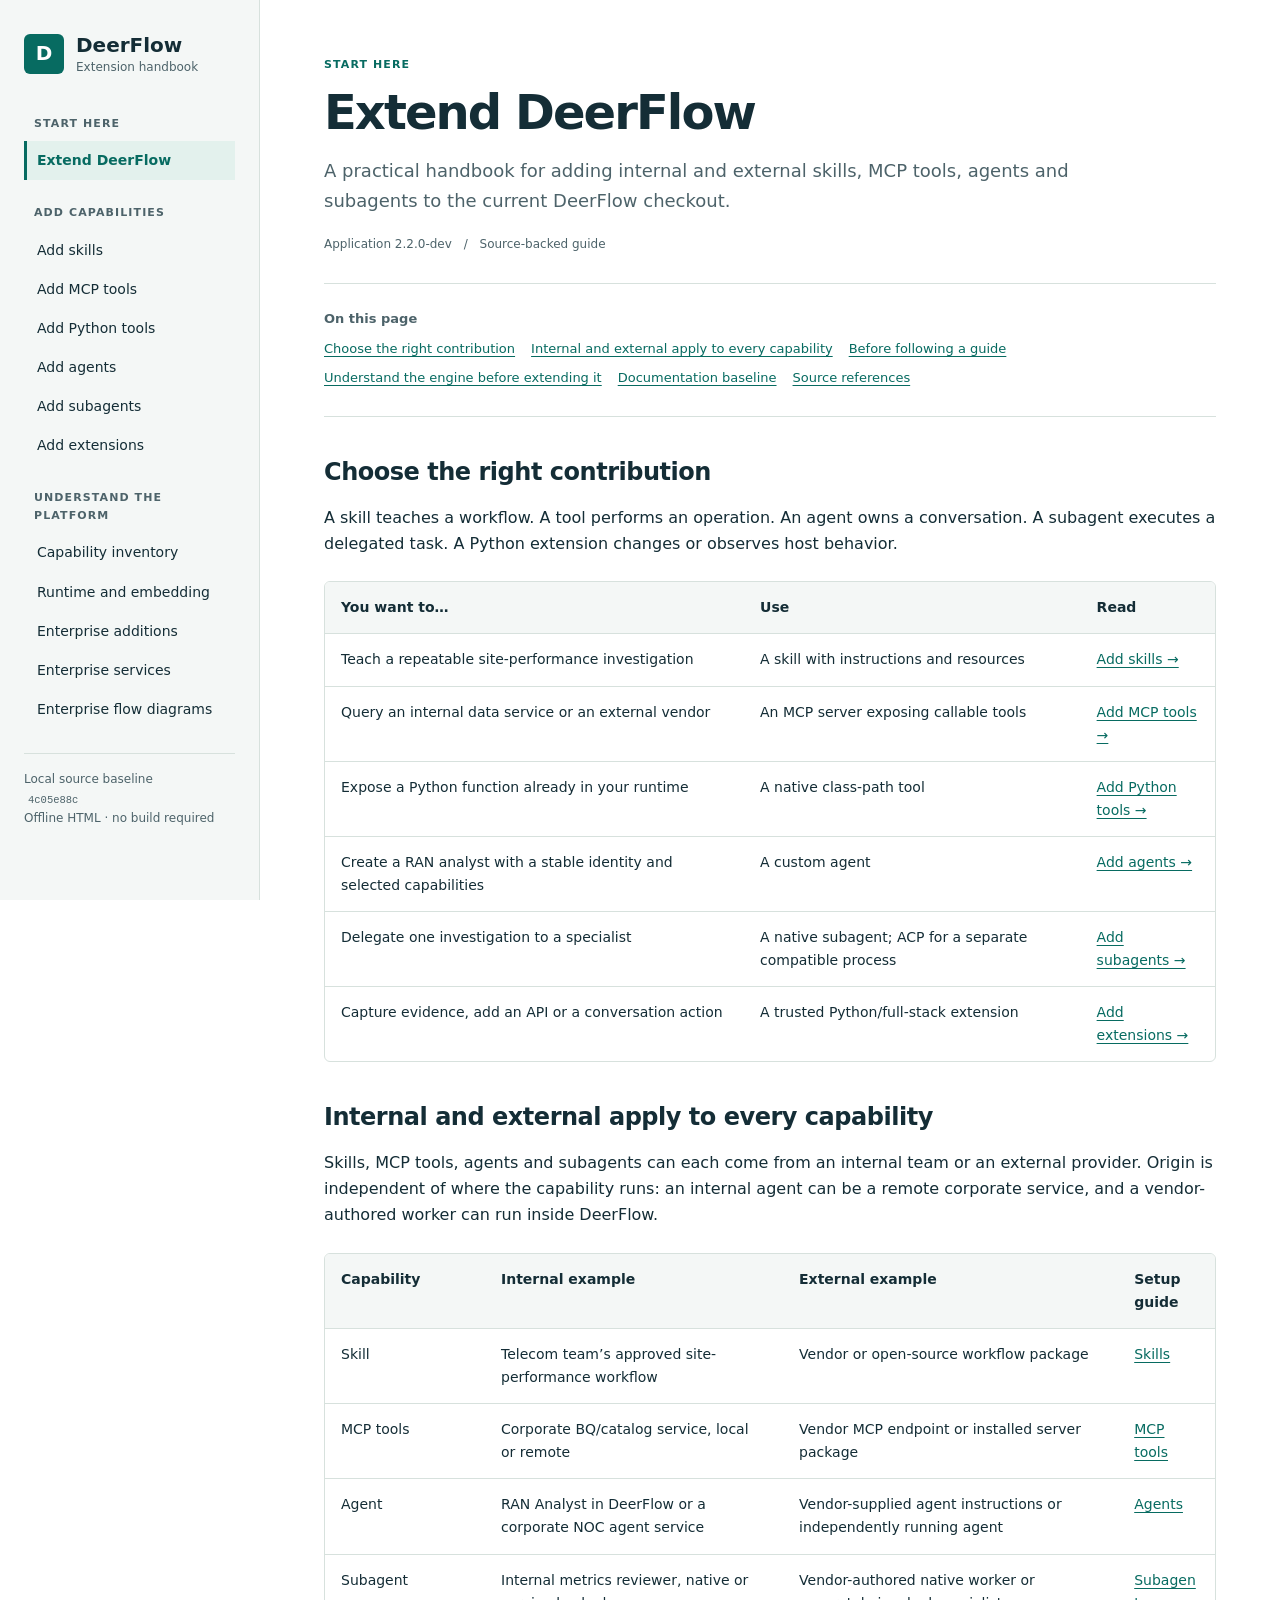
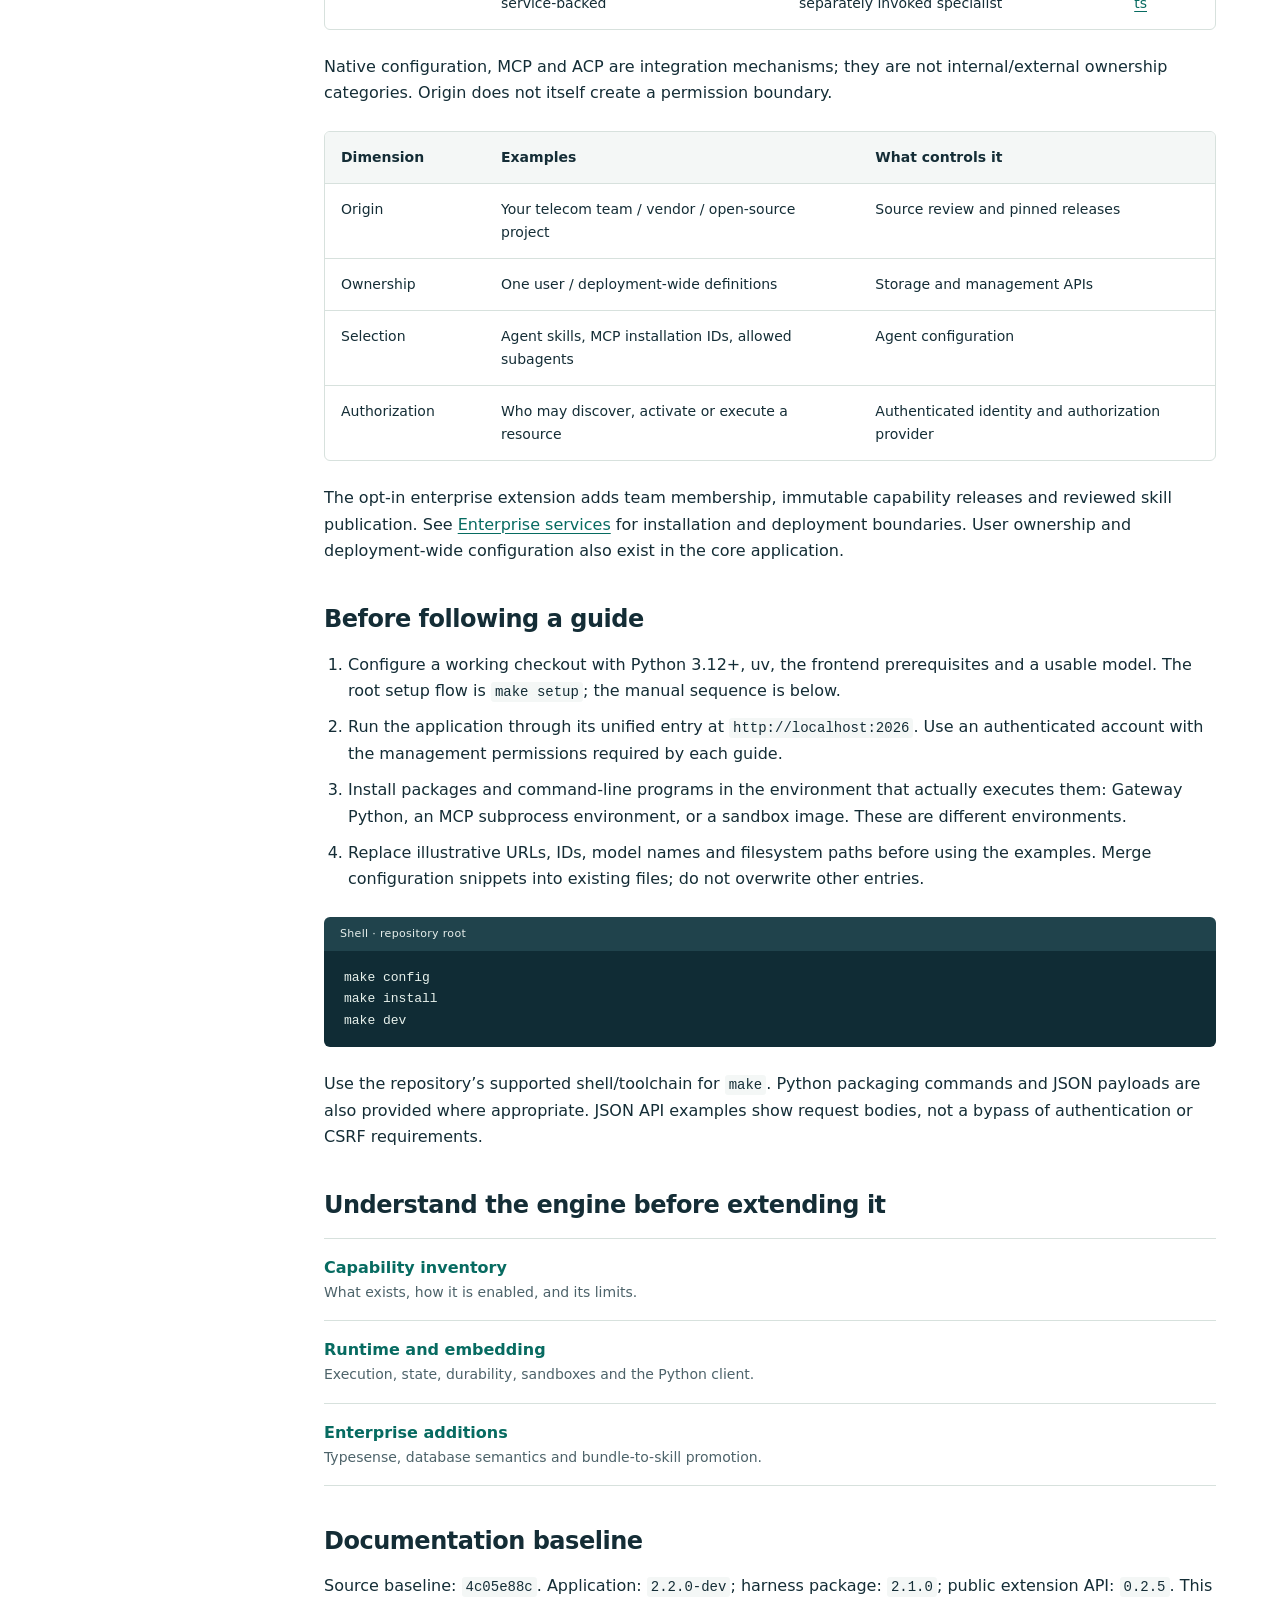
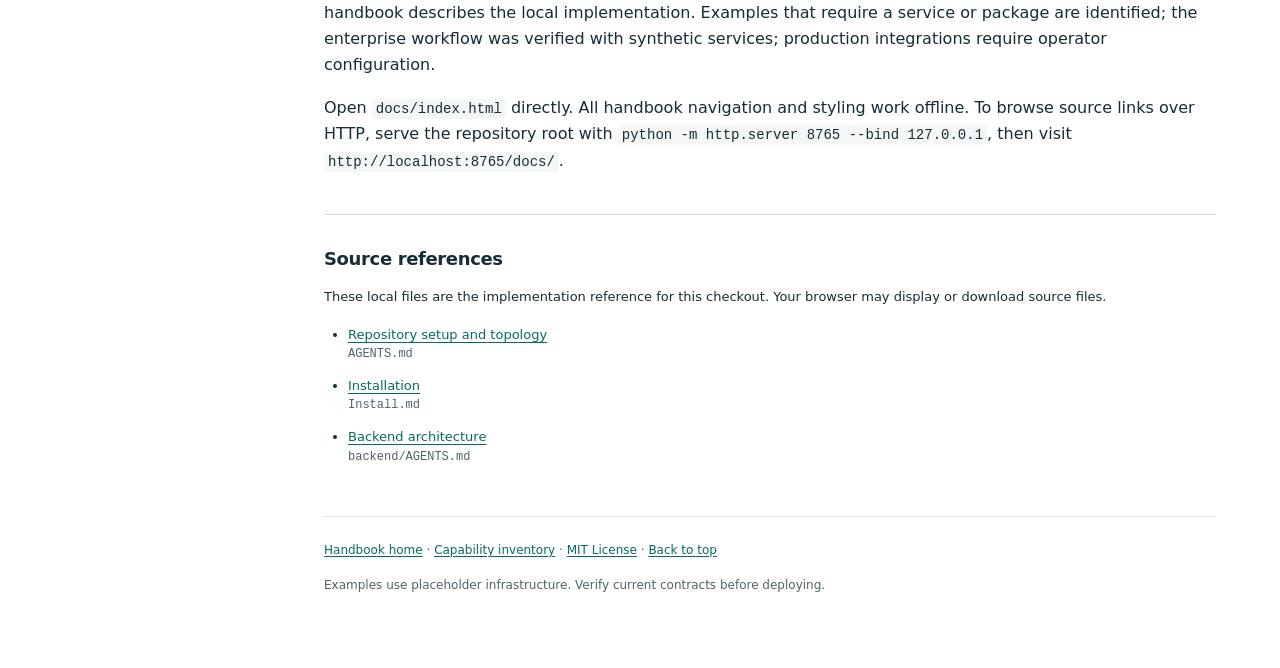
<file: docs/index.html>
<!doctype html>
<html lang="en">
<head>
  <meta charset="utf-8">
  <meta name="viewport" content="width=device-width, initial-scale=1">
  <meta name="description" content="A practical handbook for adding internal and external skills, MCP tools, agents and subagents to the current DeerFlow checkout.">
  <title>Extend DeerFlow · DeerFlow handbook</title>
  <link rel="icon" href="assets/guide-icon.svg" type="image/svg+xml">
  <link rel="stylesheet" href="assets/guide.css">
</head>
<body>
  <a class="skip-link" href="#main">Skip to content</a>
  <aside class="sidebar">
    <a class="brand" href="index.html"><span class="brand-mark" aria-hidden="true">D</span><span>DeerFlow<span class="brand-sub">Extension handbook</span></span></a>
    <nav aria-label="Handbook navigation"><div class="nav-group"><p>Start here</p><a href="index.html" aria-current="page">Extend DeerFlow</a></div><div class="nav-group"><p>Add capabilities</p><a href="adding-skills.html">Add skills</a><a href="adding-mcp-tools.html">Add MCP tools</a><a href="adding-tools.html">Add Python tools</a><a href="adding-agents.html">Add agents</a><a href="adding-subagents.html">Add subagents</a><a href="adding-extensions.html">Add extensions</a></div><div class="nav-group"><p>Understand the platform</p><a href="capabilities.html">Capability inventory</a><a href="capabilities-runtime.html">Runtime and embedding</a><a href="enterprise-fit.html">Enterprise additions</a><a href="enterprise-services.html">Enterprise services</a><a href="enterprise-flow.html">Enterprise flow diagrams</a></div></nav>
    <div class="sidebar-meta">Local source baseline<br><code>4c05e88c</code><br>Offline HTML · no build required</div>
  </aside>
  <main id="main" tabindex="-1">
    <header class="page-header"><p class="eyebrow">Start here</p><h1>Extend DeerFlow</h1><p class="lede">A practical handbook for adding internal and external skills, MCP tools, agents and subagents to the current DeerFlow checkout.</p><div class="baseline">Application 2.2.0-dev <span aria-hidden="true">/</span> Source-backed guide</div></header>
    <nav class="toc" aria-label="On this page"><span>On this page</span><a href="#choose">Choose the right contribution</a><a href="#origins">Internal and external apply to every capability</a><a href="#setup">Before following a guide</a><a href="#capabilities">Understand the engine before extending it</a><a href="#baseline">Documentation baseline</a><a href="#sources">Source references</a></nav>
    <article><section id="choose"><h2>Choose the right contribution</h2><p>A skill teaches a workflow. A tool performs an operation. An agent owns a conversation. A subagent executes a delegated task. A Python extension changes or observes host behavior.</p><div class="table-wrap" tabindex="0" role="region" aria-label="Reference table"><table><thead><tr><th scope="col">You want to…</th><th scope="col">Use</th><th scope="col">Read</th></tr></thead><tbody><tr><td>Teach a repeatable site-performance investigation</td><td>A skill with instructions and resources</td><td><a href="adding-skills.html">Add skills →</a></td></tr><tr><td>Query an internal data service or an external vendor</td><td>An MCP server exposing callable tools</td><td><a href="adding-mcp-tools.html">Add MCP tools →</a></td></tr><tr><td>Expose a Python function already in your runtime</td><td>A native class-path tool</td><td><a href="adding-tools.html">Add Python tools →</a></td></tr><tr><td>Create a RAN analyst with a stable identity and selected capabilities</td><td>A custom agent</td><td><a href="adding-agents.html">Add agents →</a></td></tr><tr><td>Delegate one investigation to a specialist</td><td>A native subagent; ACP for a separate compatible process</td><td><a href="adding-subagents.html">Add subagents →</a></td></tr><tr><td>Capture evidence, add an API or a conversation action</td><td>A trusted Python/full-stack extension</td><td><a href="adding-extensions.html">Add extensions →</a></td></tr></tbody></table></div></section><section id="origins"><h2>Internal and external apply to every capability</h2><p>Skills, MCP tools, agents and subagents can each come from an internal team or an external provider. Origin is independent of where the capability runs: an internal agent can be a remote corporate service, and a vendor-authored worker can run inside DeerFlow.</p><div class="table-wrap" tabindex="0" role="region" aria-label="Reference table"><table><thead><tr><th scope="col">Capability</th><th scope="col">Internal example</th><th scope="col">External example</th><th scope="col">Setup guide</th></tr></thead><tbody><tr><td>Skill</td><td>Telecom team’s approved site-performance workflow</td><td>Vendor or open-source workflow package</td><td><a href="adding-skills.html">Skills</a></td></tr><tr><td>MCP tools</td><td>Corporate BQ/catalog service, local or remote</td><td>Vendor MCP endpoint or installed server package</td><td><a href="adding-mcp-tools.html#origins">MCP tools</a></td></tr><tr><td>Agent</td><td>RAN Analyst in DeerFlow or a corporate NOC agent service</td><td>Vendor-supplied agent instructions or independently running agent</td><td><a href="adding-agents.html#origins">Agents</a></td></tr><tr><td>Subagent</td><td>Internal metrics reviewer, native or service-backed</td><td>Vendor-authored native worker or separately invoked specialist</td><td><a href="adding-subagents.html#origins">Subagents</a></td></tr></tbody></table></div><p>Native configuration, MCP and ACP are integration mechanisms; they are not internal/external ownership categories. Origin does not itself create a permission boundary.</p><div class="table-wrap" tabindex="0" role="region" aria-label="Reference table"><table><thead><tr><th scope="col">Dimension</th><th scope="col">Examples</th><th scope="col">What controls it</th></tr></thead><tbody><tr><td>Origin</td><td>Your telecom team / vendor / open-source project</td><td>Source review and pinned releases</td></tr><tr><td>Ownership</td><td>One user / deployment-wide definitions</td><td>Storage and management APIs</td></tr><tr><td>Selection</td><td>Agent skills, MCP installation IDs, allowed subagents</td><td>Agent configuration</td></tr><tr><td>Authorization</td><td>Who may discover, activate or execute a resource</td><td>Authenticated identity and authorization provider</td></tr></tbody></table></div><p>The opt-in enterprise extension adds team membership, immutable capability releases and reviewed skill publication. See <a href="enterprise-services.html">Enterprise services</a> for installation and deployment boundaries. User ownership and deployment-wide configuration also exist in the core application.</p></section>
     <section id="setup"><h2>Before following a guide</h2><ol><li>Configure a working checkout with Python 3.12+, uv, the frontend prerequisites and a usable model. The root setup flow is <code>make setup</code>; the manual sequence is below.</li><li>Run the application through its unified entry at <code>http://localhost:2026</code>. Use an authenticated account with the management permissions required by each guide.</li><li>Install packages and command-line programs in the environment that actually executes them: Gateway Python, an MCP subprocess environment, or a sandbox image. These are different environments.</li><li>Replace illustrative URLs, IDs, model names and filesystem paths before using the examples. Merge configuration snippets into existing files; do not overwrite other entries.</li></ol><div class="code-label">Shell · repository root</div><pre tabindex="0" role="region" aria-label="Code example"><code data-language="Shell · repository root">make config
make install
make dev</code></pre><p>Use the repository’s supported shell/toolchain for <code>make</code>. Python packaging commands and JSON payloads are also provided where appropriate. JSON API examples show request bodies, not a bypass of authentication or CSRF requirements.</p></section>
     <section id="capabilities"><h2>Understand the engine before extending it</h2><div class="reading-list"><a href="capabilities.html"><strong>Capability inventory</strong><span>What exists, how it is enabled, and its limits.</span></a><a href="capabilities-runtime.html"><strong>Runtime and embedding</strong><span>Execution, state, durability, sandboxes and the Python client.</span></a><a href="enterprise-fit.html"><strong>Enterprise additions</strong><span>Typesense, database semantics and bundle-to-skill promotion.</span></a></div></section>
     <section id="baseline"><h2>Documentation baseline</h2><p>Source baseline: <code>4c05e88c</code>. Application: <code>2.2.0-dev</code>; harness package: <code>2.1.0</code>; public extension API: <code>0.2.5</code>. This handbook describes the local implementation. Examples that require a service or package are identified; the enterprise workflow was verified with synthetic services; production integrations require operator configuration.</p><p>Open <code>docs/index.html</code> directly. All handbook navigation and styling work offline. To browse source links over HTTP, serve the repository root with <code>python -m http.server 8765 --bind 127.0.0.1</code>, then visit <code>http://localhost:8765/docs/</code>.</p></section><section id="sources" class="sources"><h2>Source references</h2><p>These local files are the implementation reference for this checkout. Your browser may display or download source files.</p><ul><li><a href="../AGENTS.md">Repository setup and topology</a> <span class="source-path">AGENTS.md</span></li><li><a href="../Install.md">Installation</a> <span class="source-path">Install.md</span></li><li><a href="../backend/AGENTS.md">Backend architecture</a> <span class="source-path">backend/AGENTS.md</span></li></ul></section></article>
    <footer><p><a href="index.html">Handbook home</a> · <a href="capabilities.html">Capability inventory</a> · <a href="LICENSE">MIT License</a> · <a href="#main">Back to top</a></p><p>Examples use placeholder infrastructure. Verify current contracts before deploying.</p></footer>
  </main>
</body>
</html>
</file>
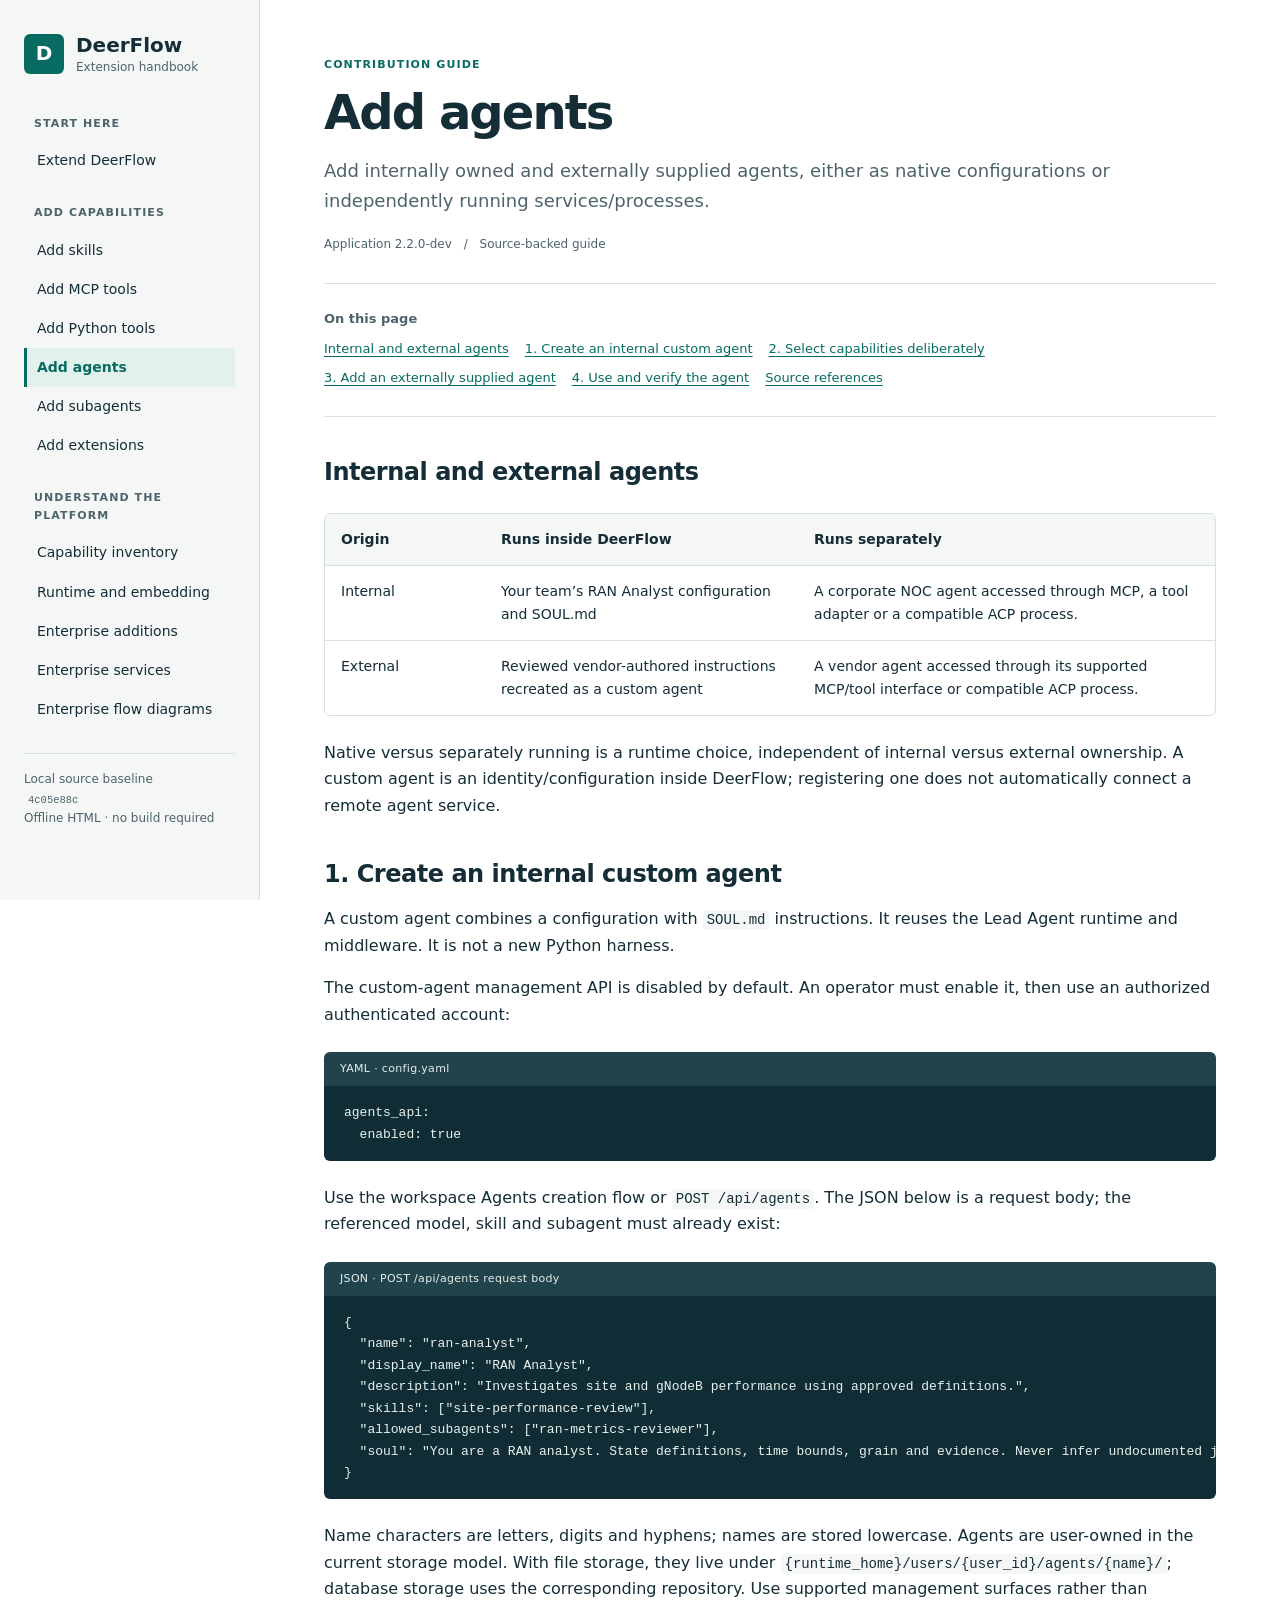
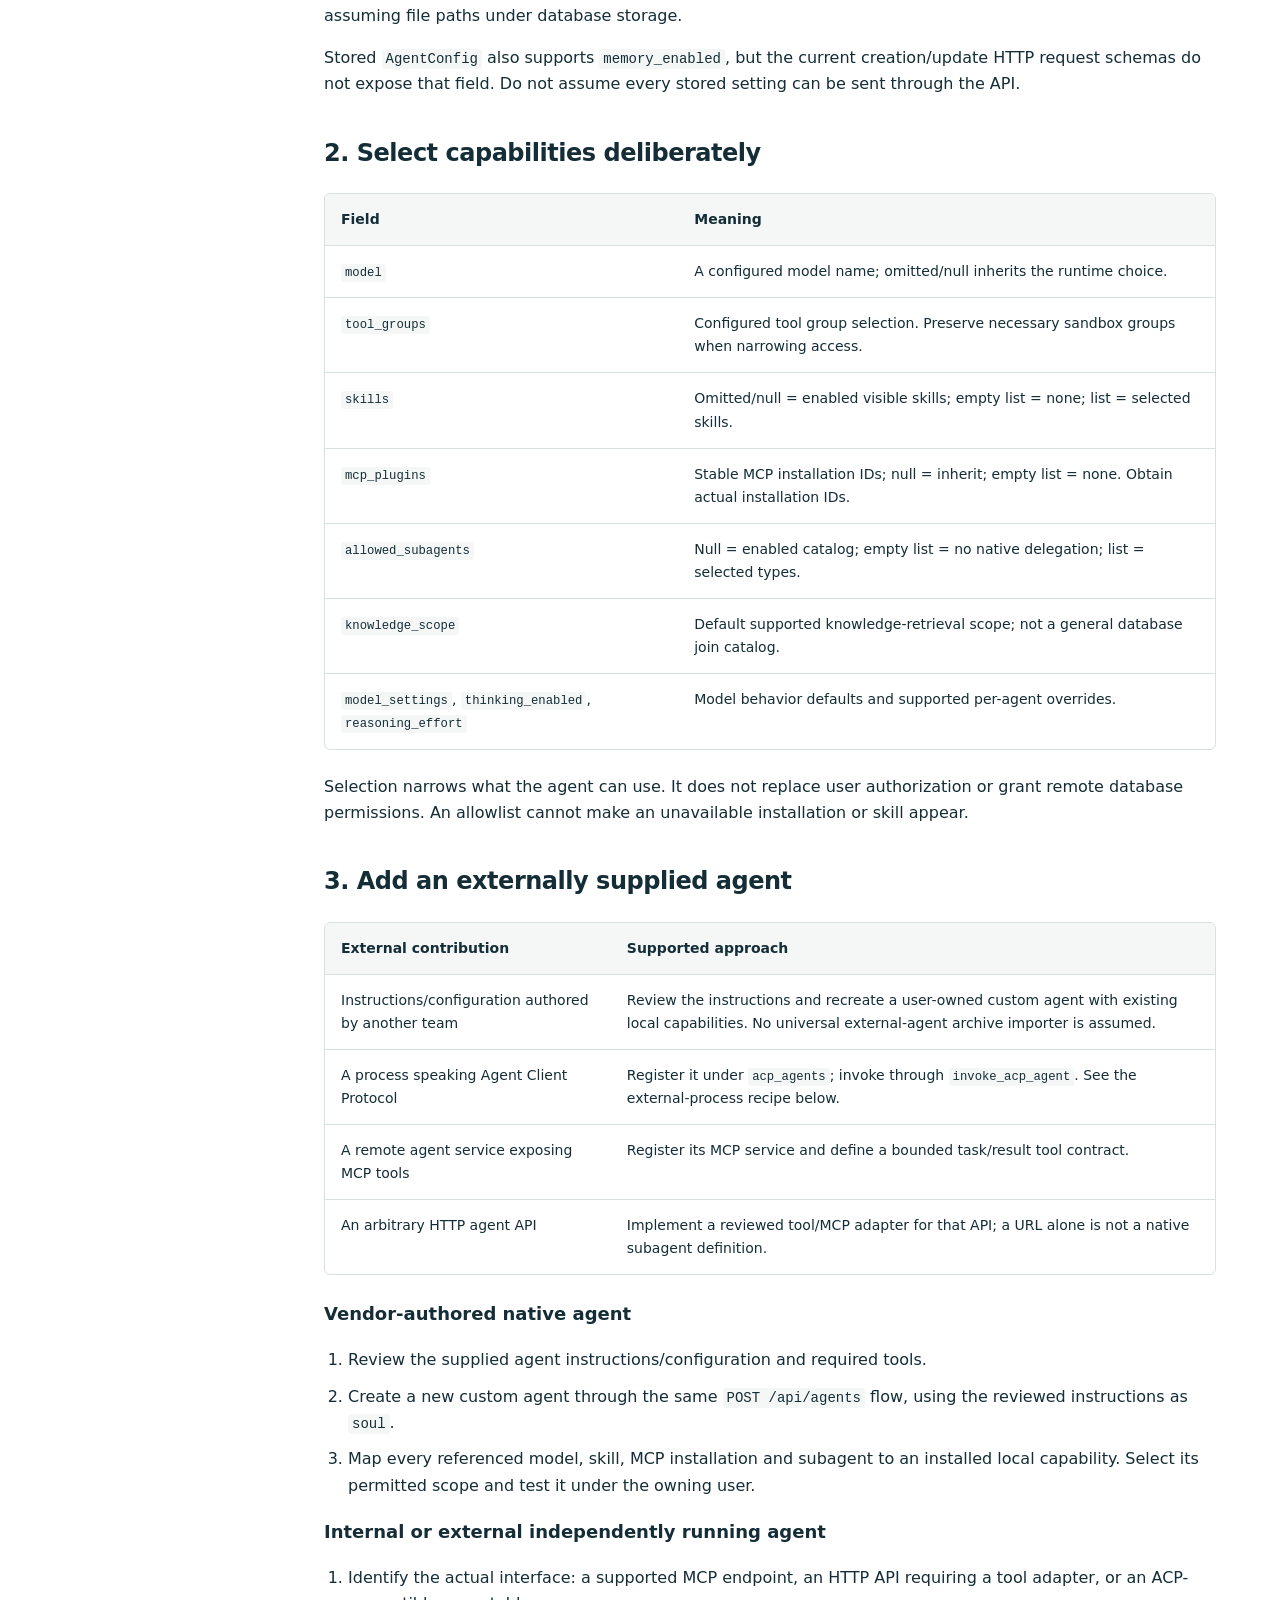
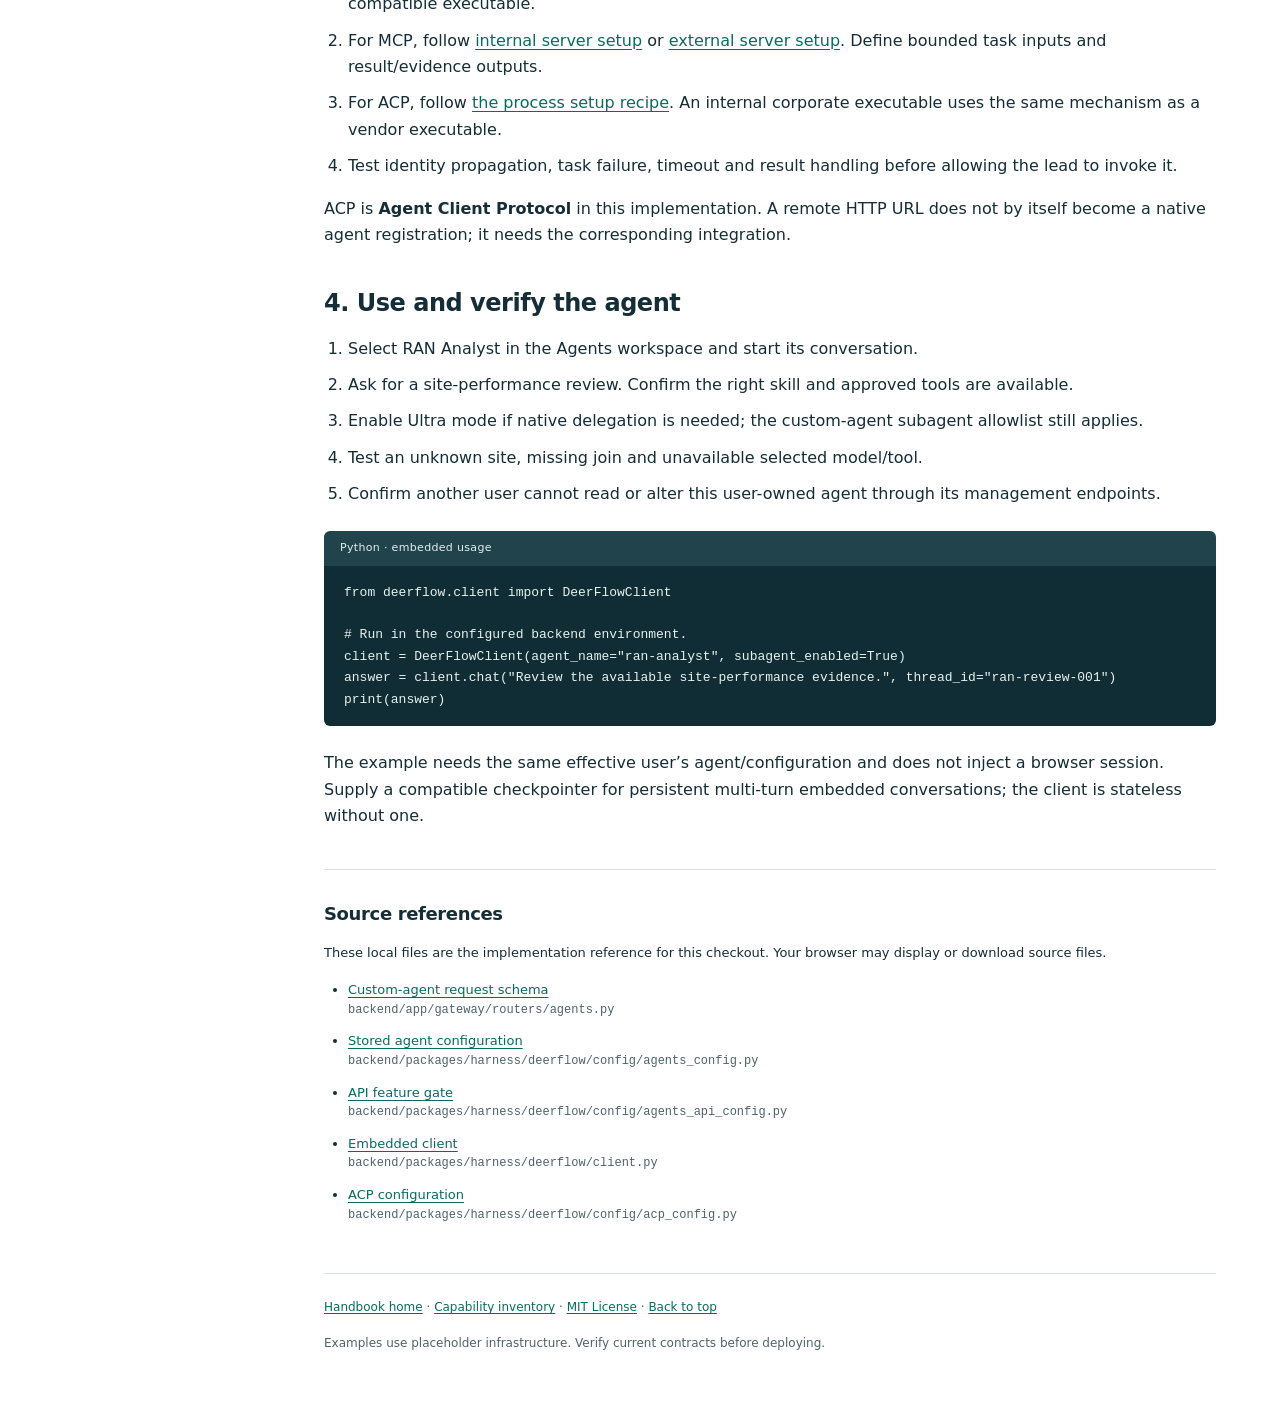
<file: docs/adding-agents.html>
<!doctype html>
<html lang="en">
<head>
  <meta charset="utf-8">
  <meta name="viewport" content="width=device-width, initial-scale=1">
  <meta name="description" content="Add internally owned and externally supplied agents, either as native configurations or independently running services/processes.">
  <title>Add agents · DeerFlow handbook</title>
  <link rel="icon" href="assets/guide-icon.svg" type="image/svg+xml">
  <link rel="stylesheet" href="assets/guide.css">
</head>
<body>
  <a class="skip-link" href="#main">Skip to content</a>
  <aside class="sidebar">
    <a class="brand" href="index.html"><span class="brand-mark" aria-hidden="true">D</span><span>DeerFlow<span class="brand-sub">Extension handbook</span></span></a>
    <nav aria-label="Handbook navigation"><div class="nav-group"><p>Start here</p><a href="index.html">Extend DeerFlow</a></div><div class="nav-group"><p>Add capabilities</p><a href="adding-skills.html">Add skills</a><a href="adding-mcp-tools.html">Add MCP tools</a><a href="adding-tools.html">Add Python tools</a><a href="adding-agents.html" aria-current="page">Add agents</a><a href="adding-subagents.html">Add subagents</a><a href="adding-extensions.html">Add extensions</a></div><div class="nav-group"><p>Understand the platform</p><a href="capabilities.html">Capability inventory</a><a href="capabilities-runtime.html">Runtime and embedding</a><a href="enterprise-fit.html">Enterprise additions</a><a href="enterprise-services.html">Enterprise services</a><a href="enterprise-flow.html">Enterprise flow diagrams</a></div></nav>
    <div class="sidebar-meta">Local source baseline<br><code>4c05e88c</code><br>Offline HTML · no build required</div>
  </aside>
  <main id="main" tabindex="-1">
    <header class="page-header"><p class="eyebrow">Contribution guide</p><h1>Add agents</h1><p class="lede">Add internally owned and externally supplied agents, either as native configurations or independently running services/processes.</p><div class="baseline">Application 2.2.0-dev <span aria-hidden="true">/</span> Source-backed guide</div></header>
    <nav class="toc" aria-label="On this page"><span>On this page</span><a href="#origins">Internal and external agents</a><a href="#internal">1. Create an internal custom agent</a><a href="#selection">2. Select capabilities deliberately</a><a href="#external">3. Add an externally supplied agent</a><a href="#use">4. Use and verify the agent</a><a href="#sources">Source references</a></nav>
    <article><section id="origins"><h2>Internal and external agents</h2><div class="table-wrap" tabindex="0" role="region" aria-label="Reference table"><table><thead><tr><th scope="col">Origin</th><th scope="col">Runs inside DeerFlow</th><th scope="col">Runs separately</th></tr></thead><tbody><tr><td>Internal</td><td>Your team’s RAN Analyst configuration and SOUL.md</td><td>A corporate NOC agent accessed through MCP, a tool adapter or a compatible ACP process.</td></tr><tr><td>External</td><td>Reviewed vendor-authored instructions recreated as a custom agent</td><td>A vendor agent accessed through its supported MCP/tool interface or compatible ACP process.</td></tr></tbody></table></div><p>Native versus separately running is a runtime choice, independent of internal versus external ownership. A custom agent is an identity/configuration inside DeerFlow; registering one does not automatically connect a remote agent service.</p></section>
     <section id="internal"><h2>1. Create an internal custom agent</h2><p>A custom agent combines a configuration with <code>SOUL.md</code> instructions. It reuses the Lead Agent runtime and middleware. It is not a new Python harness.</p><p>The custom-agent management API is disabled by default. An operator must enable it, then use an authorized authenticated account:</p><div class="code-label">YAML · config.yaml</div><pre tabindex="0" role="region" aria-label="Code example"><code data-language="YAML · config.yaml">agents_api:
  enabled: true</code></pre><p>Use the workspace Agents creation flow or <code>POST /api/agents</code>. The JSON below is a request body; the referenced model, skill and subagent must already exist:</p><div class="code-label">JSON · POST /api/agents request body</div><pre tabindex="0" role="region" aria-label="Code example"><code data-language="JSON · POST /api/agents request body">{
  &quot;name&quot;: &quot;ran-analyst&quot;,
  &quot;display_name&quot;: &quot;RAN Analyst&quot;,
  &quot;description&quot;: &quot;Investigates site and gNodeB performance using approved definitions.&quot;,
  &quot;skills&quot;: [&quot;site-performance-review&quot;],
  &quot;allowed_subagents&quot;: [&quot;ran-metrics-reviewer&quot;],
  &quot;soul&quot;: &quot;You are a RAN analyst. State definitions, time bounds, grain and evidence. Never infer undocumented joins.&quot;
}</code></pre><p>Name characters are letters, digits and hyphens; names are stored lowercase. Agents are user-owned in the current storage model. With file storage, they live under <code>{runtime_home}/users/{user_id}/agents/{name}/</code>; database storage uses the corresponding repository. Use supported management surfaces rather than assuming file paths under database storage.</p><p>Stored <code>AgentConfig</code> also supports <code>memory_enabled</code>, but the current creation/update HTTP request schemas do not expose that field. Do not assume every stored setting can be sent through the API.</p></section>
     <section id="selection"><h2>2. Select capabilities deliberately</h2><div class="table-wrap" tabindex="0" role="region" aria-label="Reference table"><table><thead><tr><th scope="col">Field</th><th scope="col">Meaning</th></tr></thead><tbody><tr><td><code>model</code></td><td>A configured model name; omitted/null inherits the runtime choice.</td></tr><tr><td><code>tool_groups</code></td><td>Configured tool group selection. Preserve necessary sandbox groups when narrowing access.</td></tr><tr><td><code>skills</code></td><td>Omitted/null = enabled visible skills; empty list = none; list = selected skills.</td></tr><tr><td><code>mcp_plugins</code></td><td>Stable MCP installation IDs; null = inherit; empty list = none. Obtain actual installation IDs.</td></tr><tr><td><code>allowed_subagents</code></td><td>Null = enabled catalog; empty list = no native delegation; list = selected types.</td></tr><tr><td><code>knowledge_scope</code></td><td>Default supported knowledge-retrieval scope; not a general database join catalog.</td></tr><tr><td><code>model_settings</code>, <code>thinking_enabled</code>, <code>reasoning_effort</code></td><td>Model behavior defaults and supported per-agent overrides.</td></tr></tbody></table></div><p>Selection narrows what the agent can use. It does not replace user authorization or grant remote database permissions. An allowlist cannot make an unavailable installation or skill appear.</p></section>
     <section id="external"><h2>3. Add an externally supplied agent</h2><div class="table-wrap" tabindex="0" role="region" aria-label="Reference table"><table><thead><tr><th scope="col">External contribution</th><th scope="col">Supported approach</th></tr></thead><tbody><tr><td>Instructions/configuration authored by another team</td><td>Review the instructions and recreate a user-owned custom agent with existing local capabilities. No universal external-agent archive importer is assumed.</td></tr><tr><td>A process speaking Agent Client Protocol</td><td>Register it under <code>acp_agents</code>; invoke through <code>invoke_acp_agent</code>. See the external-process recipe below.</td></tr><tr><td>A remote agent service exposing MCP tools</td><td>Register its MCP service and define a bounded task/result tool contract.</td></tr><tr><td>An arbitrary HTTP agent API</td><td>Implement a reviewed tool/MCP adapter for that API; a URL alone is not a native subagent definition.</td></tr></tbody></table></div><h3>Vendor-authored native agent</h3><ol><li>Review the supplied agent instructions/configuration and required tools.</li><li>Create a new custom agent through the same <code>POST /api/agents</code> flow, using the reviewed instructions as <code>soul</code>.</li><li>Map every referenced model, skill, MCP installation and subagent to an installed local capability. Select its permitted scope and test it under the owning user.</li></ol><h3>Internal or external independently running agent</h3><ol><li>Identify the actual interface: a supported MCP endpoint, an HTTP API requiring a tool adapter, or an ACP-compatible executable.</li><li>For MCP, follow <a href="adding-mcp-tools.html#connect">internal server setup</a> or <a href="adding-mcp-tools.html#external">external server setup</a>. Define bounded task inputs and result/evidence outputs.</li><li>For ACP, follow <a href="adding-subagents.html#external">the process setup recipe</a>. An internal corporate executable uses the same mechanism as a vendor executable.</li><li>Test identity propagation, task failure, timeout and result handling before allowing the lead to invoke it.</li></ol><p>ACP is <strong>Agent Client Protocol</strong> in this implementation. A remote HTTP URL does not by itself become a native agent registration; it needs the corresponding integration.</p></section>
     <section id="use"><h2>4. Use and verify the agent</h2><ol><li>Select RAN Analyst in the Agents workspace and start its conversation.</li><li>Ask for a site-performance review. Confirm the right skill and approved tools are available.</li><li>Enable Ultra mode if native delegation is needed; the custom-agent subagent allowlist still applies.</li><li>Test an unknown site, missing join and unavailable selected model/tool.</li><li>Confirm another user cannot read or alter this user-owned agent through its management endpoints.</li></ol><div class="code-label">Python · embedded usage</div><pre tabindex="0" role="region" aria-label="Code example"><code data-language="Python · embedded usage">from deerflow.client import DeerFlowClient

# Run in the configured backend environment.
client = DeerFlowClient(agent_name=&quot;ran-analyst&quot;, subagent_enabled=True)
answer = client.chat(&quot;Review the available site-performance evidence.&quot;, thread_id=&quot;ran-review-001&quot;)
print(answer)</code></pre><p>The example needs the same effective user’s agent/configuration and does not inject a browser session. Supply a compatible checkpointer for persistent multi-turn embedded conversations; the client is stateless without one.</p></section><section id="sources" class="sources"><h2>Source references</h2><p>These local files are the implementation reference for this checkout. Your browser may display or download source files.</p><ul><li><a href="../backend/app/gateway/routers/agents.py">Custom-agent request schema</a> <span class="source-path">backend/app/gateway/routers/agents.py</span></li><li><a href="../backend/packages/harness/deerflow/config/agents_config.py">Stored agent configuration</a> <span class="source-path">backend/packages/harness/deerflow/config/agents_config.py</span></li><li><a href="../backend/packages/harness/deerflow/config/agents_api_config.py">API feature gate</a> <span class="source-path">backend/packages/harness/deerflow/config/agents_api_config.py</span></li><li><a href="../backend/packages/harness/deerflow/client.py">Embedded client</a> <span class="source-path">backend/packages/harness/deerflow/client.py</span></li><li><a href="../backend/packages/harness/deerflow/config/acp_config.py">ACP configuration</a> <span class="source-path">backend/packages/harness/deerflow/config/acp_config.py</span></li></ul></section></article>
    <footer><p><a href="index.html">Handbook home</a> · <a href="capabilities.html">Capability inventory</a> · <a href="LICENSE">MIT License</a> · <a href="#main">Back to top</a></p><p>Examples use placeholder infrastructure. Verify current contracts before deploying.</p></footer>
  </main>
</body>
</html>
</file>
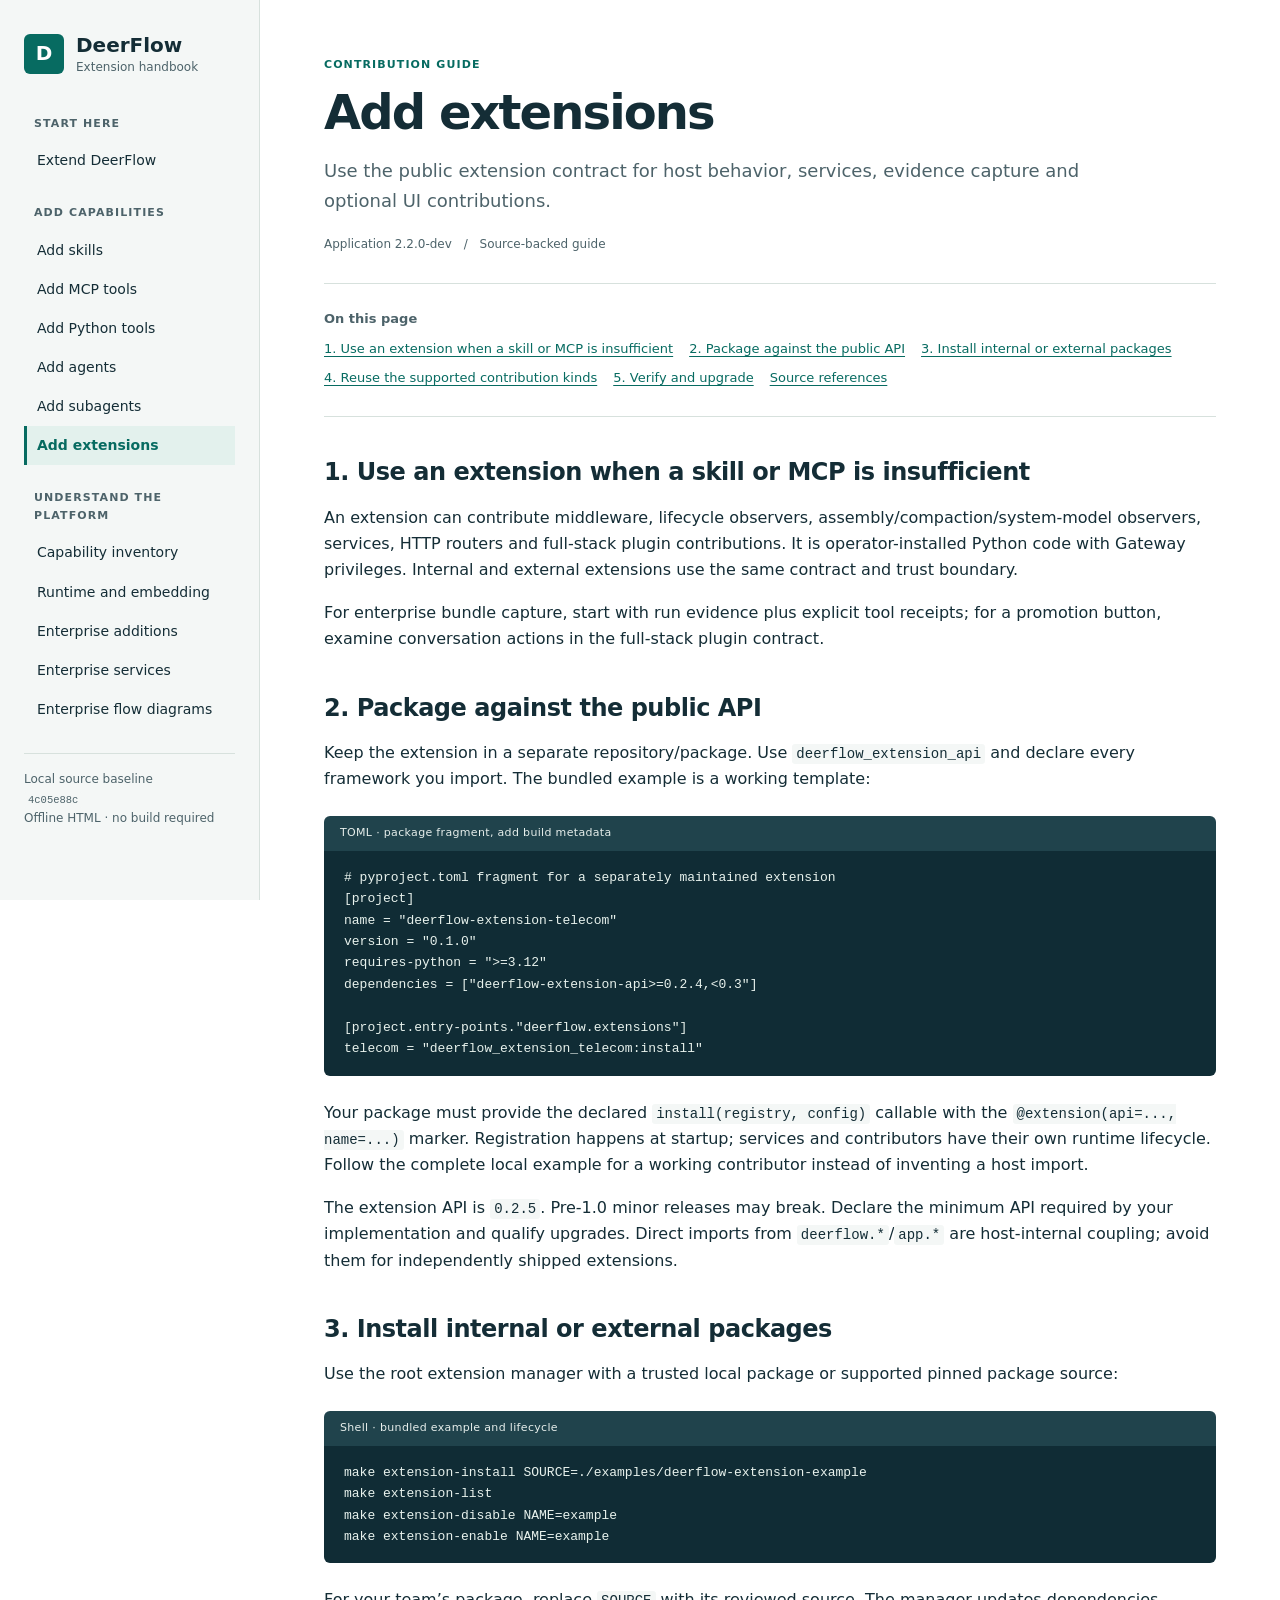
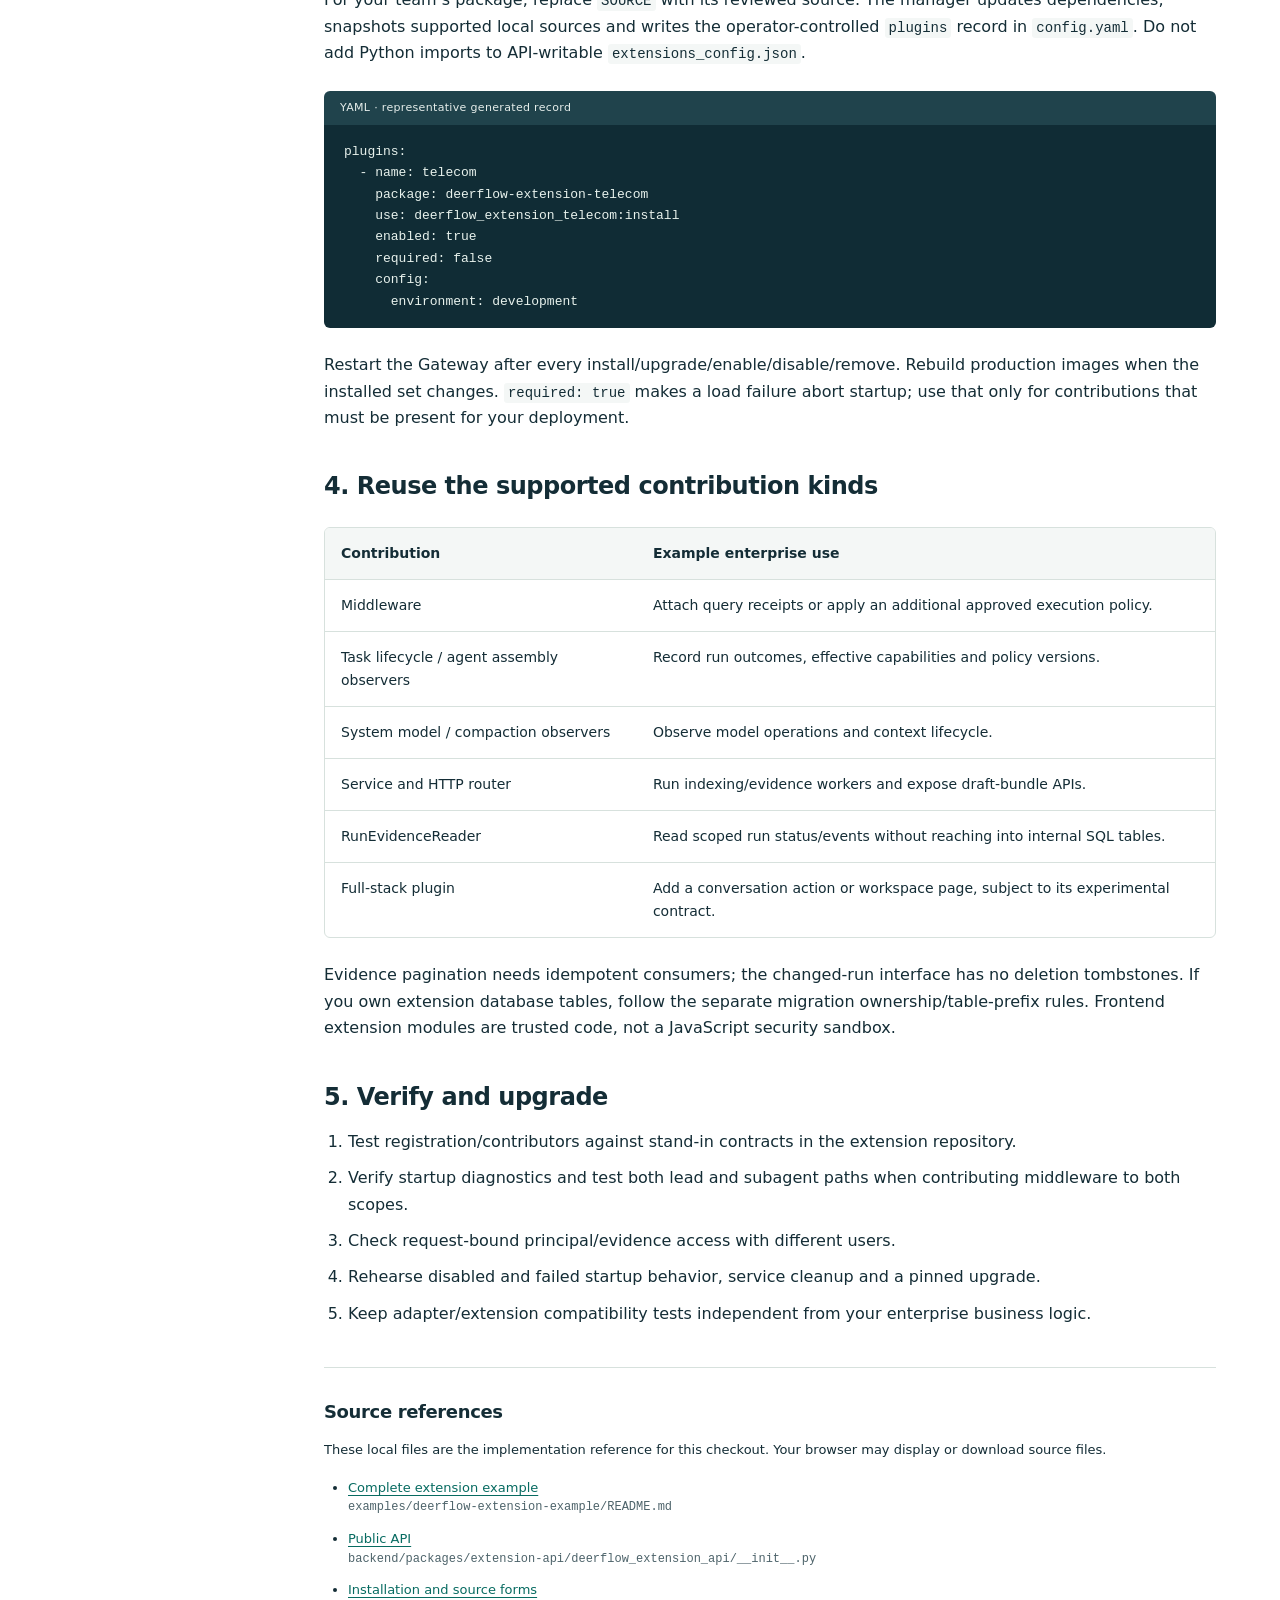
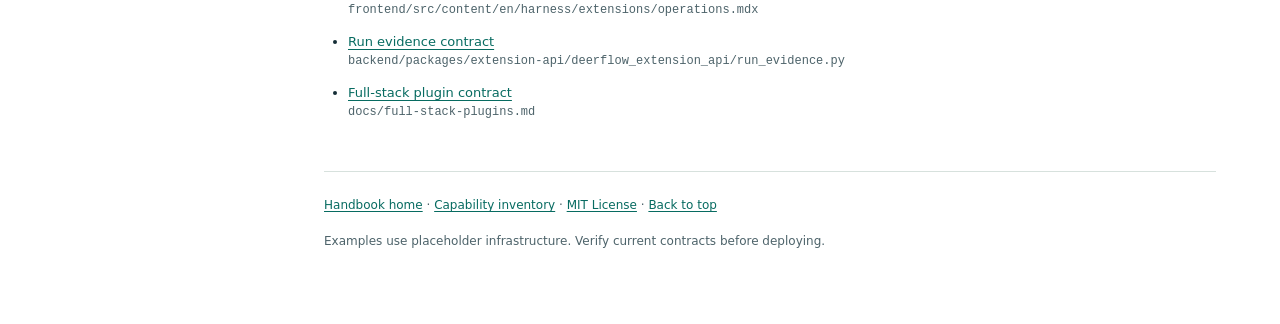
<file: docs/adding-extensions.html>
<!doctype html>
<html lang="en">
<head>
  <meta charset="utf-8">
  <meta name="viewport" content="width=device-width, initial-scale=1">
  <meta name="description" content="Use the public extension contract for host behavior, services, evidence capture and optional UI contributions.">
  <title>Add extensions · DeerFlow handbook</title>
  <link rel="icon" href="assets/guide-icon.svg" type="image/svg+xml">
  <link rel="stylesheet" href="assets/guide.css">
</head>
<body>
  <a class="skip-link" href="#main">Skip to content</a>
  <aside class="sidebar">
    <a class="brand" href="index.html"><span class="brand-mark" aria-hidden="true">D</span><span>DeerFlow<span class="brand-sub">Extension handbook</span></span></a>
    <nav aria-label="Handbook navigation"><div class="nav-group"><p>Start here</p><a href="index.html">Extend DeerFlow</a></div><div class="nav-group"><p>Add capabilities</p><a href="adding-skills.html">Add skills</a><a href="adding-mcp-tools.html">Add MCP tools</a><a href="adding-tools.html">Add Python tools</a><a href="adding-agents.html">Add agents</a><a href="adding-subagents.html">Add subagents</a><a href="adding-extensions.html" aria-current="page">Add extensions</a></div><div class="nav-group"><p>Understand the platform</p><a href="capabilities.html">Capability inventory</a><a href="capabilities-runtime.html">Runtime and embedding</a><a href="enterprise-fit.html">Enterprise additions</a><a href="enterprise-services.html">Enterprise services</a><a href="enterprise-flow.html">Enterprise flow diagrams</a></div></nav>
    <div class="sidebar-meta">Local source baseline<br><code>4c05e88c</code><br>Offline HTML · no build required</div>
  </aside>
  <main id="main" tabindex="-1">
    <header class="page-header"><p class="eyebrow">Contribution guide</p><h1>Add extensions</h1><p class="lede">Use the public extension contract for host behavior, services, evidence capture and optional UI contributions.</p><div class="baseline">Application 2.2.0-dev <span aria-hidden="true">/</span> Source-backed guide</div></header>
    <nav class="toc" aria-label="On this page"><span>On this page</span><a href="#choose">1. Use an extension when a skill or MCP is insufficient</a><a href="#package">2. Package against the public API</a><a href="#install">3. Install internal or external packages</a><a href="#contracts">4. Reuse the supported contribution kinds</a><a href="#verify">5. Verify and upgrade</a><a href="#sources">Source references</a></nav>
    <article><section id="choose"><h2>1. Use an extension when a skill or MCP is insufficient</h2><p>An extension can contribute middleware, lifecycle observers, assembly/compaction/system-model observers, services, HTTP routers and full-stack plugin contributions. It is operator-installed Python code with Gateway privileges. Internal and external extensions use the same contract and trust boundary.</p><p>For enterprise bundle capture, start with run evidence plus explicit tool receipts; for a promotion button, examine conversation actions in the full-stack plugin contract.</p></section>
     <section id="package"><h2>2. Package against the public API</h2><p>Keep the extension in a separate repository/package. Use <code>deerflow_extension_api</code> and declare every framework you import. The bundled example is a working template:</p><div class="code-label">TOML · package fragment, add build metadata</div><pre tabindex="0" role="region" aria-label="Code example"><code data-language="TOML · package fragment, add build metadata"># pyproject.toml fragment for a separately maintained extension
[project]
name = &quot;deerflow-extension-telecom&quot;
version = &quot;0.1.0&quot;
requires-python = &quot;&gt;=3.12&quot;
dependencies = [&quot;deerflow-extension-api&gt;=0.2.4,&lt;0.3&quot;]

[project.entry-points.&quot;deerflow.extensions&quot;]
telecom = &quot;deerflow_extension_telecom:install&quot;</code></pre><p>Your package must provide the declared <code>install(registry, config)</code> callable with the <code>@extension(api=..., name=...)</code> marker. Registration happens at startup; services and contributors have their own runtime lifecycle. Follow the complete local example for a working contributor instead of inventing a host import.</p><p>The extension API is <code>0.2.5</code>. Pre-1.0 minor releases may break. Declare the minimum API required by your implementation and qualify upgrades. Direct imports from <code>deerflow.*</code>/<code>app.*</code> are host-internal coupling; avoid them for independently shipped extensions.</p></section>
     <section id="install"><h2>3. Install internal or external packages</h2><p>Use the root extension manager with a trusted local package or supported pinned package source:</p><div class="code-label">Shell · bundled example and lifecycle</div><pre tabindex="0" role="region" aria-label="Code example"><code data-language="Shell · bundled example and lifecycle">make extension-install SOURCE=./examples/deerflow-extension-example
make extension-list
make extension-disable NAME=example
make extension-enable NAME=example</code></pre><p>For your team’s package, replace <code>SOURCE</code> with its reviewed source. The manager updates dependencies, snapshots supported local sources and writes the operator-controlled <code>plugins</code> record in <code>config.yaml</code>. Do not add Python imports to API-writable <code>extensions_config.json</code>.</p><div class="code-label">YAML · representative generated record</div><pre tabindex="0" role="region" aria-label="Code example"><code data-language="YAML · representative generated record">plugins:
  - name: telecom
    package: deerflow-extension-telecom
    use: deerflow_extension_telecom:install
    enabled: true
    required: false
    config:
      environment: development</code></pre><p>Restart the Gateway after every install/upgrade/enable/disable/remove. Rebuild production images when the installed set changes. <code>required: true</code> makes a load failure abort startup; use that only for contributions that must be present for your deployment.</p></section>
     <section id="contracts"><h2>4. Reuse the supported contribution kinds</h2><div class="table-wrap" tabindex="0" role="region" aria-label="Reference table"><table><thead><tr><th scope="col">Contribution</th><th scope="col">Example enterprise use</th></tr></thead><tbody><tr><td>Middleware</td><td>Attach query receipts or apply an additional approved execution policy.</td></tr><tr><td>Task lifecycle / agent assembly observers</td><td>Record run outcomes, effective capabilities and policy versions.</td></tr><tr><td>System model / compaction observers</td><td>Observe model operations and context lifecycle.</td></tr><tr><td>Service and HTTP router</td><td>Run indexing/evidence workers and expose draft-bundle APIs.</td></tr><tr><td>RunEvidenceReader</td><td>Read scoped run status/events without reaching into internal SQL tables.</td></tr><tr><td>Full-stack plugin</td><td>Add a conversation action or workspace page, subject to its experimental contract.</td></tr></tbody></table></div><p>Evidence pagination needs idempotent consumers; the changed-run interface has no deletion tombstones. If you own extension database tables, follow the separate migration ownership/table-prefix rules. Frontend extension modules are trusted code, not a JavaScript security sandbox.</p></section>
     <section id="verify"><h2>5. Verify and upgrade</h2><ol><li>Test registration/contributors against stand-in contracts in the extension repository.</li><li>Verify startup diagnostics and test both lead and subagent paths when contributing middleware to both scopes.</li><li>Check request-bound principal/evidence access with different users.</li><li>Rehearse disabled and failed startup behavior, service cleanup and a pinned upgrade.</li><li>Keep adapter/extension compatibility tests independent from your enterprise business logic.</li></ol></section><section id="sources" class="sources"><h2>Source references</h2><p>These local files are the implementation reference for this checkout. Your browser may display or download source files.</p><ul><li><a href="../examples/deerflow-extension-example/README.md">Complete extension example</a> <span class="source-path">examples/deerflow-extension-example/README.md</span></li><li><a href="../backend/packages/extension-api/deerflow_extension_api/__init__.py">Public API</a> <span class="source-path">backend/packages/extension-api/deerflow_extension_api/__init__.py</span></li><li><a href="../frontend/src/content/en/harness/extensions/operations.mdx">Installation and source forms</a> <span class="source-path">frontend/src/content/en/harness/extensions/operations.mdx</span></li><li><a href="../backend/packages/extension-api/deerflow_extension_api/run_evidence.py">Run evidence contract</a> <span class="source-path">backend/packages/extension-api/deerflow_extension_api/run_evidence.py</span></li><li><a href="../docs/full-stack-plugins.md">Full-stack plugin contract</a> <span class="source-path">docs/full-stack-plugins.md</span></li></ul></section></article>
    <footer><p><a href="index.html">Handbook home</a> · <a href="capabilities.html">Capability inventory</a> · <a href="LICENSE">MIT License</a> · <a href="#main">Back to top</a></p><p>Examples use placeholder infrastructure. Verify current contracts before deploying.</p></footer>
  </main>
</body>
</html>
</file>
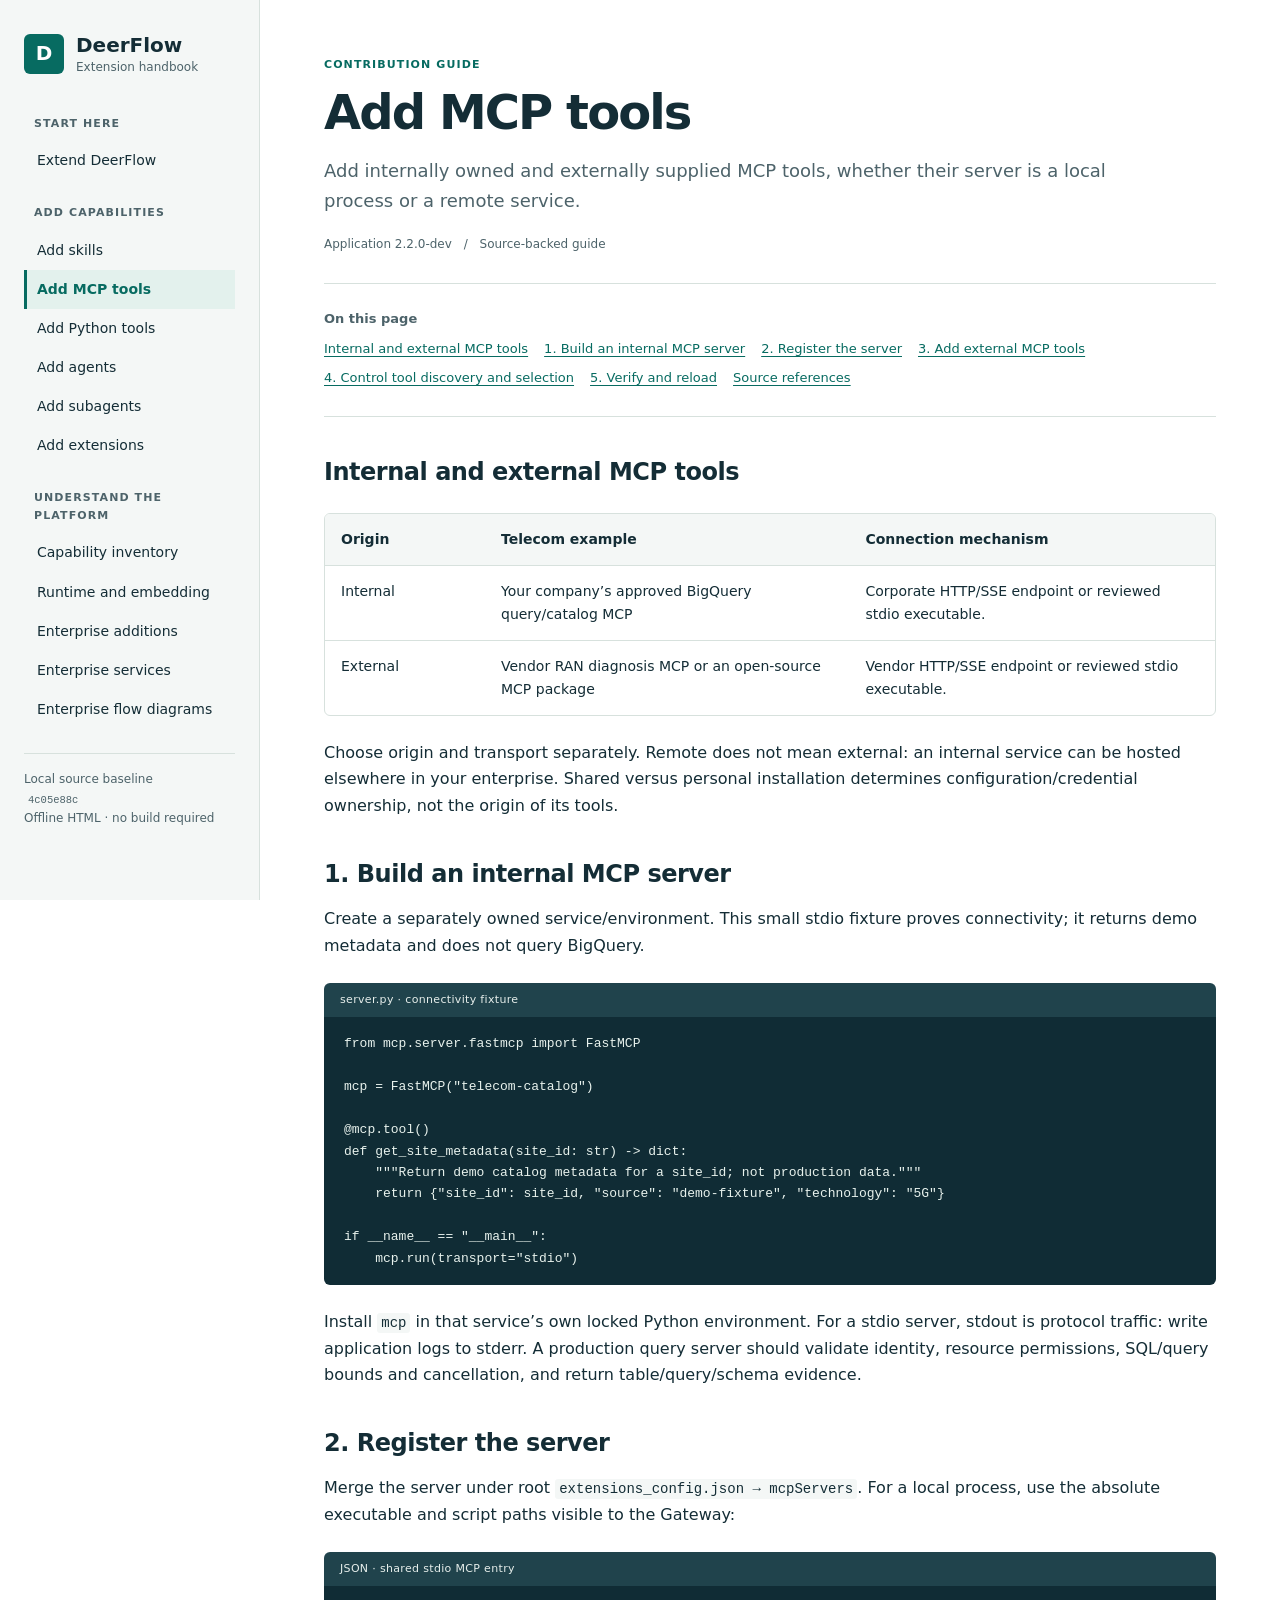
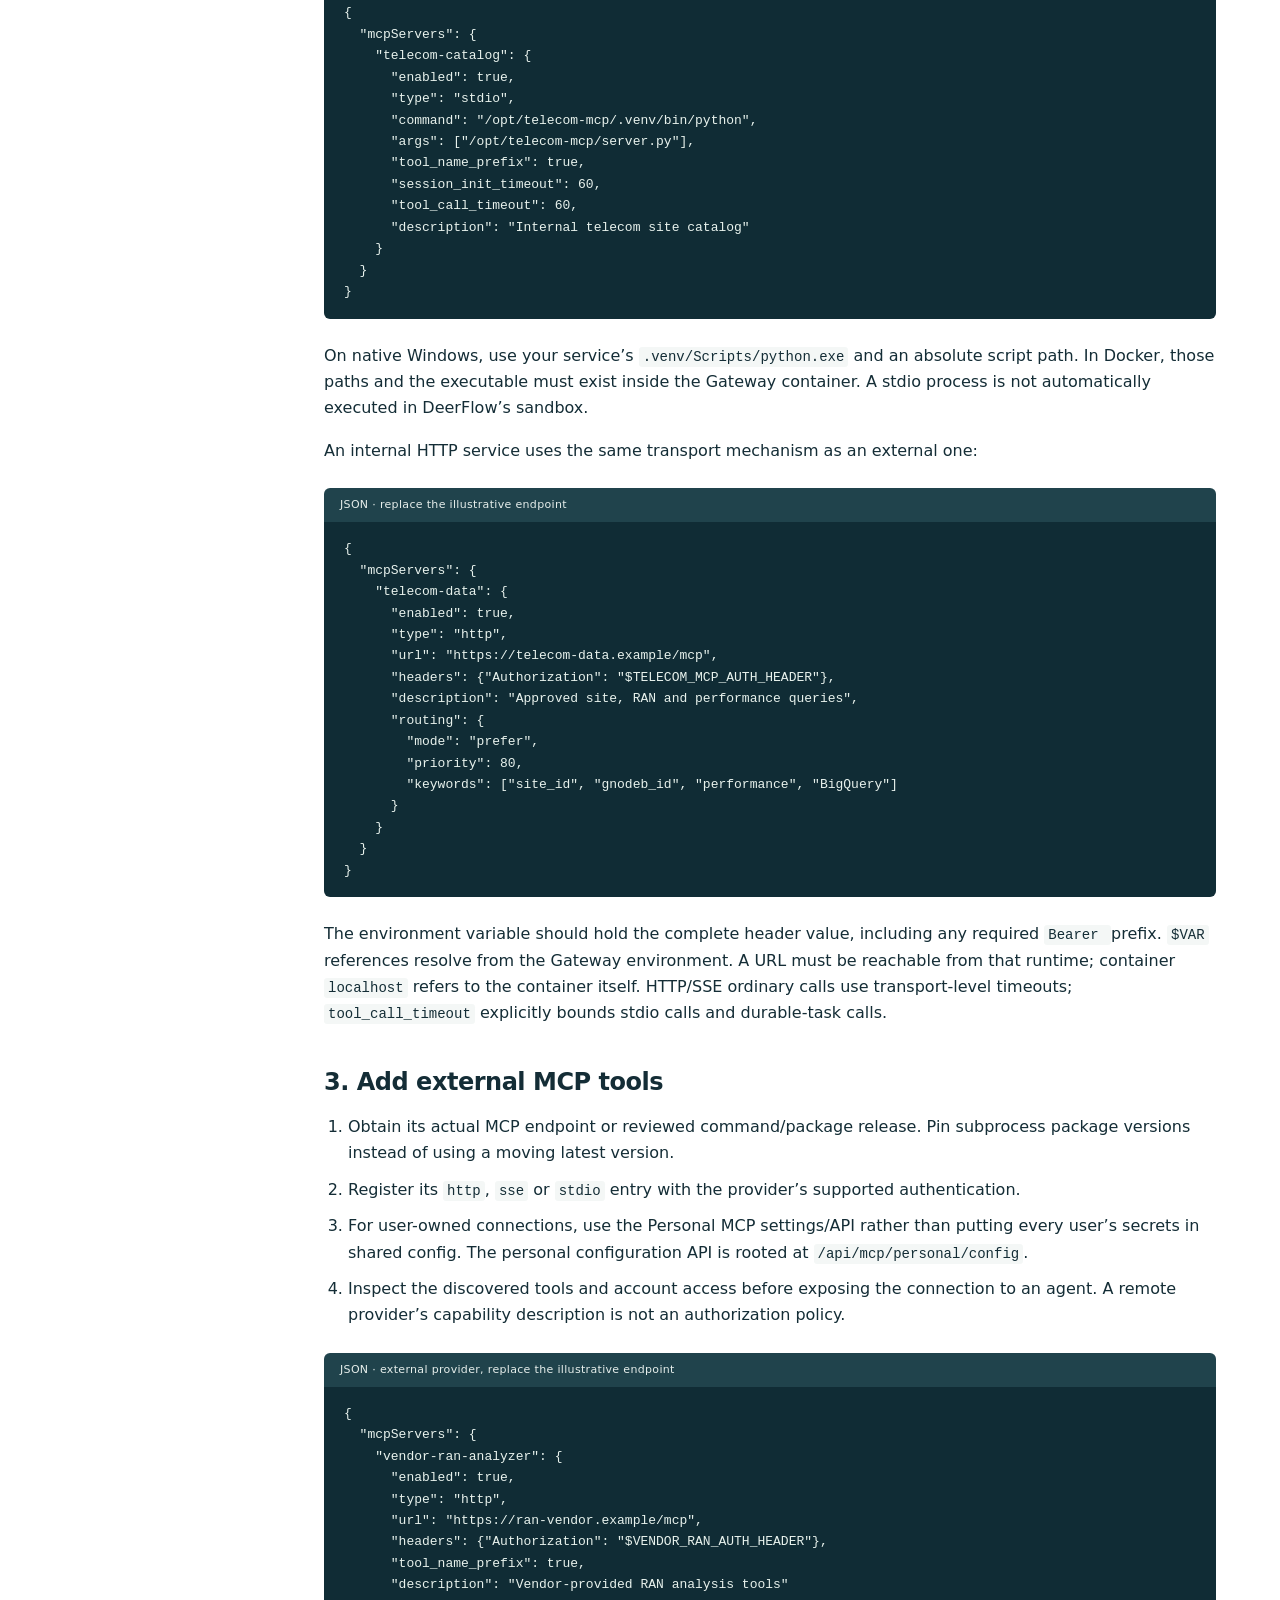
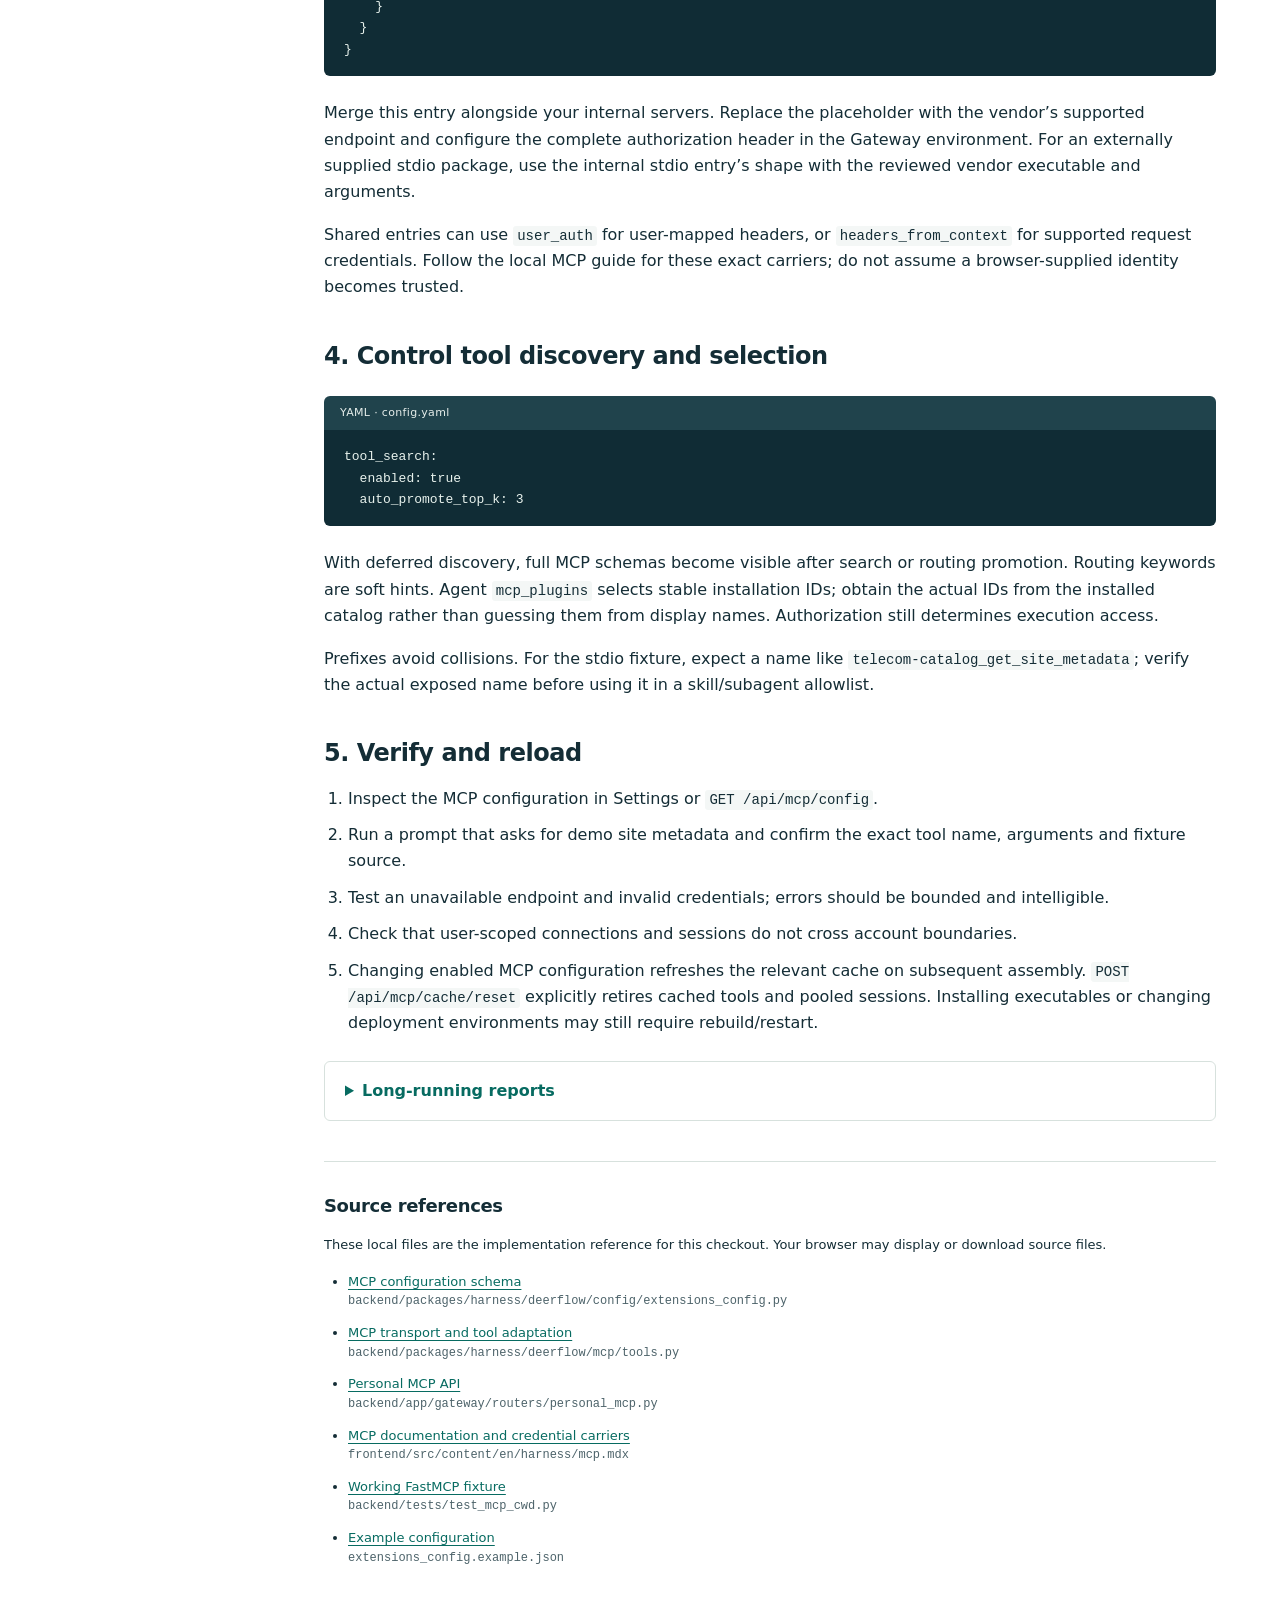
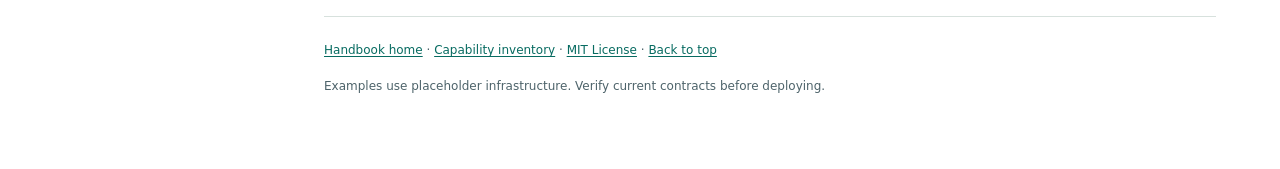
<file: docs/adding-mcp-tools.html>
<!doctype html>
<html lang="en">
<head>
  <meta charset="utf-8">
  <meta name="viewport" content="width=device-width, initial-scale=1">
  <meta name="description" content="Add internally owned and externally supplied MCP tools, whether their server is a local process or a remote service.">
  <title>Add MCP tools · DeerFlow handbook</title>
  <link rel="icon" href="assets/guide-icon.svg" type="image/svg+xml">
  <link rel="stylesheet" href="assets/guide.css">
</head>
<body>
  <a class="skip-link" href="#main">Skip to content</a>
  <aside class="sidebar">
    <a class="brand" href="index.html"><span class="brand-mark" aria-hidden="true">D</span><span>DeerFlow<span class="brand-sub">Extension handbook</span></span></a>
    <nav aria-label="Handbook navigation"><div class="nav-group"><p>Start here</p><a href="index.html">Extend DeerFlow</a></div><div class="nav-group"><p>Add capabilities</p><a href="adding-skills.html">Add skills</a><a href="adding-mcp-tools.html" aria-current="page">Add MCP tools</a><a href="adding-tools.html">Add Python tools</a><a href="adding-agents.html">Add agents</a><a href="adding-subagents.html">Add subagents</a><a href="adding-extensions.html">Add extensions</a></div><div class="nav-group"><p>Understand the platform</p><a href="capabilities.html">Capability inventory</a><a href="capabilities-runtime.html">Runtime and embedding</a><a href="enterprise-fit.html">Enterprise additions</a><a href="enterprise-services.html">Enterprise services</a><a href="enterprise-flow.html">Enterprise flow diagrams</a></div></nav>
    <div class="sidebar-meta">Local source baseline<br><code>4c05e88c</code><br>Offline HTML · no build required</div>
  </aside>
  <main id="main" tabindex="-1">
    <header class="page-header"><p class="eyebrow">Contribution guide</p><h1>Add MCP tools</h1><p class="lede">Add internally owned and externally supplied MCP tools, whether their server is a local process or a remote service.</p><div class="baseline">Application 2.2.0-dev <span aria-hidden="true">/</span> Source-backed guide</div></header>
    <nav class="toc" aria-label="On this page"><span>On this page</span><a href="#origins">Internal and external MCP tools</a><a href="#server">1. Build an internal MCP server</a><a href="#connect">2. Register the server</a><a href="#external">3. Add external MCP tools</a><a href="#discover">4. Control tool discovery and selection</a><a href="#verify">5. Verify and reload</a><a href="#sources">Source references</a></nav>
    <article><section id="origins"><h2>Internal and external MCP tools</h2><div class="table-wrap" tabindex="0" role="region" aria-label="Reference table"><table><thead><tr><th scope="col">Origin</th><th scope="col">Telecom example</th><th scope="col">Connection mechanism</th></tr></thead><tbody><tr><td>Internal</td><td>Your company’s approved BigQuery query/catalog MCP</td><td>Corporate HTTP/SSE endpoint or reviewed stdio executable.</td></tr><tr><td>External</td><td>Vendor RAN diagnosis MCP or an open-source MCP package</td><td>Vendor HTTP/SSE endpoint or reviewed stdio executable.</td></tr></tbody></table></div><p>Choose origin and transport separately. Remote does not mean external: an internal service can be hosted elsewhere in your enterprise. Shared versus personal installation determines configuration/credential ownership, not the origin of its tools.</p></section>
     <section id="server"><h2>1. Build an internal MCP server</h2><p>Create a separately owned service/environment. This small stdio fixture proves connectivity; it returns demo metadata and does not query BigQuery.</p><div class="code-label">server.py · connectivity fixture</div><pre tabindex="0" role="region" aria-label="Code example"><code data-language="server.py · connectivity fixture">from mcp.server.fastmcp import FastMCP

mcp = FastMCP(&quot;telecom-catalog&quot;)

@mcp.tool()
def get_site_metadata(site_id: str) -&gt; dict:
    &quot;&quot;&quot;Return demo catalog metadata for a site_id; not production data.&quot;&quot;&quot;
    return {&quot;site_id&quot;: site_id, &quot;source&quot;: &quot;demo-fixture&quot;, &quot;technology&quot;: &quot;5G&quot;}

if __name__ == &quot;__main__&quot;:
    mcp.run(transport=&quot;stdio&quot;)</code></pre><p>Install <code>mcp</code> in that service’s own locked Python environment. For a stdio server, stdout is protocol traffic: write application logs to stderr. A production query server should validate identity, resource permissions, SQL/query bounds and cancellation, and return table/query/schema evidence.</p></section>
     <section id="connect"><h2>2. Register the server</h2><p>Merge the server under root <code>extensions_config.json → mcpServers</code>. For a local process, use the absolute executable and script paths visible to the Gateway:</p><div class="code-label">JSON · shared stdio MCP entry</div><pre tabindex="0" role="region" aria-label="Code example"><code data-language="JSON · shared stdio MCP entry">{
  &quot;mcpServers&quot;: {
    &quot;telecom-catalog&quot;: {
      &quot;enabled&quot;: true,
      &quot;type&quot;: &quot;stdio&quot;,
      &quot;command&quot;: &quot;/opt/telecom-mcp/.venv/bin/python&quot;,
      &quot;args&quot;: [&quot;/opt/telecom-mcp/server.py&quot;],
      &quot;tool_name_prefix&quot;: true,
      &quot;session_init_timeout&quot;: 60,
      &quot;tool_call_timeout&quot;: 60,
      &quot;description&quot;: &quot;Internal telecom site catalog&quot;
    }
  }
}</code></pre><p>On native Windows, use your service’s <code>.venv/Scripts/python.exe</code> and an absolute script path. In Docker, those paths and the executable must exist inside the Gateway container. A stdio process is not automatically executed in DeerFlow’s sandbox.</p><p>An internal HTTP service uses the same transport mechanism as an external one:</p><div class="code-label">JSON · replace the illustrative endpoint</div><pre tabindex="0" role="region" aria-label="Code example"><code data-language="JSON · replace the illustrative endpoint">{
  &quot;mcpServers&quot;: {
    &quot;telecom-data&quot;: {
      &quot;enabled&quot;: true,
      &quot;type&quot;: &quot;http&quot;,
      &quot;url&quot;: &quot;https://telecom-data.example/mcp&quot;,
      &quot;headers&quot;: {&quot;Authorization&quot;: &quot;$TELECOM_MCP_AUTH_HEADER&quot;},
      &quot;description&quot;: &quot;Approved site, RAN and performance queries&quot;,
      &quot;routing&quot;: {
        &quot;mode&quot;: &quot;prefer&quot;,
        &quot;priority&quot;: 80,
        &quot;keywords&quot;: [&quot;site_id&quot;, &quot;gnodeb_id&quot;, &quot;performance&quot;, &quot;BigQuery&quot;]
      }
    }
  }
}</code></pre><p>The environment variable should hold the complete header value, including any required <code>Bearer </code> prefix. <code>$VAR</code> references resolve from the Gateway environment. A URL must be reachable from that runtime; container <code>localhost</code> refers to the container itself. HTTP/SSE ordinary calls use transport-level timeouts; <code>tool_call_timeout</code> explicitly bounds stdio calls and durable-task calls.</p></section>
     <section id="external"><h2>3. Add external MCP tools</h2><ol><li>Obtain its actual MCP endpoint or reviewed command/package release. Pin subprocess package versions instead of using a moving latest version.</li><li>Register its <code>http</code>, <code>sse</code> or <code>stdio</code> entry with the provider’s supported authentication.</li><li>For user-owned connections, use the Personal MCP settings/API rather than putting every user’s secrets in shared config. The personal configuration API is rooted at <code>/api/mcp/personal/config</code>.</li><li>Inspect the discovered tools and account access before exposing the connection to an agent. A remote provider’s capability description is not an authorization policy.</li></ol><div class="code-label">JSON · external provider, replace the illustrative endpoint</div><pre tabindex="0" role="region" aria-label="Code example"><code data-language="JSON · external provider, replace the illustrative endpoint">{
  &quot;mcpServers&quot;: {
    &quot;vendor-ran-analyzer&quot;: {
      &quot;enabled&quot;: true,
      &quot;type&quot;: &quot;http&quot;,
      &quot;url&quot;: &quot;https://ran-vendor.example/mcp&quot;,
      &quot;headers&quot;: {&quot;Authorization&quot;: &quot;$VENDOR_RAN_AUTH_HEADER&quot;},
      &quot;tool_name_prefix&quot;: true,
      &quot;description&quot;: &quot;Vendor-provided RAN analysis tools&quot;
    }
  }
}</code></pre><p>Merge this entry alongside your internal servers. Replace the placeholder with the vendor’s supported endpoint and configure the complete authorization header in the Gateway environment. For an externally supplied stdio package, use the internal stdio entry’s shape with the reviewed vendor executable and arguments.</p><p>Shared entries can use <code>user_auth</code> for user-mapped headers, or <code>headers_from_context</code> for supported request credentials. Follow the local MCP guide for these exact carriers; do not assume a browser-supplied identity becomes trusted.</p></section>
     <section id="discover"><h2>4. Control tool discovery and selection</h2><div class="code-label">YAML · config.yaml</div><pre tabindex="0" role="region" aria-label="Code example"><code data-language="YAML · config.yaml">tool_search:
  enabled: true
  auto_promote_top_k: 3</code></pre><p>With deferred discovery, full MCP schemas become visible after search or routing promotion. Routing keywords are soft hints. Agent <code>mcp_plugins</code> selects stable installation IDs; obtain the actual IDs from the installed catalog rather than guessing them from display names. Authorization still determines execution access.</p><p>Prefixes avoid collisions. For the stdio fixture, expect a name like <code>telecom-catalog_get_site_metadata</code>; verify the actual exposed name before using it in a skill/subagent allowlist.</p></section>
     <section id="verify"><h2>5. Verify and reload</h2><ol><li>Inspect the MCP configuration in Settings or <code>GET /api/mcp/config</code>.</li><li>Run a prompt that asks for demo site metadata and confirm the exact tool name, arguments and fixture source.</li><li>Test an unavailable endpoint and invalid credentials; errors should be bounded and intelligible.</li><li>Check that user-scoped connections and sessions do not cross account boundaries.</li><li>Changing enabled MCP configuration refreshes the relevant cache on subsequent assembly. <code>POST /api/mcp/cache/reset</code> explicitly retires cached tools and pooled sessions. Installing executables or changing deployment environments may still require rebuild/restart.</li></ol><details><summary>Long-running reports</summary><p>For services exposing submit/status/cancel tools, configure <code>task_toolsets</code> and enable the durable MCP task runtime with its repository. This is a separate workflow from an ordinary tool call; see the example configuration and <a href="capabilities-runtime.html#durability">durability guide</a>.</p></details></section><section id="sources" class="sources"><h2>Source references</h2><p>These local files are the implementation reference for this checkout. Your browser may display or download source files.</p><ul><li><a href="../backend/packages/harness/deerflow/config/extensions_config.py">MCP configuration schema</a> <span class="source-path">backend/packages/harness/deerflow/config/extensions_config.py</span></li><li><a href="../backend/packages/harness/deerflow/mcp/tools.py">MCP transport and tool adaptation</a> <span class="source-path">backend/packages/harness/deerflow/mcp/tools.py</span></li><li><a href="../backend/app/gateway/routers/personal_mcp.py">Personal MCP API</a> <span class="source-path">backend/app/gateway/routers/personal_mcp.py</span></li><li><a href="../frontend/src/content/en/harness/mcp.mdx">MCP documentation and credential carriers</a> <span class="source-path">frontend/src/content/en/harness/mcp.mdx</span></li><li><a href="../backend/tests/test_mcp_cwd.py">Working FastMCP fixture</a> <span class="source-path">backend/tests/test_mcp_cwd.py</span></li><li><a href="../extensions_config.example.json">Example configuration</a> <span class="source-path">extensions_config.example.json</span></li></ul></section></article>
    <footer><p><a href="index.html">Handbook home</a> · <a href="capabilities.html">Capability inventory</a> · <a href="LICENSE">MIT License</a> · <a href="#main">Back to top</a></p><p>Examples use placeholder infrastructure. Verify current contracts before deploying.</p></footer>
  </main>
</body>
</html>
</file>
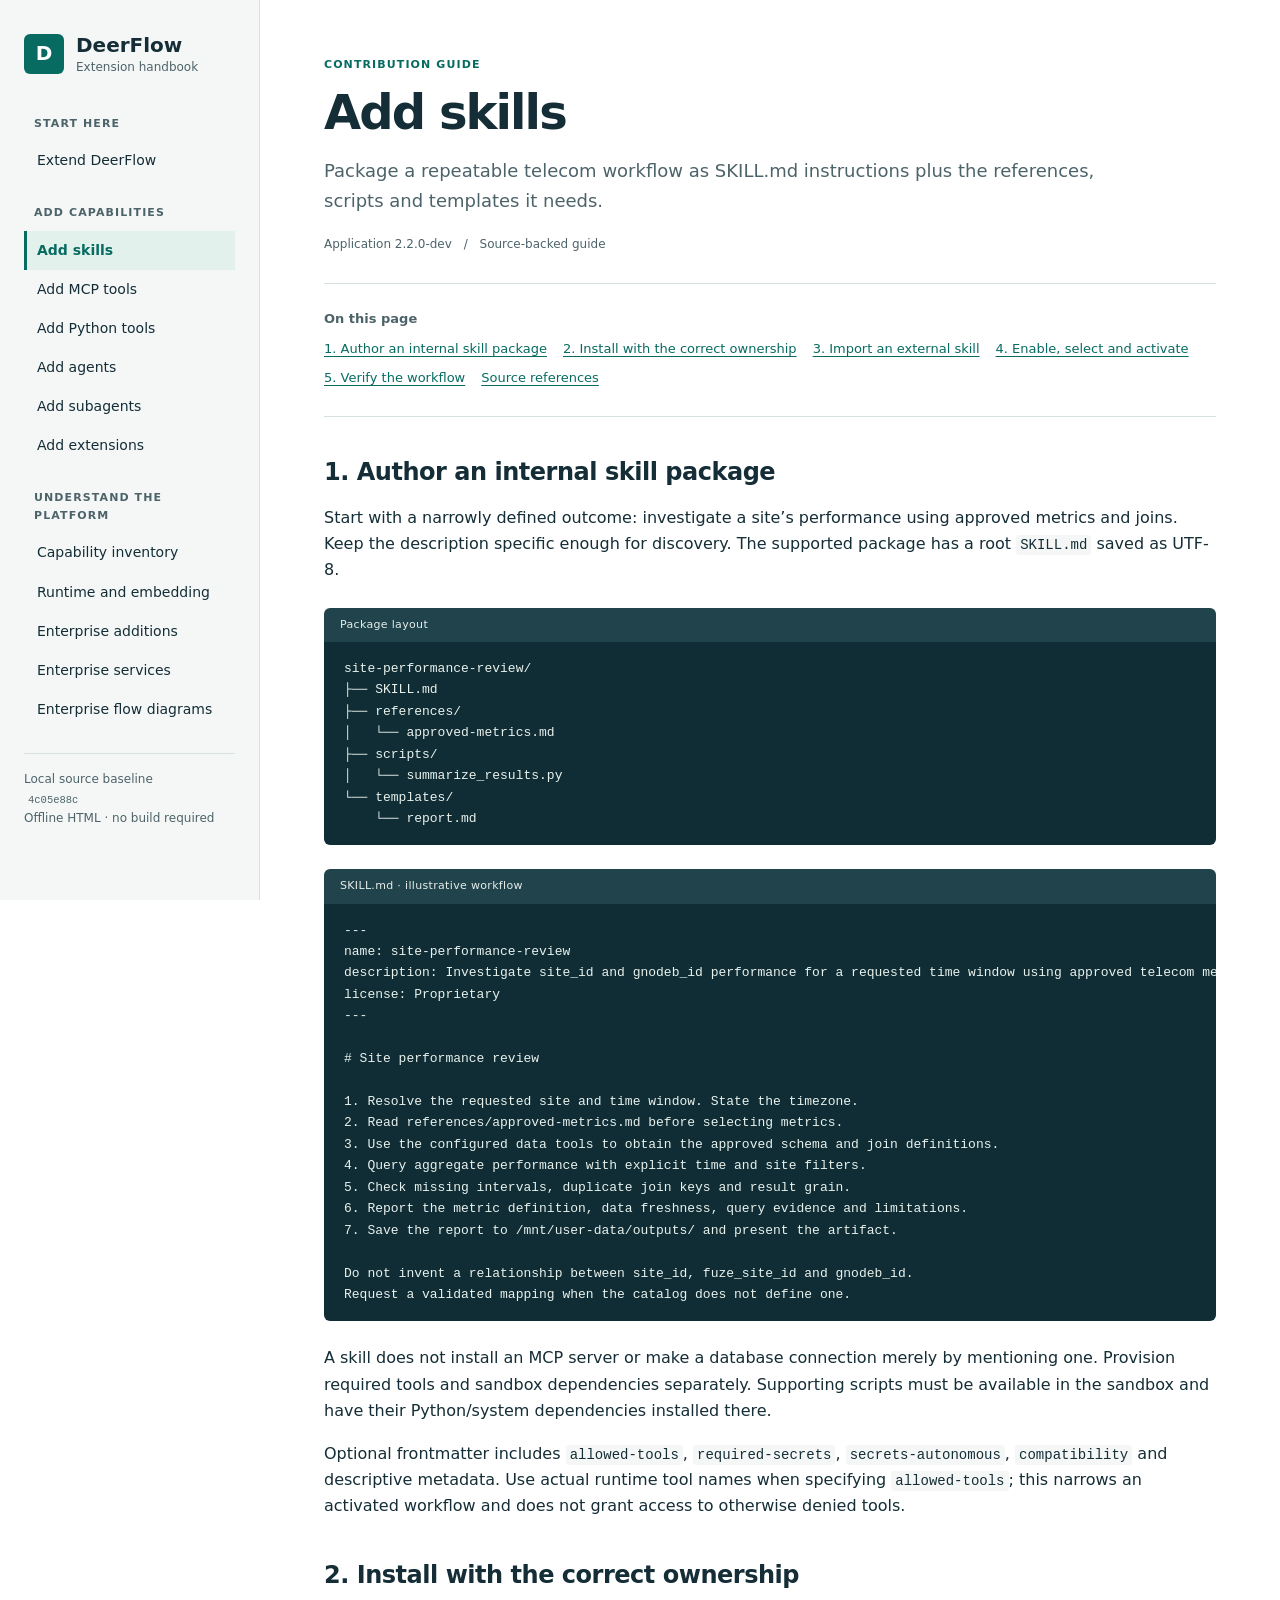
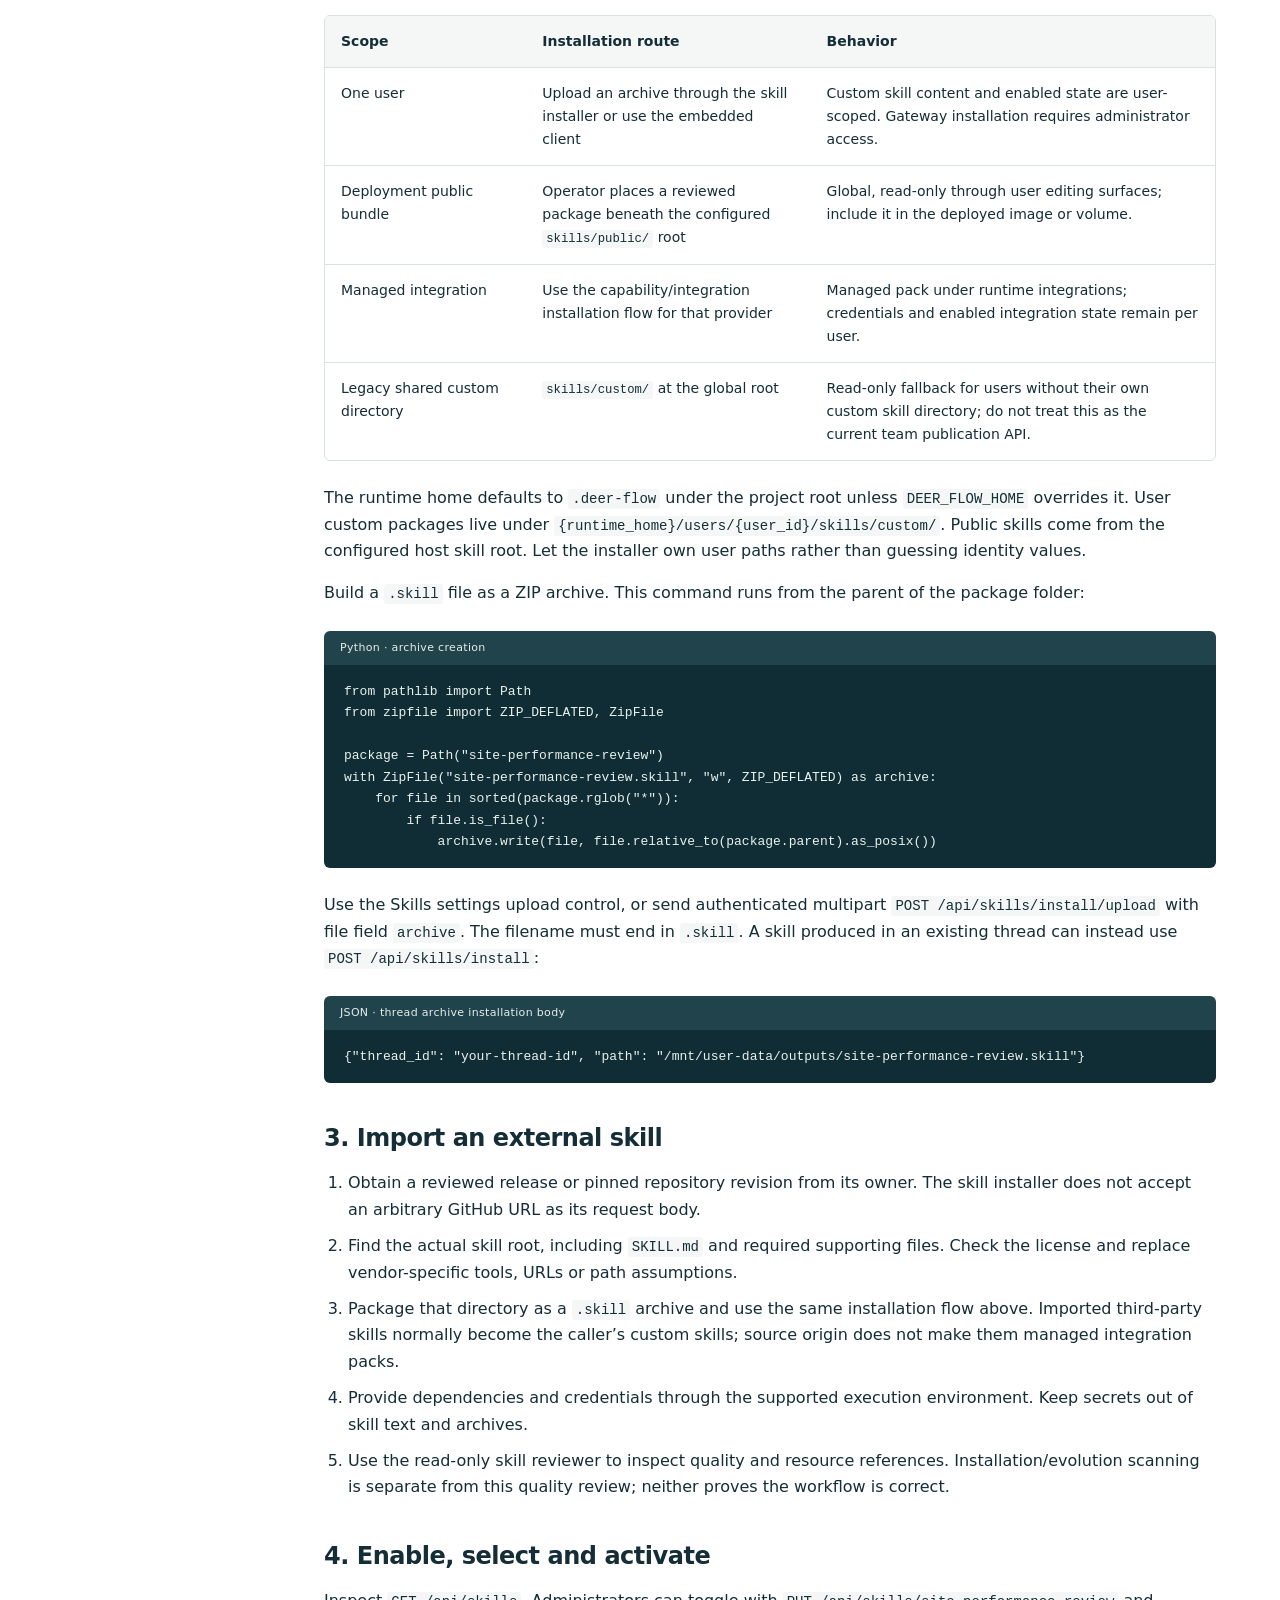
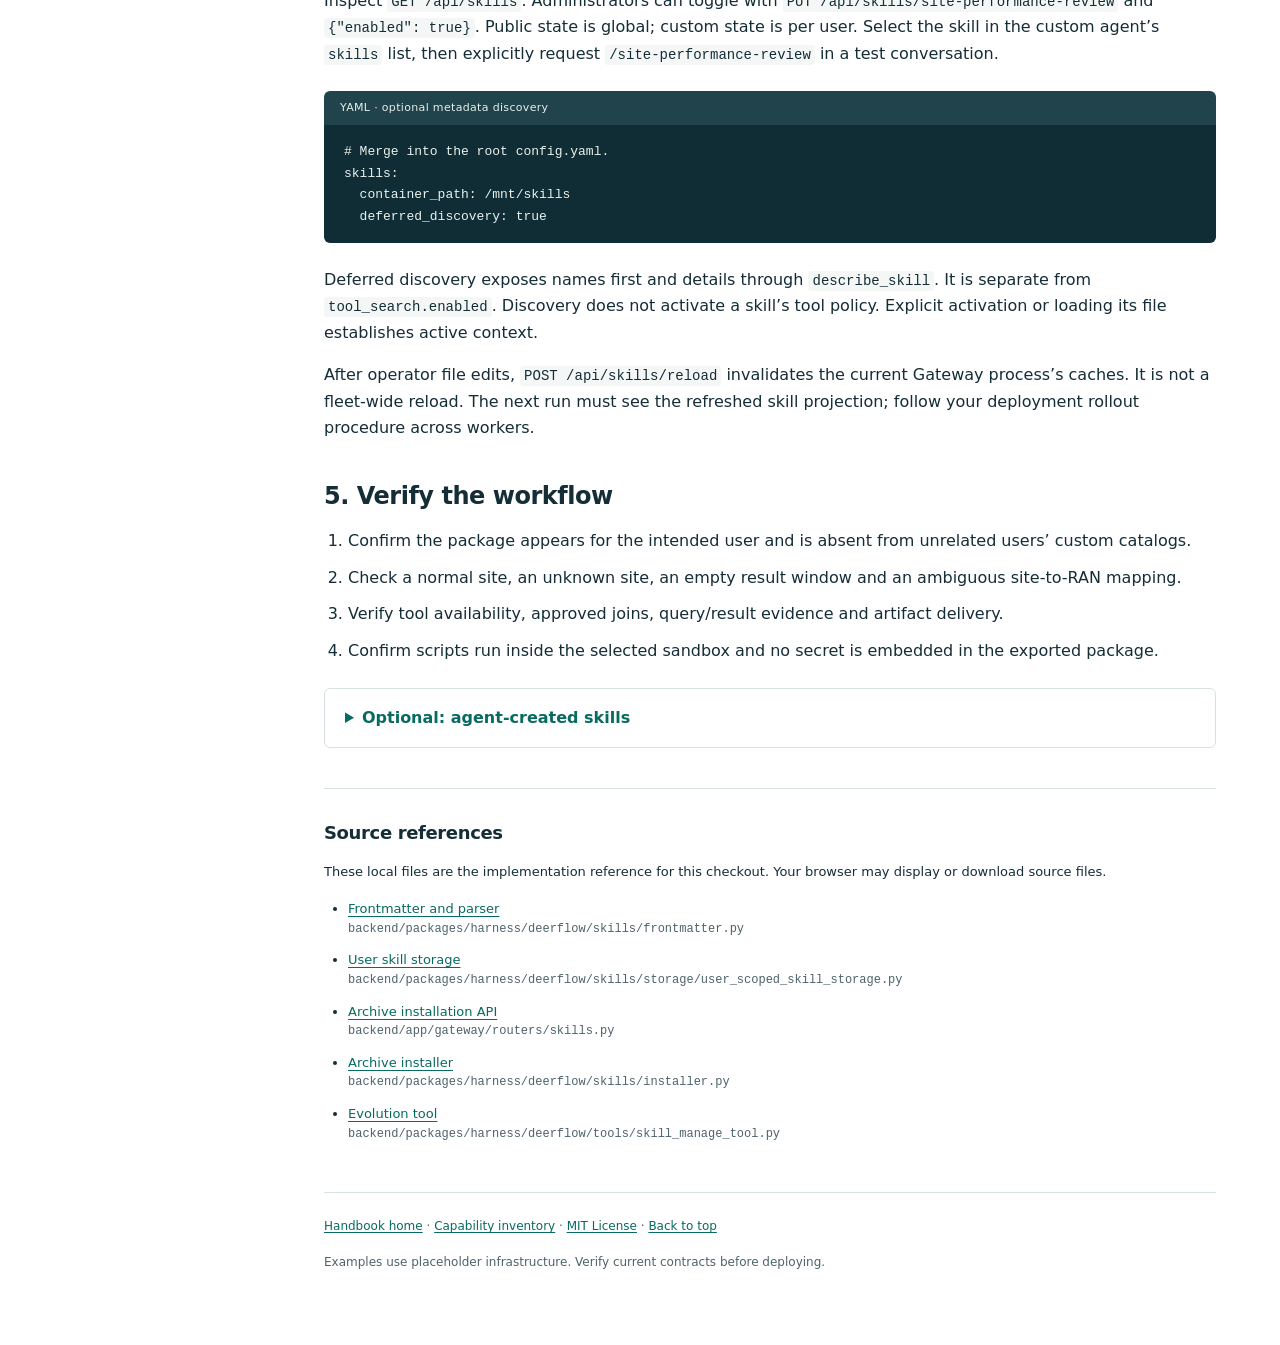
<file: docs/adding-skills.html>
<!doctype html>
<html lang="en">
<head>
  <meta charset="utf-8">
  <meta name="viewport" content="width=device-width, initial-scale=1">
  <meta name="description" content="Package a repeatable telecom workflow as SKILL.md instructions plus the references, scripts and templates it needs.">
  <title>Add skills · DeerFlow handbook</title>
  <link rel="icon" href="assets/guide-icon.svg" type="image/svg+xml">
  <link rel="stylesheet" href="assets/guide.css">
</head>
<body>
  <a class="skip-link" href="#main">Skip to content</a>
  <aside class="sidebar">
    <a class="brand" href="index.html"><span class="brand-mark" aria-hidden="true">D</span><span>DeerFlow<span class="brand-sub">Extension handbook</span></span></a>
    <nav aria-label="Handbook navigation"><div class="nav-group"><p>Start here</p><a href="index.html">Extend DeerFlow</a></div><div class="nav-group"><p>Add capabilities</p><a href="adding-skills.html" aria-current="page">Add skills</a><a href="adding-mcp-tools.html">Add MCP tools</a><a href="adding-tools.html">Add Python tools</a><a href="adding-agents.html">Add agents</a><a href="adding-subagents.html">Add subagents</a><a href="adding-extensions.html">Add extensions</a></div><div class="nav-group"><p>Understand the platform</p><a href="capabilities.html">Capability inventory</a><a href="capabilities-runtime.html">Runtime and embedding</a><a href="enterprise-fit.html">Enterprise additions</a><a href="enterprise-services.html">Enterprise services</a><a href="enterprise-flow.html">Enterprise flow diagrams</a></div></nav>
    <div class="sidebar-meta">Local source baseline<br><code>4c05e88c</code><br>Offline HTML · no build required</div>
  </aside>
  <main id="main" tabindex="-1">
    <header class="page-header"><p class="eyebrow">Contribution guide</p><h1>Add skills</h1><p class="lede">Package a repeatable telecom workflow as SKILL.md instructions plus the references, scripts and templates it needs.</p><div class="baseline">Application 2.2.0-dev <span aria-hidden="true">/</span> Source-backed guide</div></header>
    <nav class="toc" aria-label="On this page"><span>On this page</span><a href="#layout">1. Author an internal skill package</a><a href="#install">2. Install with the correct ownership</a><a href="#external">3. Import an external skill</a><a href="#activate">4. Enable, select and activate</a><a href="#verify">5. Verify the workflow</a><a href="#sources">Source references</a></nav>
    <article><section id="layout"><h2>1. Author an internal skill package</h2><p>Start with a narrowly defined outcome: investigate a site’s performance using approved metrics and joins. Keep the description specific enough for discovery. The supported package has a root <code>SKILL.md</code> saved as UTF-8.</p><div class="code-label">Package layout</div><pre tabindex="0" role="region" aria-label="Code example"><code data-language="Package layout">site-performance-review/
├── SKILL.md
├── references/
│   └── approved-metrics.md
├── scripts/
│   └── summarize_results.py
└── templates/
    └── report.md</code></pre><div class="code-label">SKILL.md · illustrative workflow</div><pre tabindex="0" role="region" aria-label="Code example"><code data-language="SKILL.md · illustrative workflow">---
name: site-performance-review
description: Investigate site_id and gnodeb_id performance for a requested time window using approved telecom metrics and joins.
license: Proprietary
---

# Site performance review

1. Resolve the requested site and time window. State the timezone.
2. Read references/approved-metrics.md before selecting metrics.
3. Use the configured data tools to obtain the approved schema and join definitions.
4. Query aggregate performance with explicit time and site filters.
5. Check missing intervals, duplicate join keys and result grain.
6. Report the metric definition, data freshness, query evidence and limitations.
7. Save the report to /mnt/user-data/outputs/ and present the artifact.

Do not invent a relationship between site_id, fuze_site_id and gnodeb_id.
Request a validated mapping when the catalog does not define one.</code></pre><p>A skill does not install an MCP server or make a database connection merely by mentioning one. Provision required tools and sandbox dependencies separately. Supporting scripts must be available in the sandbox and have their Python/system dependencies installed there.</p><p>Optional frontmatter includes <code>allowed-tools</code>, <code>required-secrets</code>, <code>secrets-autonomous</code>, <code>compatibility</code> and descriptive metadata. Use actual runtime tool names when specifying <code>allowed-tools</code>; this narrows an activated workflow and does not grant access to otherwise denied tools.</p></section>
     <section id="install"><h2>2. Install with the correct ownership</h2><div class="table-wrap" tabindex="0" role="region" aria-label="Reference table"><table><thead><tr><th scope="col">Scope</th><th scope="col">Installation route</th><th scope="col">Behavior</th></tr></thead><tbody><tr><td>One user</td><td>Upload an archive through the skill installer or use the embedded client</td><td>Custom skill content and enabled state are user-scoped. Gateway installation requires administrator access.</td></tr><tr><td>Deployment public bundle</td><td>Operator places a reviewed package beneath the configured <code>skills/public/</code> root</td><td>Global, read-only through user editing surfaces; include it in the deployed image or volume.</td></tr><tr><td>Managed integration</td><td>Use the capability/integration installation flow for that provider</td><td>Managed pack under runtime integrations; credentials and enabled integration state remain per user.</td></tr><tr><td>Legacy shared custom directory</td><td><code>skills/custom/</code> at the global root</td><td>Read-only fallback for users without their own custom skill directory; do not treat this as the current team publication API.</td></tr></tbody></table></div><p>The runtime home defaults to <code>.deer-flow</code> under the project root unless <code>DEER_FLOW_HOME</code> overrides it. User custom packages live under <code>{runtime_home}/users/{user_id}/skills/custom/</code>. Public skills come from the configured host skill root. Let the installer own user paths rather than guessing identity values.</p><p>Build a <code>.skill</code> file as a ZIP archive. This command runs from the parent of the package folder:</p><div class="code-label">Python · archive creation</div><pre tabindex="0" role="region" aria-label="Code example"><code data-language="Python · archive creation">from pathlib import Path
from zipfile import ZIP_DEFLATED, ZipFile

package = Path(&quot;site-performance-review&quot;)
with ZipFile(&quot;site-performance-review.skill&quot;, &quot;w&quot;, ZIP_DEFLATED) as archive:
    for file in sorted(package.rglob(&quot;*&quot;)):
        if file.is_file():
            archive.write(file, file.relative_to(package.parent).as_posix())</code></pre><p>Use the Skills settings upload control, or send authenticated multipart <code>POST /api/skills/install/upload</code> with file field <code>archive</code>. The filename must end in <code>.skill</code>. A skill produced in an existing thread can instead use <code>POST /api/skills/install</code>:</p><div class="code-label">JSON · thread archive installation body</div><pre tabindex="0" role="region" aria-label="Code example"><code data-language="JSON · thread archive installation body">{&quot;thread_id&quot;: &quot;your-thread-id&quot;, &quot;path&quot;: &quot;/mnt/user-data/outputs/site-performance-review.skill&quot;}</code></pre></section><section id="external"><h2>3. Import an external skill</h2><ol><li>Obtain a reviewed release or pinned repository revision from its owner. The skill installer does not accept an arbitrary GitHub URL as its request body.</li><li>Find the actual skill root, including <code>SKILL.md</code> and required supporting files. Check the license and replace vendor-specific tools, URLs or path assumptions.</li><li>Package that directory as a <code>.skill</code> archive and use the same installation flow above. Imported third-party skills normally become the caller’s custom skills; source origin does not make them managed integration packs.</li><li>Provide dependencies and credentials through the supported execution environment. Keep secrets out of skill text and archives.</li><li>Use the read-only skill reviewer to inspect quality and resource references. Installation/evolution scanning is separate from this quality review; neither proves the workflow is correct.</li></ol></section>
     <section id="activate"><h2>4. Enable, select and activate</h2><p>Inspect <code>GET /api/skills</code>. Administrators can toggle with <code>PUT /api/skills/site-performance-review</code> and <code>{"enabled": true}</code>. Public state is global; custom state is per user. Select the skill in the custom agent’s <code>skills</code> list, then explicitly request <code>/site-performance-review</code> in a test conversation.</p><div class="code-label">YAML · optional metadata discovery</div><pre tabindex="0" role="region" aria-label="Code example"><code data-language="YAML · optional metadata discovery"># Merge into the root config.yaml.
skills:
  container_path: /mnt/skills
  deferred_discovery: true</code></pre><p>Deferred discovery exposes names first and details through <code>describe_skill</code>. It is separate from <code>tool_search.enabled</code>. Discovery does not activate a skill’s tool policy. Explicit activation or loading its file establishes active context.</p><p>After operator file edits, <code>POST /api/skills/reload</code> invalidates the current Gateway process’s caches. It is not a fleet-wide reload. The next run must see the refreshed skill projection; follow your deployment rollout procedure across workers.</p></section>
     <section id="verify"><h2>5. Verify the workflow</h2><ol><li>Confirm the package appears for the intended user and is absent from unrelated users’ custom catalogs.</li><li>Check a normal site, an unknown site, an empty result window and an ambiguous site-to-RAN mapping.</li><li>Verify tool availability, approved joins, query/result evidence and artifact delivery.</li><li>Confirm scripts run inside the selected sandbox and no secret is embedded in the exported package.</li></ol><details><summary>Optional: agent-created skills</summary><div class="code-label">YAML · opt-in</div><pre tabindex="0" role="region" aria-label="Code example"><code data-language="YAML · opt-in">skill_evolution:
  enabled: true
  security_fail_closed: true</code></pre><p>This exposes <code>skill_manage</code> for user custom creation/editing with scanning and history. It does not provide enterprise-wide review or publication. See <a href="enterprise-fit.html#promotion">the bundle-promotion design</a>.</p></details></section><section id="sources" class="sources"><h2>Source references</h2><p>These local files are the implementation reference for this checkout. Your browser may display or download source files.</p><ul><li><a href="../backend/packages/harness/deerflow/skills/frontmatter.py">Frontmatter and parser</a> <span class="source-path">backend/packages/harness/deerflow/skills/frontmatter.py</span></li><li><a href="../backend/packages/harness/deerflow/skills/storage/user_scoped_skill_storage.py">User skill storage</a> <span class="source-path">backend/packages/harness/deerflow/skills/storage/user_scoped_skill_storage.py</span></li><li><a href="../backend/app/gateway/routers/skills.py">Archive installation API</a> <span class="source-path">backend/app/gateway/routers/skills.py</span></li><li><a href="../backend/packages/harness/deerflow/skills/installer.py">Archive installer</a> <span class="source-path">backend/packages/harness/deerflow/skills/installer.py</span></li><li><a href="../backend/packages/harness/deerflow/tools/skill_manage_tool.py">Evolution tool</a> <span class="source-path">backend/packages/harness/deerflow/tools/skill_manage_tool.py</span></li></ul></section></article>
    <footer><p><a href="index.html">Handbook home</a> · <a href="capabilities.html">Capability inventory</a> · <a href="LICENSE">MIT License</a> · <a href="#main">Back to top</a></p><p>Examples use placeholder infrastructure. Verify current contracts before deploying.</p></footer>
  </main>
</body>
</html>
</file>
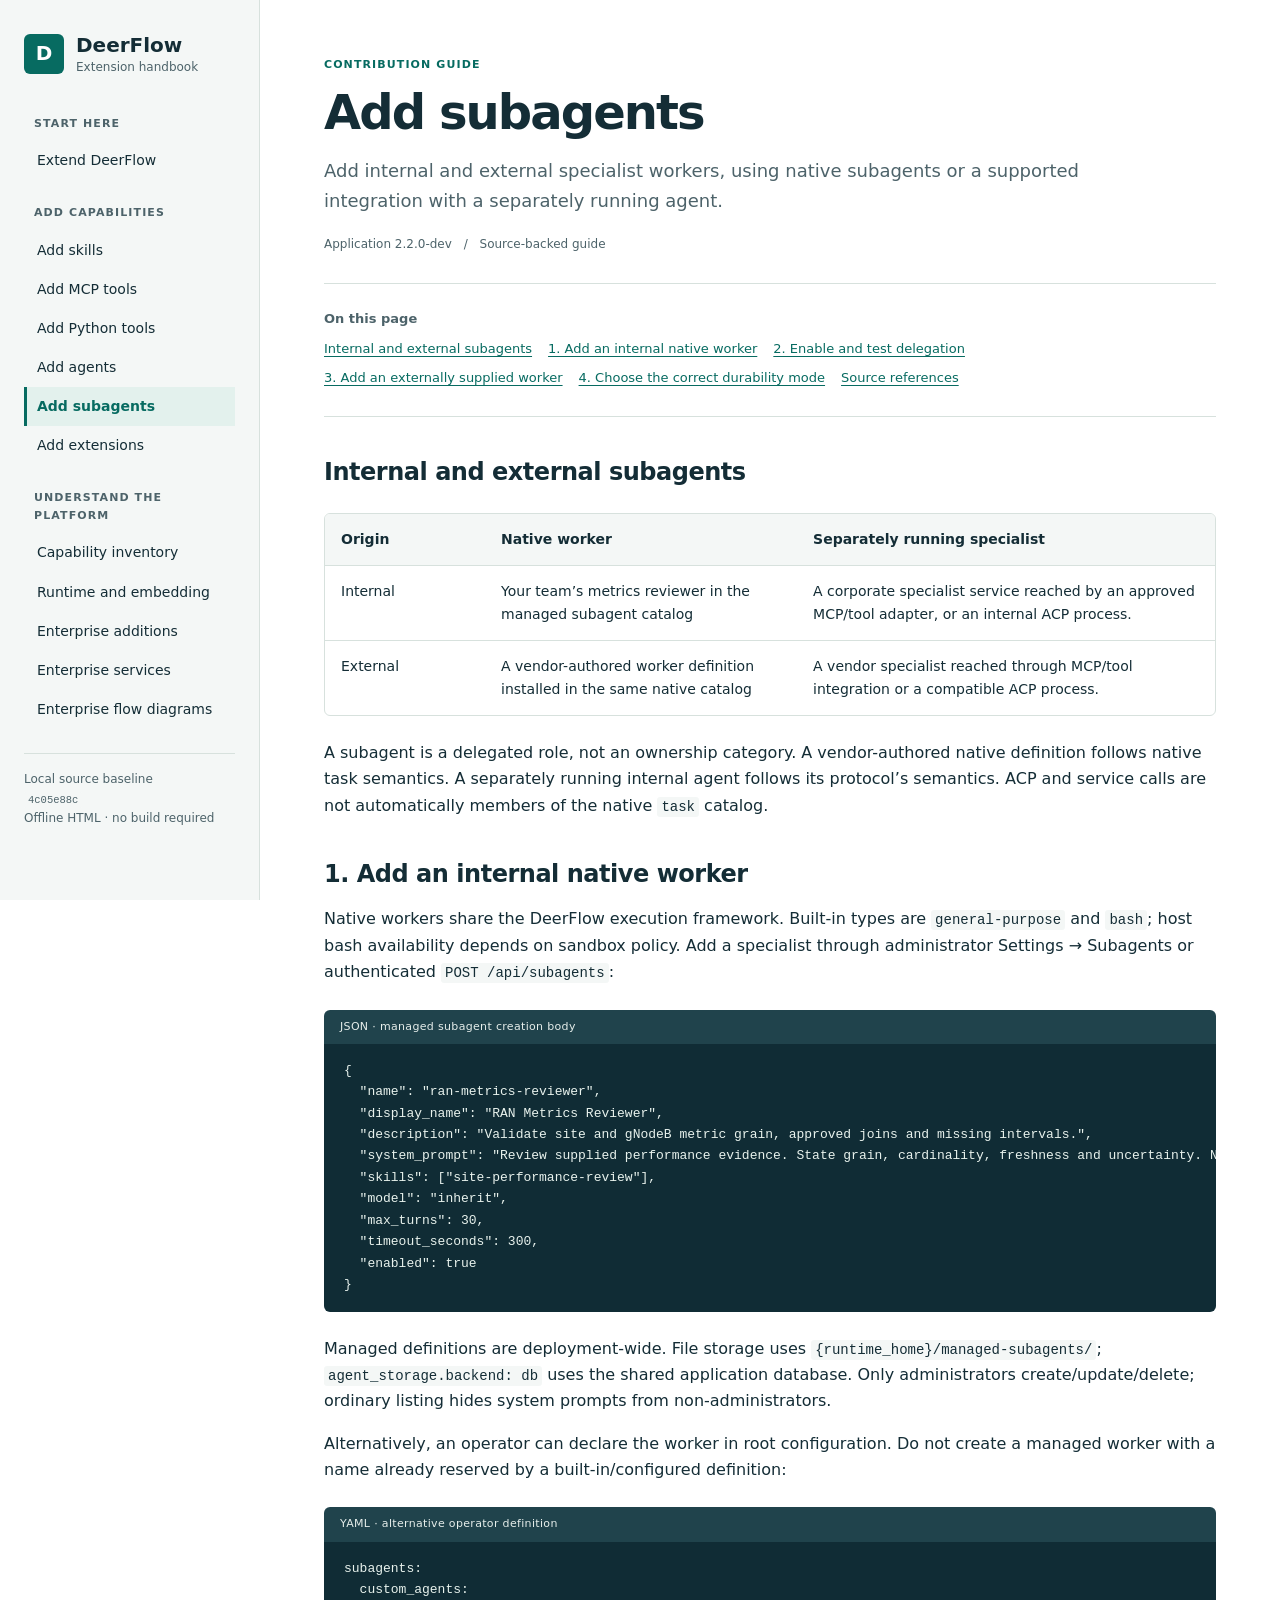
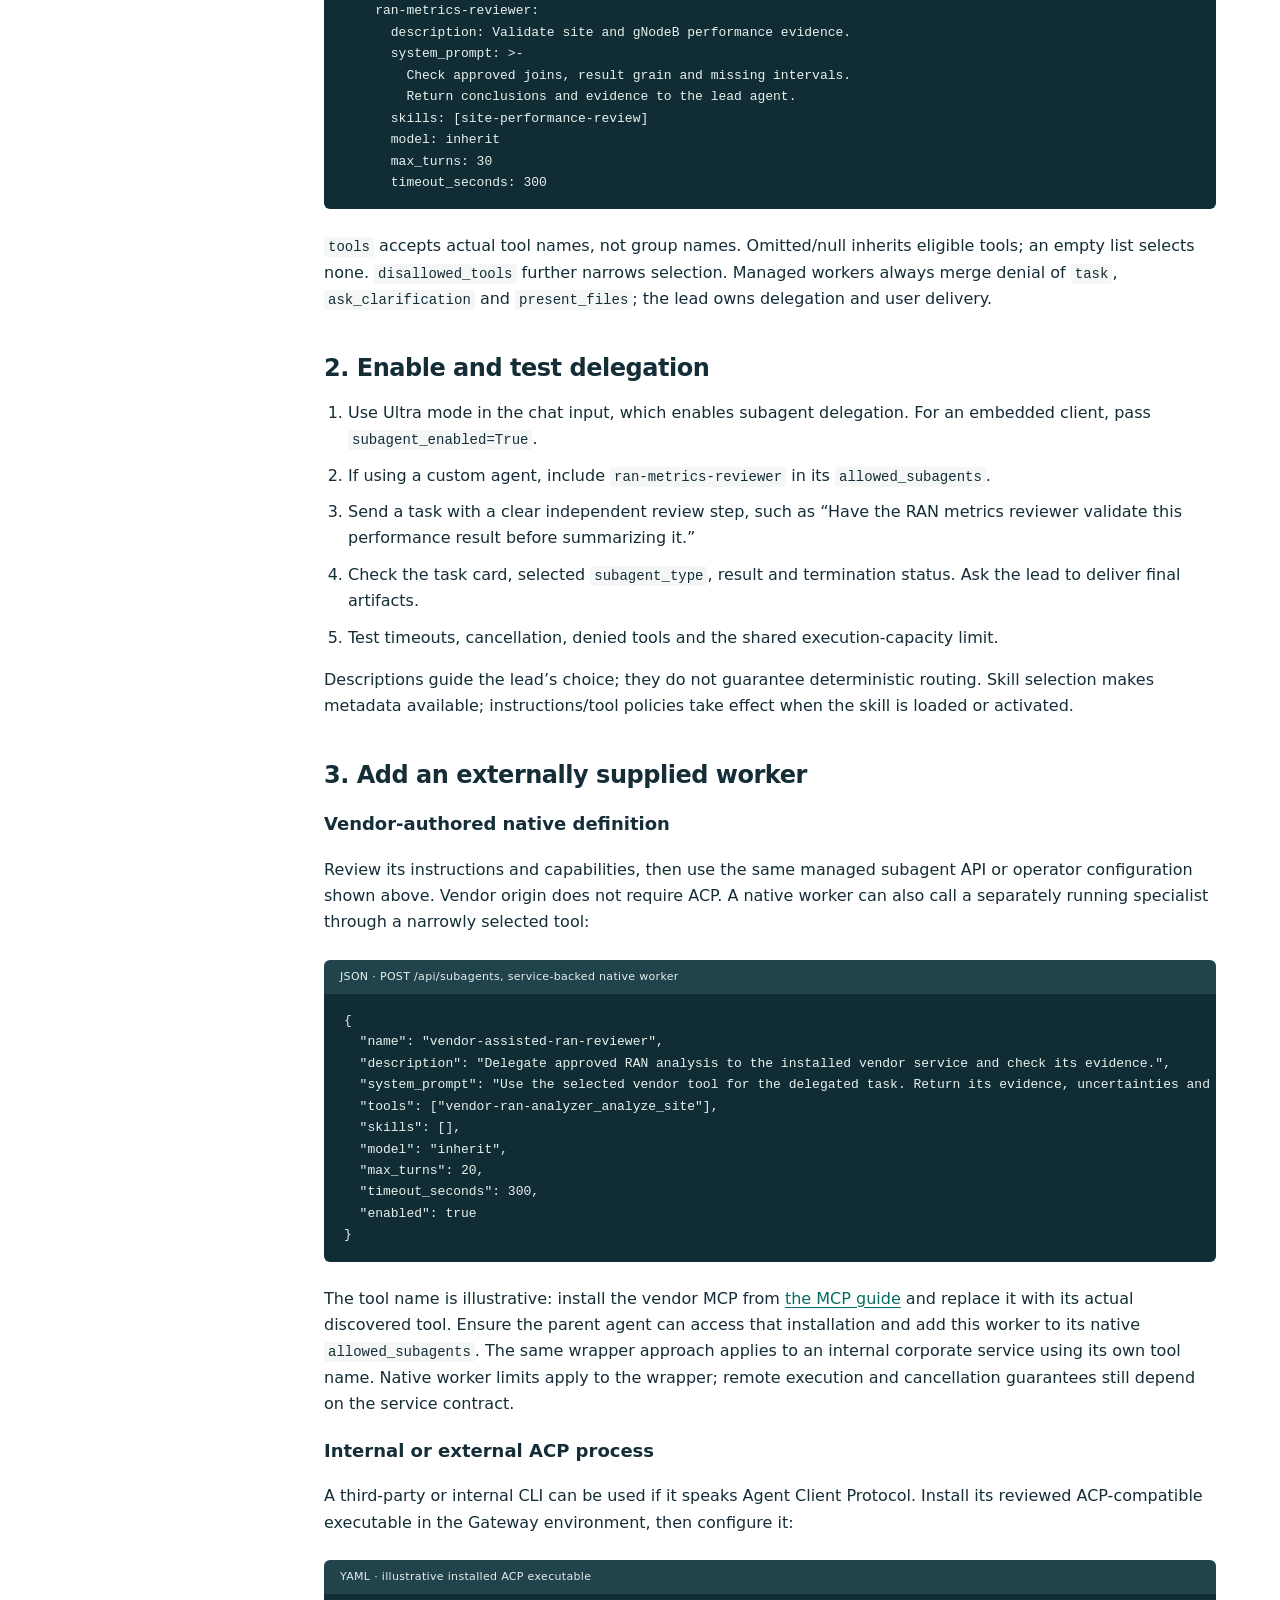
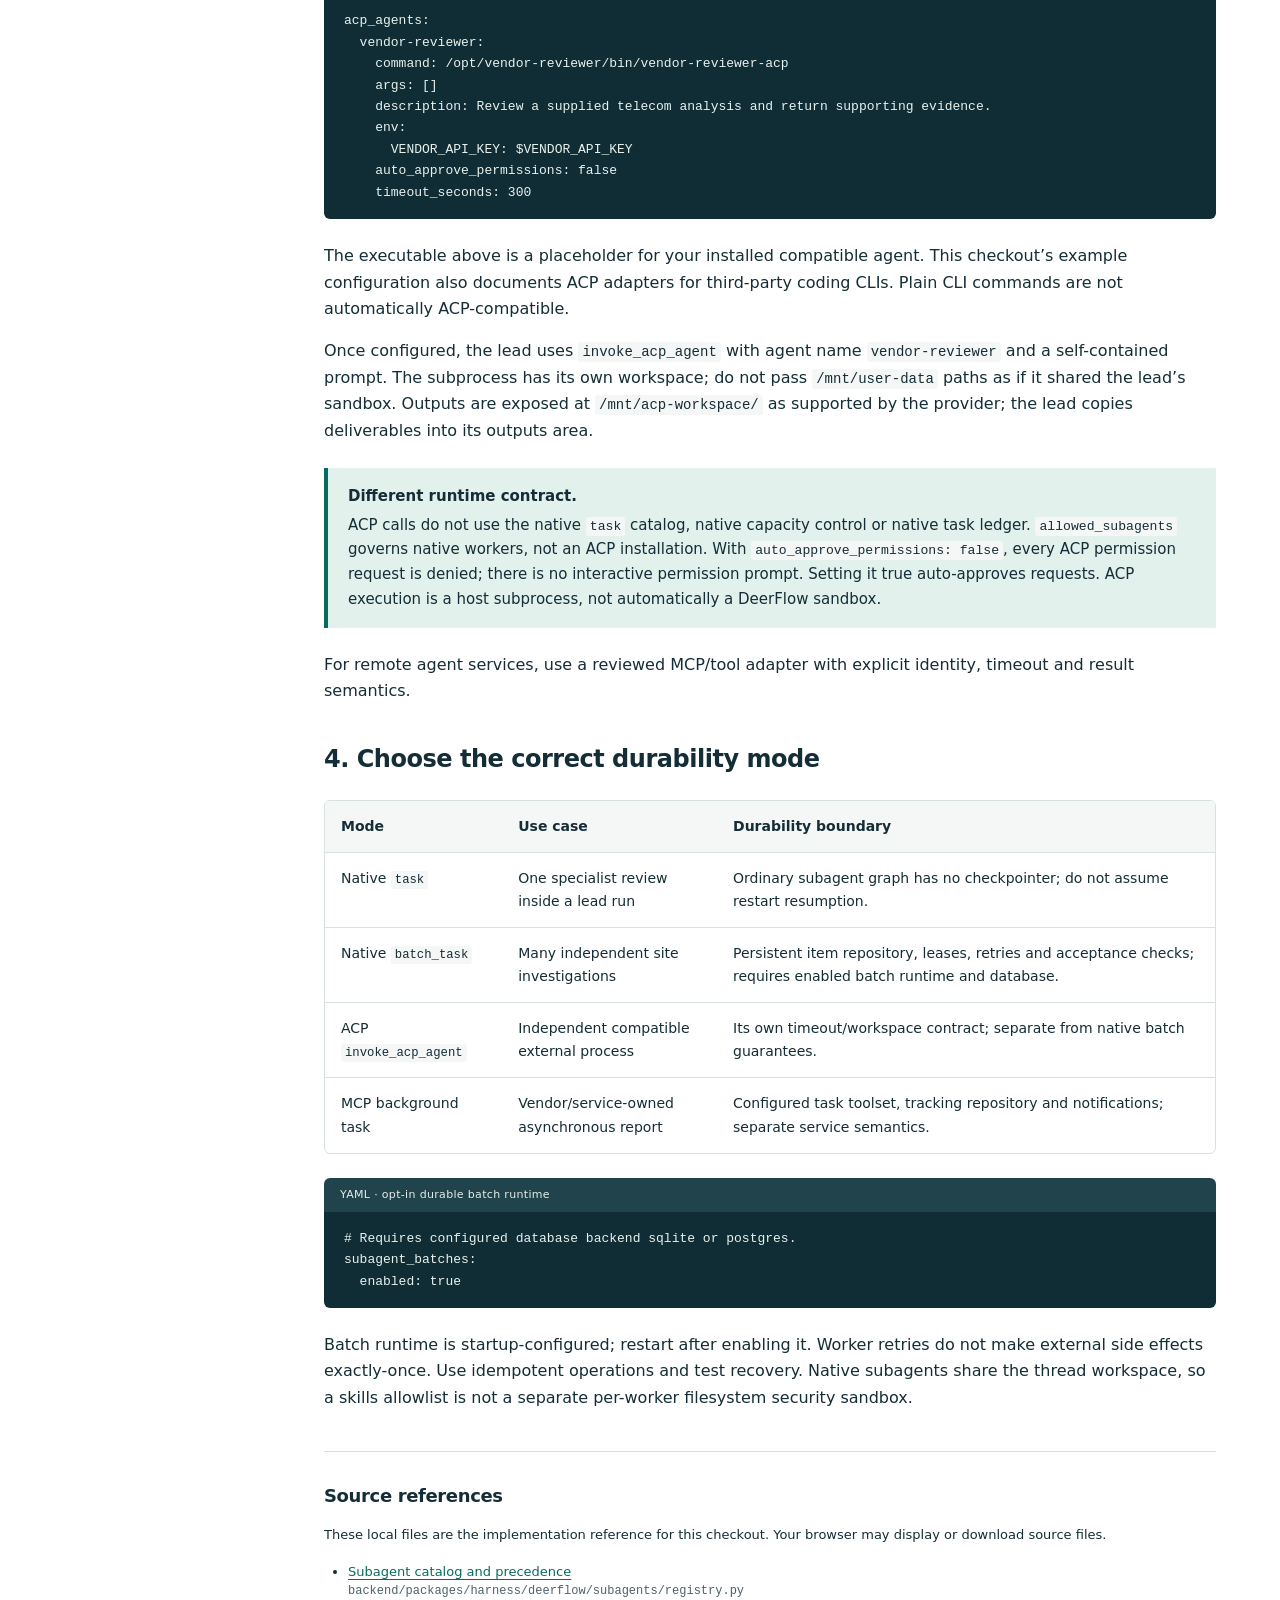
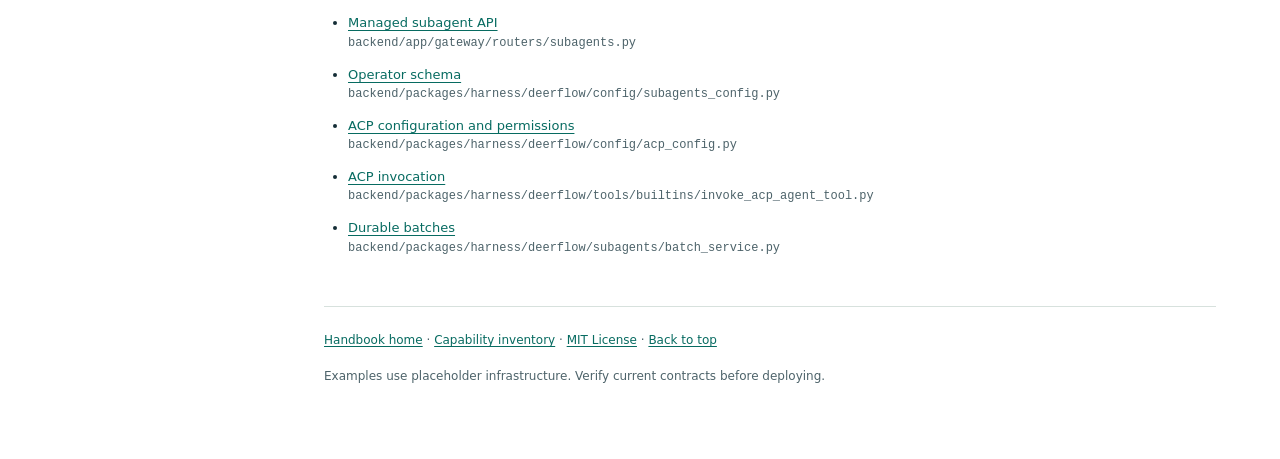
<file: docs/adding-subagents.html>
<!doctype html>
<html lang="en">
<head>
  <meta charset="utf-8">
  <meta name="viewport" content="width=device-width, initial-scale=1">
  <meta name="description" content="Add internal and external specialist workers, using native subagents or a supported integration with a separately running agent.">
  <title>Add subagents · DeerFlow handbook</title>
  <link rel="icon" href="assets/guide-icon.svg" type="image/svg+xml">
  <link rel="stylesheet" href="assets/guide.css">
</head>
<body>
  <a class="skip-link" href="#main">Skip to content</a>
  <aside class="sidebar">
    <a class="brand" href="index.html"><span class="brand-mark" aria-hidden="true">D</span><span>DeerFlow<span class="brand-sub">Extension handbook</span></span></a>
    <nav aria-label="Handbook navigation"><div class="nav-group"><p>Start here</p><a href="index.html">Extend DeerFlow</a></div><div class="nav-group"><p>Add capabilities</p><a href="adding-skills.html">Add skills</a><a href="adding-mcp-tools.html">Add MCP tools</a><a href="adding-tools.html">Add Python tools</a><a href="adding-agents.html">Add agents</a><a href="adding-subagents.html" aria-current="page">Add subagents</a><a href="adding-extensions.html">Add extensions</a></div><div class="nav-group"><p>Understand the platform</p><a href="capabilities.html">Capability inventory</a><a href="capabilities-runtime.html">Runtime and embedding</a><a href="enterprise-fit.html">Enterprise additions</a><a href="enterprise-services.html">Enterprise services</a><a href="enterprise-flow.html">Enterprise flow diagrams</a></div></nav>
    <div class="sidebar-meta">Local source baseline<br><code>4c05e88c</code><br>Offline HTML · no build required</div>
  </aside>
  <main id="main" tabindex="-1">
    <header class="page-header"><p class="eyebrow">Contribution guide</p><h1>Add subagents</h1><p class="lede">Add internal and external specialist workers, using native subagents or a supported integration with a separately running agent.</p><div class="baseline">Application 2.2.0-dev <span aria-hidden="true">/</span> Source-backed guide</div></header>
    <nav class="toc" aria-label="On this page"><span>On this page</span><a href="#origins">Internal and external subagents</a><a href="#internal">1. Add an internal native worker</a><a href="#delegate">2. Enable and test delegation</a><a href="#external">3. Add an externally supplied worker</a><a href="#durable">4. Choose the correct durability mode</a><a href="#sources">Source references</a></nav>
    <article><section id="origins"><h2>Internal and external subagents</h2><div class="table-wrap" tabindex="0" role="region" aria-label="Reference table"><table><thead><tr><th scope="col">Origin</th><th scope="col">Native worker</th><th scope="col">Separately running specialist</th></tr></thead><tbody><tr><td>Internal</td><td>Your team’s metrics reviewer in the managed subagent catalog</td><td>A corporate specialist service reached by an approved MCP/tool adapter, or an internal ACP process.</td></tr><tr><td>External</td><td>A vendor-authored worker definition installed in the same native catalog</td><td>A vendor specialist reached through MCP/tool integration or a compatible ACP process.</td></tr></tbody></table></div><p>A subagent is a delegated role, not an ownership category. A vendor-authored native definition follows native task semantics. A separately running internal agent follows its protocol’s semantics. ACP and service calls are not automatically members of the native <code>task</code> catalog.</p></section>
     <section id="internal"><h2>1. Add an internal native worker</h2><p>Native workers share the DeerFlow execution framework. Built-in types are <code>general-purpose</code> and <code>bash</code>; host bash availability depends on sandbox policy. Add a specialist through administrator Settings → Subagents or authenticated <code>POST /api/subagents</code>:</p><div class="code-label">JSON · managed subagent creation body</div><pre tabindex="0" role="region" aria-label="Code example"><code data-language="JSON · managed subagent creation body">{
  &quot;name&quot;: &quot;ran-metrics-reviewer&quot;,
  &quot;display_name&quot;: &quot;RAN Metrics Reviewer&quot;,
  &quot;description&quot;: &quot;Validate site and gNodeB metric grain, approved joins and missing intervals.&quot;,
  &quot;system_prompt&quot;: &quot;Review supplied performance evidence. State grain, cardinality, freshness and uncertainty. Never invent joins. Return a concise evidence-based result to the lead agent.&quot;,
  &quot;skills&quot;: [&quot;site-performance-review&quot;],
  &quot;model&quot;: &quot;inherit&quot;,
  &quot;max_turns&quot;: 30,
  &quot;timeout_seconds&quot;: 300,
  &quot;enabled&quot;: true
}</code></pre><p>Managed definitions are deployment-wide. File storage uses <code>{runtime_home}/managed-subagents/</code>; <code>agent_storage.backend: db</code> uses the shared application database. Only administrators create/update/delete; ordinary listing hides system prompts from non-administrators.</p><p>Alternatively, an operator can declare the worker in root configuration. Do not create a managed worker with a name already reserved by a built-in/configured definition:</p><div class="code-label">YAML · alternative operator definition</div><pre tabindex="0" role="region" aria-label="Code example"><code data-language="YAML · alternative operator definition">subagents:
  custom_agents:
    ran-metrics-reviewer:
      description: Validate site and gNodeB performance evidence.
      system_prompt: &gt;-
        Check approved joins, result grain and missing intervals.
        Return conclusions and evidence to the lead agent.
      skills: [site-performance-review]
      model: inherit
      max_turns: 30
      timeout_seconds: 300</code></pre><p><code>tools</code> accepts actual tool names, not group names. Omitted/null inherits eligible tools; an empty list selects none. <code>disallowed_tools</code> further narrows selection. Managed workers always merge denial of <code>task</code>, <code>ask_clarification</code> and <code>present_files</code>; the lead owns delegation and user delivery.</p></section>
     <section id="delegate"><h2>2. Enable and test delegation</h2><ol><li>Use Ultra mode in the chat input, which enables subagent delegation. For an embedded client, pass <code>subagent_enabled=True</code>.</li><li>If using a custom agent, include <code>ran-metrics-reviewer</code> in its <code>allowed_subagents</code>.</li><li>Send a task with a clear independent review step, such as “Have the RAN metrics reviewer validate this performance result before summarizing it.”</li><li>Check the task card, selected <code>subagent_type</code>, result and termination status. Ask the lead to deliver final artifacts.</li><li>Test timeouts, cancellation, denied tools and the shared execution-capacity limit.</li></ol><p>Descriptions guide the lead’s choice; they do not guarantee deterministic routing. Skill selection makes metadata available; instructions/tool policies take effect when the skill is loaded or activated.</p></section>
     <section id="external"><h2>3. Add an externally supplied worker</h2><h3>Vendor-authored native definition</h3><p>Review its instructions and capabilities, then use the same managed subagent API or operator configuration shown above. Vendor origin does not require ACP. A native worker can also call a separately running specialist through a narrowly selected tool:</p><div class="code-label">JSON · POST /api/subagents, service-backed native worker</div><pre tabindex="0" role="region" aria-label="Code example"><code data-language="JSON · POST /api/subagents, service-backed native worker">{
  &quot;name&quot;: &quot;vendor-assisted-ran-reviewer&quot;,
  &quot;description&quot;: &quot;Delegate approved RAN analysis to the installed vendor service and check its evidence.&quot;,
  &quot;system_prompt&quot;: &quot;Use the selected vendor tool for the delegated task. Return its evidence, uncertainties and failure status to the lead. Do not invent successful results.&quot;,
  &quot;tools&quot;: [&quot;vendor-ran-analyzer_analyze_site&quot;],
  &quot;skills&quot;: [],
  &quot;model&quot;: &quot;inherit&quot;,
  &quot;max_turns&quot;: 20,
  &quot;timeout_seconds&quot;: 300,
  &quot;enabled&quot;: true
}</code></pre><p>The tool name is illustrative: install the vendor MCP from <a href="adding-mcp-tools.html#external">the MCP guide</a> and replace it with its actual discovered tool. Ensure the parent agent can access that installation and add this worker to its native <code>allowed_subagents</code>. The same wrapper approach applies to an internal corporate service using its own tool name. Native worker limits apply to the wrapper; remote execution and cancellation guarantees still depend on the service contract.</p><h3>Internal or external ACP process</h3><p>A third-party or internal CLI can be used if it speaks Agent Client Protocol. Install its reviewed ACP-compatible executable in the Gateway environment, then configure it:</p><div class="code-label">YAML · illustrative installed ACP executable</div><pre tabindex="0" role="region" aria-label="Code example"><code data-language="YAML · illustrative installed ACP executable">acp_agents:
  vendor-reviewer:
    command: /opt/vendor-reviewer/bin/vendor-reviewer-acp
    args: []
    description: Review a supplied telecom analysis and return supporting evidence.
    env:
      VENDOR_API_KEY: $VENDOR_API_KEY
    auto_approve_permissions: false
    timeout_seconds: 300</code></pre><p>The executable above is a placeholder for your installed compatible agent. This checkout’s example configuration also documents ACP adapters for third-party coding CLIs. Plain CLI commands are not automatically ACP-compatible.</p><p>Once configured, the lead uses <code>invoke_acp_agent</code> with agent name <code>vendor-reviewer</code> and a self-contained prompt. The subprocess has its own workspace; do not pass <code>/mnt/user-data</code> paths as if it shared the lead’s sandbox. Outputs are exposed at <code>/mnt/acp-workspace/</code> as supported by the provider; the lead copies deliverables into its outputs area.</p><div class="note"><strong>Different runtime contract.</strong> ACP calls do not use the native <code>task</code> catalog, native capacity control or native task ledger. <code>allowed_subagents</code> governs native workers, not an ACP installation. With <code>auto_approve_permissions: false</code>, every ACP permission request is denied; there is no interactive permission prompt. Setting it true auto-approves requests. ACP execution is a host subprocess, not automatically a DeerFlow sandbox.</div><p>For remote agent services, use a reviewed MCP/tool adapter with explicit identity, timeout and result semantics.</p></section>
     <section id="durable"><h2>4. Choose the correct durability mode</h2><div class="table-wrap" tabindex="0" role="region" aria-label="Reference table"><table><thead><tr><th scope="col">Mode</th><th scope="col">Use case</th><th scope="col">Durability boundary</th></tr></thead><tbody><tr><td>Native <code>task</code></td><td>One specialist review inside a lead run</td><td>Ordinary subagent graph has no checkpointer; do not assume restart resumption.</td></tr><tr><td>Native <code>batch_task</code></td><td>Many independent site investigations</td><td>Persistent item repository, leases, retries and acceptance checks; requires enabled batch runtime and database.</td></tr><tr><td>ACP <code>invoke_acp_agent</code></td><td>Independent compatible external process</td><td>Its own timeout/workspace contract; separate from native batch guarantees.</td></tr><tr><td>MCP background task</td><td>Vendor/service-owned asynchronous report</td><td>Configured task toolset, tracking repository and notifications; separate service semantics.</td></tr></tbody></table></div><div class="code-label">YAML · opt-in durable batch runtime</div><pre tabindex="0" role="region" aria-label="Code example"><code data-language="YAML · opt-in durable batch runtime"># Requires configured database backend sqlite or postgres.
subagent_batches:
  enabled: true</code></pre><p>Batch runtime is startup-configured; restart after enabling it. Worker retries do not make external side effects exactly-once. Use idempotent operations and test recovery. Native subagents share the thread workspace, so a skills allowlist is not a separate per-worker filesystem security sandbox.</p></section><section id="sources" class="sources"><h2>Source references</h2><p>These local files are the implementation reference for this checkout. Your browser may display or download source files.</p><ul><li><a href="../backend/packages/harness/deerflow/subagents/registry.py">Subagent catalog and precedence</a> <span class="source-path">backend/packages/harness/deerflow/subagents/registry.py</span></li><li><a href="../backend/app/gateway/routers/subagents.py">Managed subagent API</a> <span class="source-path">backend/app/gateway/routers/subagents.py</span></li><li><a href="../backend/packages/harness/deerflow/config/subagents_config.py">Operator schema</a> <span class="source-path">backend/packages/harness/deerflow/config/subagents_config.py</span></li><li><a href="../backend/packages/harness/deerflow/config/acp_config.py">ACP configuration and permissions</a> <span class="source-path">backend/packages/harness/deerflow/config/acp_config.py</span></li><li><a href="../backend/packages/harness/deerflow/tools/builtins/invoke_acp_agent_tool.py">ACP invocation</a> <span class="source-path">backend/packages/harness/deerflow/tools/builtins/invoke_acp_agent_tool.py</span></li><li><a href="../backend/packages/harness/deerflow/subagents/batch_service.py">Durable batches</a> <span class="source-path">backend/packages/harness/deerflow/subagents/batch_service.py</span></li></ul></section></article>
    <footer><p><a href="index.html">Handbook home</a> · <a href="capabilities.html">Capability inventory</a> · <a href="LICENSE">MIT License</a> · <a href="#main">Back to top</a></p><p>Examples use placeholder infrastructure. Verify current contracts before deploying.</p></footer>
  </main>
</body>
</html>
</file>
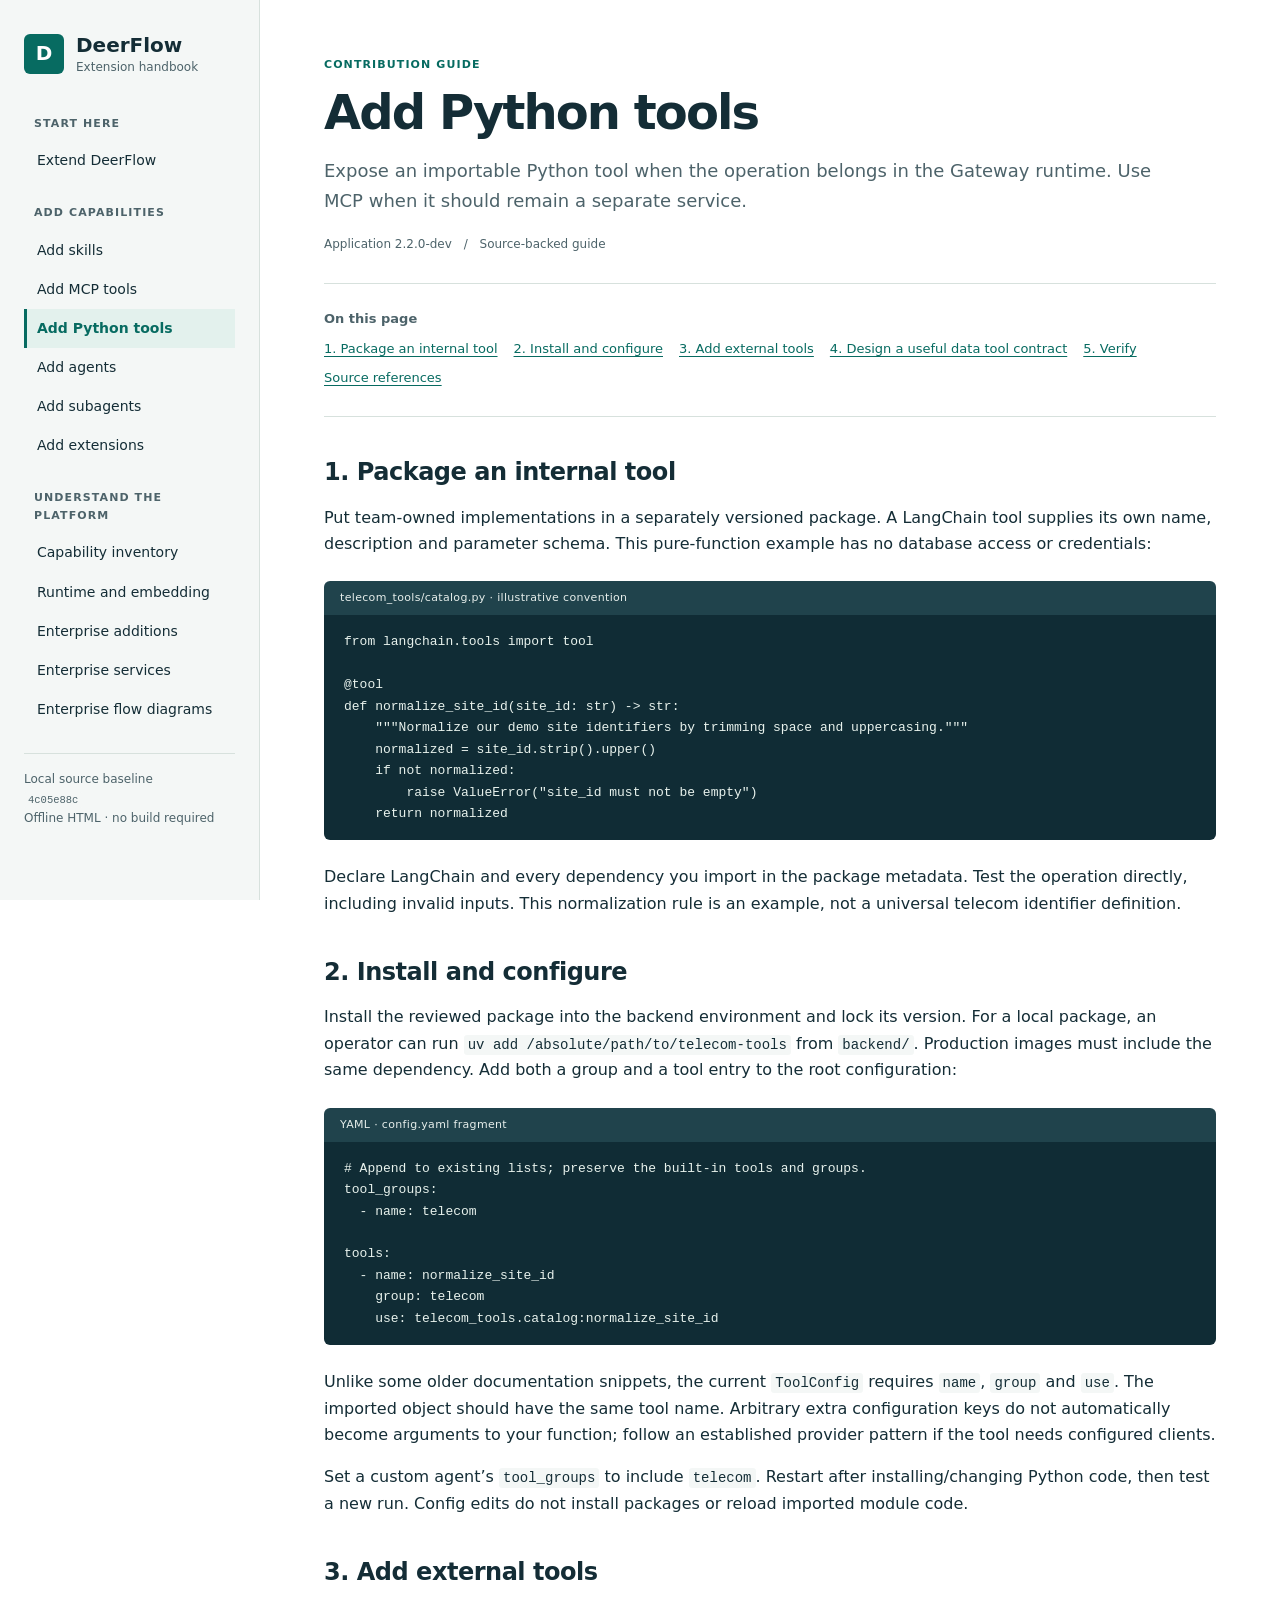
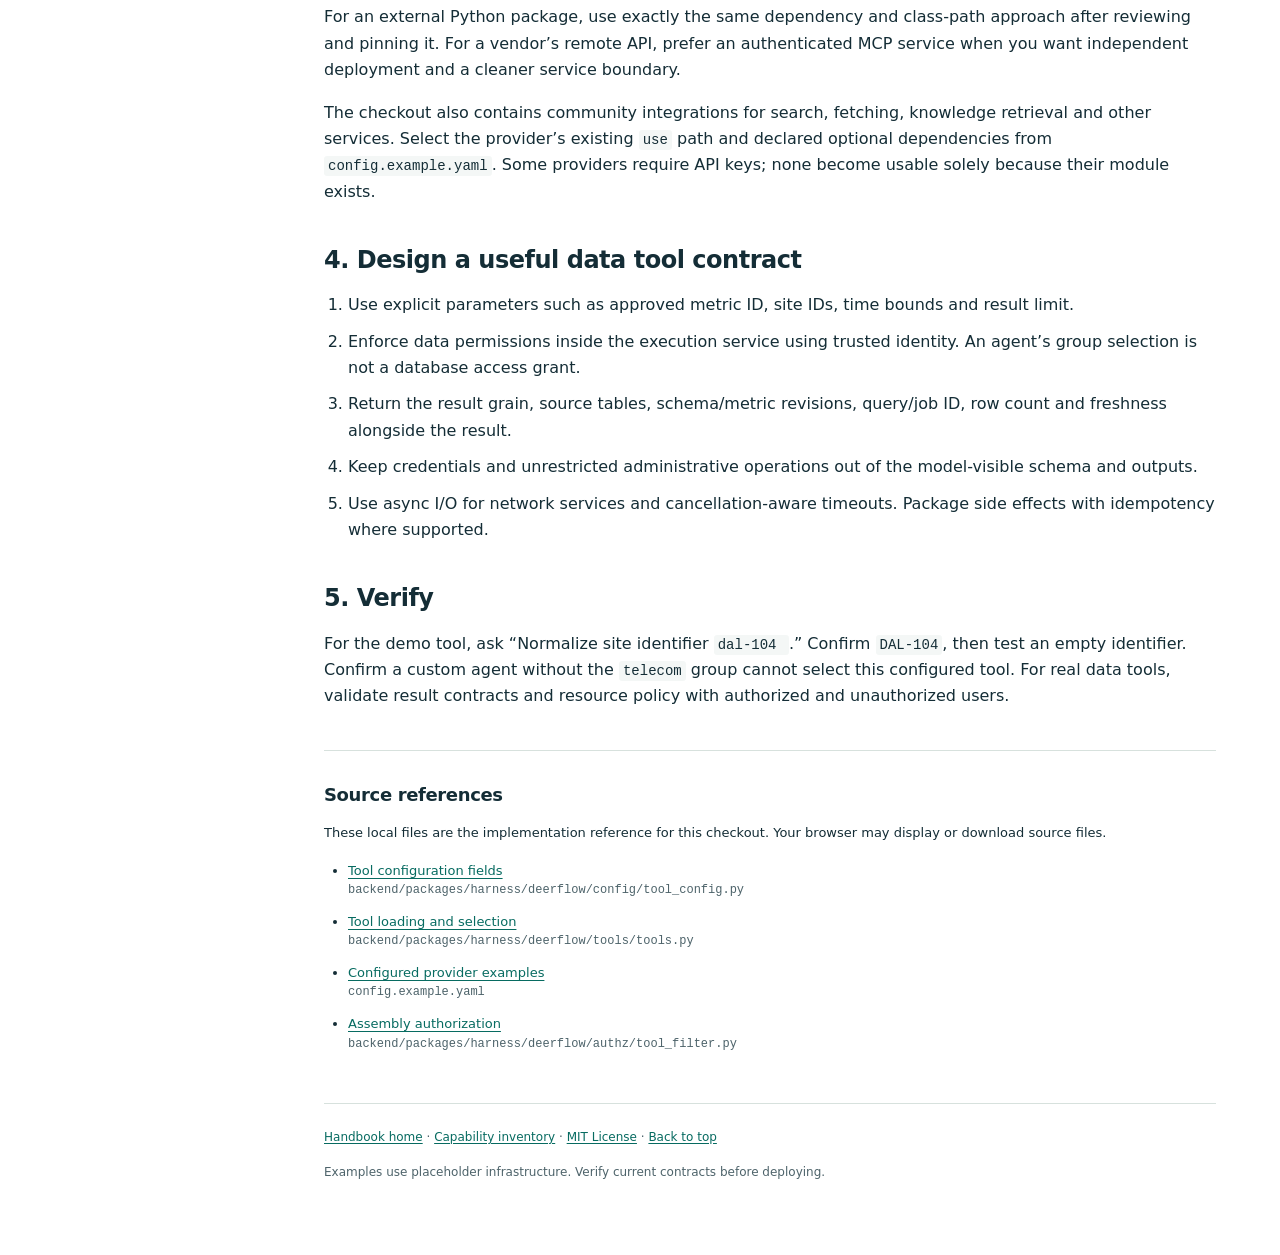
<file: docs/adding-tools.html>
<!doctype html>
<html lang="en">
<head>
  <meta charset="utf-8">
  <meta name="viewport" content="width=device-width, initial-scale=1">
  <meta name="description" content="Expose an importable Python tool when the operation belongs in the Gateway runtime. Use MCP when it should remain a separate service.">
  <title>Add Python tools · DeerFlow handbook</title>
  <link rel="icon" href="assets/guide-icon.svg" type="image/svg+xml">
  <link rel="stylesheet" href="assets/guide.css">
</head>
<body>
  <a class="skip-link" href="#main">Skip to content</a>
  <aside class="sidebar">
    <a class="brand" href="index.html"><span class="brand-mark" aria-hidden="true">D</span><span>DeerFlow<span class="brand-sub">Extension handbook</span></span></a>
    <nav aria-label="Handbook navigation"><div class="nav-group"><p>Start here</p><a href="index.html">Extend DeerFlow</a></div><div class="nav-group"><p>Add capabilities</p><a href="adding-skills.html">Add skills</a><a href="adding-mcp-tools.html">Add MCP tools</a><a href="adding-tools.html" aria-current="page">Add Python tools</a><a href="adding-agents.html">Add agents</a><a href="adding-subagents.html">Add subagents</a><a href="adding-extensions.html">Add extensions</a></div><div class="nav-group"><p>Understand the platform</p><a href="capabilities.html">Capability inventory</a><a href="capabilities-runtime.html">Runtime and embedding</a><a href="enterprise-fit.html">Enterprise additions</a><a href="enterprise-services.html">Enterprise services</a><a href="enterprise-flow.html">Enterprise flow diagrams</a></div></nav>
    <div class="sidebar-meta">Local source baseline<br><code>4c05e88c</code><br>Offline HTML · no build required</div>
  </aside>
  <main id="main" tabindex="-1">
    <header class="page-header"><p class="eyebrow">Contribution guide</p><h1>Add Python tools</h1><p class="lede">Expose an importable Python tool when the operation belongs in the Gateway runtime. Use MCP when it should remain a separate service.</p><div class="baseline">Application 2.2.0-dev <span aria-hidden="true">/</span> Source-backed guide</div></header>
    <nav class="toc" aria-label="On this page"><span>On this page</span><a href="#internal">1. Package an internal tool</a><a href="#configure">2. Install and configure</a><a href="#external">3. Add external tools</a><a href="#contracts">4. Design a useful data tool contract</a><a href="#verify">5. Verify</a><a href="#sources">Source references</a></nav>
    <article><section id="internal"><h2>1. Package an internal tool</h2><p>Put team-owned implementations in a separately versioned package. A LangChain tool supplies its own name, description and parameter schema. This pure-function example has no database access or credentials:</p><div class="code-label">telecom_tools/catalog.py · illustrative convention</div><pre tabindex="0" role="region" aria-label="Code example"><code data-language="telecom_tools/catalog.py · illustrative convention">from langchain.tools import tool

@tool
def normalize_site_id(site_id: str) -&gt; str:
    &quot;&quot;&quot;Normalize our demo site identifiers by trimming space and uppercasing.&quot;&quot;&quot;
    normalized = site_id.strip().upper()
    if not normalized:
        raise ValueError(&quot;site_id must not be empty&quot;)
    return normalized</code></pre><p>Declare LangChain and every dependency you import in the package metadata. Test the operation directly, including invalid inputs. This normalization rule is an example, not a universal telecom identifier definition.</p></section>
     <section id="configure"><h2>2. Install and configure</h2><p>Install the reviewed package into the backend environment and lock its version. For a local package, an operator can run <code>uv add /absolute/path/to/telecom-tools</code> from <code>backend/</code>. Production images must include the same dependency. Add both a group and a tool entry to the root configuration:</p><div class="code-label">YAML · config.yaml fragment</div><pre tabindex="0" role="region" aria-label="Code example"><code data-language="YAML · config.yaml fragment"># Append to existing lists; preserve the built-in tools and groups.
tool_groups:
  - name: telecom

tools:
  - name: normalize_site_id
    group: telecom
    use: telecom_tools.catalog:normalize_site_id</code></pre><p>Unlike some older documentation snippets, the current <code>ToolConfig</code> requires <code>name</code>, <code>group</code> and <code>use</code>. The imported object should have the same tool name. Arbitrary extra configuration keys do not automatically become arguments to your function; follow an established provider pattern if the tool needs configured clients.</p><p>Set a custom agent’s <code>tool_groups</code> to include <code>telecom</code>. Restart after installing/changing Python code, then test a new run. Config edits do not install packages or reload imported module code.</p></section>
     <section id="external"><h2>3. Add external tools</h2><p>For an external Python package, use exactly the same dependency and class-path approach after reviewing and pinning it. For a vendor’s remote API, prefer an authenticated MCP service when you want independent deployment and a cleaner service boundary.</p><p>The checkout also contains community integrations for search, fetching, knowledge retrieval and other services. Select the provider’s existing <code>use</code> path and declared optional dependencies from <code>config.example.yaml</code>. Some providers require API keys; none become usable solely because their module exists.</p></section>
     <section id="contracts"><h2>4. Design a useful data tool contract</h2><ol><li>Use explicit parameters such as approved metric ID, site IDs, time bounds and result limit.</li><li>Enforce data permissions inside the execution service using trusted identity. An agent’s group selection is not a database access grant.</li><li>Return the result grain, source tables, schema/metric revisions, query/job ID, row count and freshness alongside the result.</li><li>Keep credentials and unrestricted administrative operations out of the model-visible schema and outputs.</li><li>Use async I/O for network services and cancellation-aware timeouts. Package side effects with idempotency where supported.</li></ol></section>
     <section id="verify"><h2>5. Verify</h2><p>For the demo tool, ask “Normalize site identifier <code>  dal-104  </code>.” Confirm <code>DAL-104</code>, then test an empty identifier. Confirm a custom agent without the <code>telecom</code> group cannot select this configured tool. For real data tools, validate result contracts and resource policy with authorized and unauthorized users.</p></section><section id="sources" class="sources"><h2>Source references</h2><p>These local files are the implementation reference for this checkout. Your browser may display or download source files.</p><ul><li><a href="../backend/packages/harness/deerflow/config/tool_config.py">Tool configuration fields</a> <span class="source-path">backend/packages/harness/deerflow/config/tool_config.py</span></li><li><a href="../backend/packages/harness/deerflow/tools/tools.py">Tool loading and selection</a> <span class="source-path">backend/packages/harness/deerflow/tools/tools.py</span></li><li><a href="../config.example.yaml">Configured provider examples</a> <span class="source-path">config.example.yaml</span></li><li><a href="../backend/packages/harness/deerflow/authz/tool_filter.py">Assembly authorization</a> <span class="source-path">backend/packages/harness/deerflow/authz/tool_filter.py</span></li></ul></section></article>
    <footer><p><a href="index.html">Handbook home</a> · <a href="capabilities.html">Capability inventory</a> · <a href="LICENSE">MIT License</a> · <a href="#main">Back to top</a></p><p>Examples use placeholder infrastructure. Verify current contracts before deploying.</p></footer>
  </main>
</body>
</html>
</file>
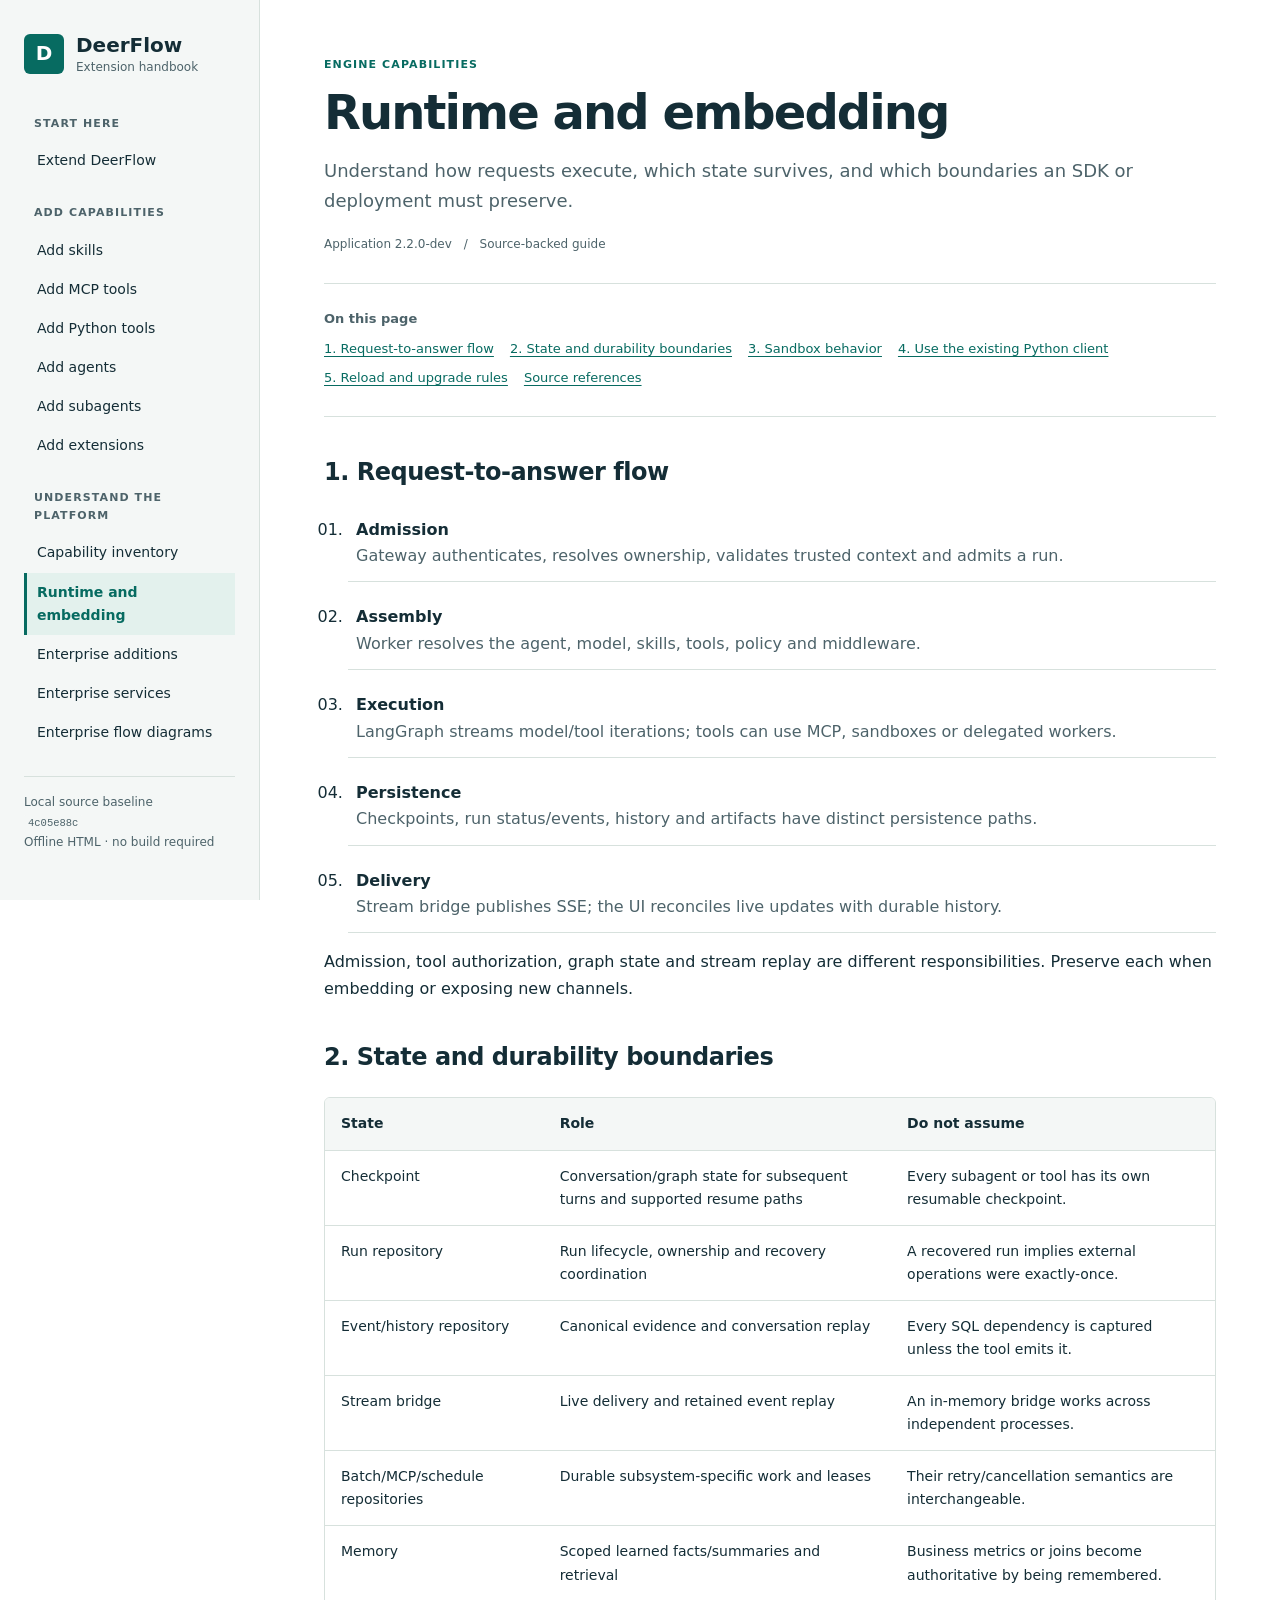
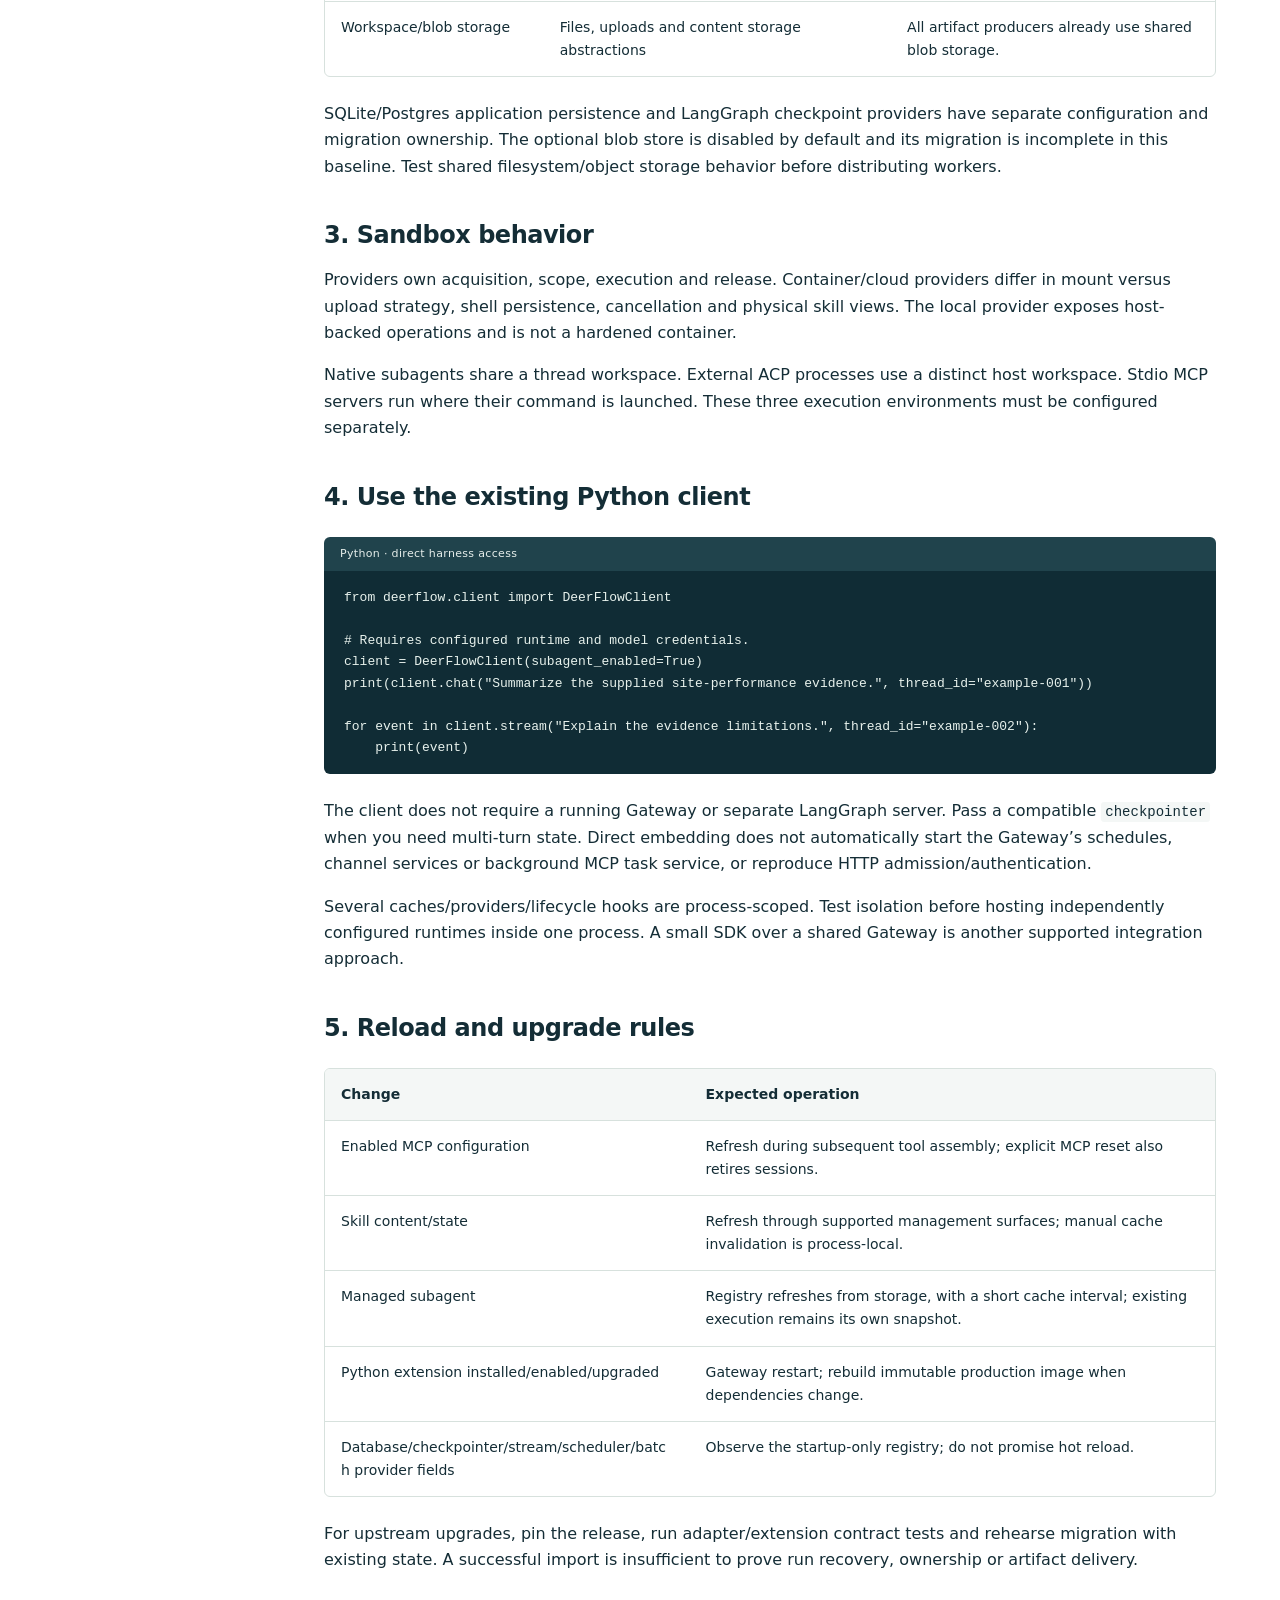
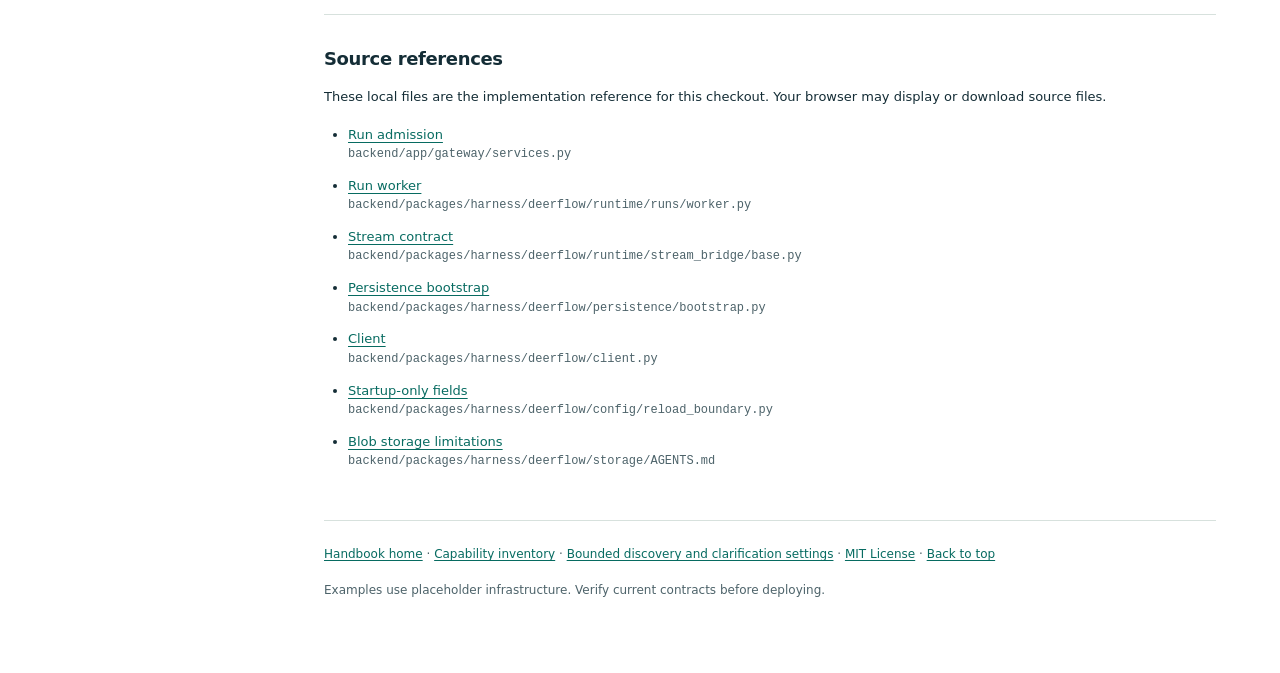
<file: docs/capabilities-runtime.html>
<!doctype html>
<html lang="en">
<head>
  <meta charset="utf-8">
  <meta name="viewport" content="width=device-width, initial-scale=1">
  <meta name="description" content="Understand how requests execute, which state survives, and which boundaries an SDK or deployment must preserve.">
  <title>Runtime and embedding · DeerFlow handbook</title>
  <link rel="icon" href="assets/guide-icon.svg" type="image/svg+xml">
  <link rel="stylesheet" href="assets/guide.css">
</head>
<body>
  <a class="skip-link" href="#main">Skip to content</a>
  <aside class="sidebar">
    <a class="brand" href="index.html"><span class="brand-mark" aria-hidden="true">D</span><span>DeerFlow<span class="brand-sub">Extension handbook</span></span></a>
    <nav aria-label="Handbook navigation"><div class="nav-group"><p>Start here</p><a href="index.html">Extend DeerFlow</a></div><div class="nav-group"><p>Add capabilities</p><a href="adding-skills.html">Add skills</a><a href="adding-mcp-tools.html">Add MCP tools</a><a href="adding-tools.html">Add Python tools</a><a href="adding-agents.html">Add agents</a><a href="adding-subagents.html">Add subagents</a><a href="adding-extensions.html">Add extensions</a></div><div class="nav-group"><p>Understand the platform</p><a href="capabilities.html">Capability inventory</a><a href="capabilities-runtime.html" aria-current="page">Runtime and embedding</a><a href="enterprise-fit.html">Enterprise additions</a><a href="enterprise-services.html">Enterprise services</a><a href="enterprise-flow.html">Enterprise flow diagrams</a></div></nav>
    <div class="sidebar-meta">Local source baseline<br><code>4c05e88c</code><br>Offline HTML · no build required</div>
  </aside>
  <main id="main" tabindex="-1">
    <header class="page-header"><p class="eyebrow">Engine capabilities</p><h1>Runtime and embedding</h1><p class="lede">Understand how requests execute, which state survives, and which boundaries an SDK or deployment must preserve.</p><div class="baseline">Application 2.2.0-dev <span aria-hidden="true">/</span> Source-backed guide</div></header>
    <nav class="toc" aria-label="On this page"><span>On this page</span><a href="#flow">1. Request-to-answer flow</a><a href="#durability">2. State and durability boundaries</a><a href="#sandbox">3. Sandbox behavior</a><a href="#sdk">4. Use the existing Python client</a><a href="#reload">5. Reload and upgrade rules</a><a href="#sources">Source references</a></nav>
    <article><section id="flow"><h2>1. Request-to-answer flow</h2><ol class="flow"><li><strong>Admission</strong><span>Gateway authenticates, resolves ownership, validates trusted context and admits a run.</span></li><li><strong>Assembly</strong><span>Worker resolves the agent, model, skills, tools, policy and middleware.</span></li><li><strong>Execution</strong><span>LangGraph streams model/tool iterations; tools can use MCP, sandboxes or delegated workers.</span></li><li><strong>Persistence</strong><span>Checkpoints, run status/events, history and artifacts have distinct persistence paths.</span></li><li><strong>Delivery</strong><span>Stream bridge publishes SSE; the UI reconciles live updates with durable history.</span></li></ol><p>Admission, tool authorization, graph state and stream replay are different responsibilities. Preserve each when embedding or exposing new channels.</p></section>
     <section id="durability"><h2>2. State and durability boundaries</h2><div class="table-wrap" tabindex="0" role="region" aria-label="Reference table"><table><thead><tr><th scope="col">State</th><th scope="col">Role</th><th scope="col">Do not assume</th></tr></thead><tbody><tr><td>Checkpoint</td><td>Conversation/graph state for subsequent turns and supported resume paths</td><td>Every subagent or tool has its own resumable checkpoint.</td></tr><tr><td>Run repository</td><td>Run lifecycle, ownership and recovery coordination</td><td>A recovered run implies external operations were exactly-once.</td></tr><tr><td>Event/history repository</td><td>Canonical evidence and conversation replay</td><td>Every SQL dependency is captured unless the tool emits it.</td></tr><tr><td>Stream bridge</td><td>Live delivery and retained event replay</td><td>An in-memory bridge works across independent processes.</td></tr><tr><td>Batch/MCP/schedule repositories</td><td>Durable subsystem-specific work and leases</td><td>Their retry/cancellation semantics are interchangeable.</td></tr><tr><td>Memory</td><td>Scoped learned facts/summaries and retrieval</td><td>Business metrics or joins become authoritative by being remembered.</td></tr><tr><td>Workspace/blob storage</td><td>Files, uploads and content storage abstractions</td><td>All artifact producers already use shared blob storage.</td></tr></tbody></table></div><p>SQLite/Postgres application persistence and LangGraph checkpoint providers have separate configuration and migration ownership. The optional blob store is disabled by default and its migration is incomplete in this baseline. Test shared filesystem/object storage behavior before distributing workers.</p></section>
     <section id="sandbox"><h2>3. Sandbox behavior</h2><p>Providers own acquisition, scope, execution and release. Container/cloud providers differ in mount versus upload strategy, shell persistence, cancellation and physical skill views. The local provider exposes host-backed operations and is not a hardened container.</p><p>Native subagents share a thread workspace. External ACP processes use a distinct host workspace. Stdio MCP servers run where their command is launched. These three execution environments must be configured separately.</p></section>
     <section id="sdk"><h2>4. Use the existing Python client</h2><div class="code-label">Python · direct harness access</div><pre tabindex="0" role="region" aria-label="Code example"><code data-language="Python · direct harness access">from deerflow.client import DeerFlowClient

# Requires configured runtime and model credentials.
client = DeerFlowClient(subagent_enabled=True)
print(client.chat(&quot;Summarize the supplied site-performance evidence.&quot;, thread_id=&quot;example-001&quot;))

for event in client.stream(&quot;Explain the evidence limitations.&quot;, thread_id=&quot;example-002&quot;):
    print(event)</code></pre><p>The client does not require a running Gateway or separate LangGraph server. Pass a compatible <code>checkpointer</code> when you need multi-turn state. Direct embedding does not automatically start the Gateway’s schedules, channel services or background MCP task service, or reproduce HTTP admission/authentication.</p><p>Several caches/providers/lifecycle hooks are process-scoped. Test isolation before hosting independently configured runtimes inside one process. A small SDK over a shared Gateway is another supported integration approach.</p></section>
     <section id="reload"><h2>5. Reload and upgrade rules</h2><div class="table-wrap" tabindex="0" role="region" aria-label="Reference table"><table><thead><tr><th scope="col">Change</th><th scope="col">Expected operation</th></tr></thead><tbody><tr><td>Enabled MCP configuration</td><td>Refresh during subsequent tool assembly; explicit MCP reset also retires sessions.</td></tr><tr><td>Skill content/state</td><td>Refresh through supported management surfaces; manual cache invalidation is process-local.</td></tr><tr><td>Managed subagent</td><td>Registry refreshes from storage, with a short cache interval; existing execution remains its own snapshot.</td></tr><tr><td>Python extension installed/enabled/upgraded</td><td>Gateway restart; rebuild immutable production image when dependencies change.</td></tr><tr><td>Database/checkpointer/stream/scheduler/batch provider fields</td><td>Observe the startup-only registry; do not promise hot reload.</td></tr></tbody></table></div><p>For upstream upgrades, pin the release, run adapter/extension contract tests and rehearse migration with existing state. A successful import is insufficient to prove run recovery, ownership or artifact delivery.</p></section><section id="sources" class="sources"><h2>Source references</h2><p>These local files are the implementation reference for this checkout. Your browser may display or download source files.</p><ul><li><a href="../backend/app/gateway/services.py">Run admission</a> <span class="source-path">backend/app/gateway/services.py</span></li><li><a href="../backend/packages/harness/deerflow/runtime/runs/worker.py">Run worker</a> <span class="source-path">backend/packages/harness/deerflow/runtime/runs/worker.py</span></li><li><a href="../backend/packages/harness/deerflow/runtime/stream_bridge/base.py">Stream contract</a> <span class="source-path">backend/packages/harness/deerflow/runtime/stream_bridge/base.py</span></li><li><a href="../backend/packages/harness/deerflow/persistence/bootstrap.py">Persistence bootstrap</a> <span class="source-path">backend/packages/harness/deerflow/persistence/bootstrap.py</span></li><li><a href="../backend/packages/harness/deerflow/client.py">Client</a> <span class="source-path">backend/packages/harness/deerflow/client.py</span></li><li><a href="../backend/packages/harness/deerflow/config/reload_boundary.py">Startup-only fields</a> <span class="source-path">backend/packages/harness/deerflow/config/reload_boundary.py</span></li><li><a href="../backend/packages/harness/deerflow/storage/AGENTS.md">Blob storage limitations</a> <span class="source-path">backend/packages/harness/deerflow/storage/AGENTS.md</span></li></ul></section></article>
    <footer><p><a href="index.html">Handbook home</a> · <a href="capabilities.html">Capability inventory</a> · <a href="discovery-and-clarification.md">Bounded discovery and clarification settings</a> · <a href="LICENSE">MIT License</a> · <a href="#main">Back to top</a></p><p>Examples use placeholder infrastructure. Verify current contracts before deploying.</p></footer>
  </main>
</body>
</html>
</file>
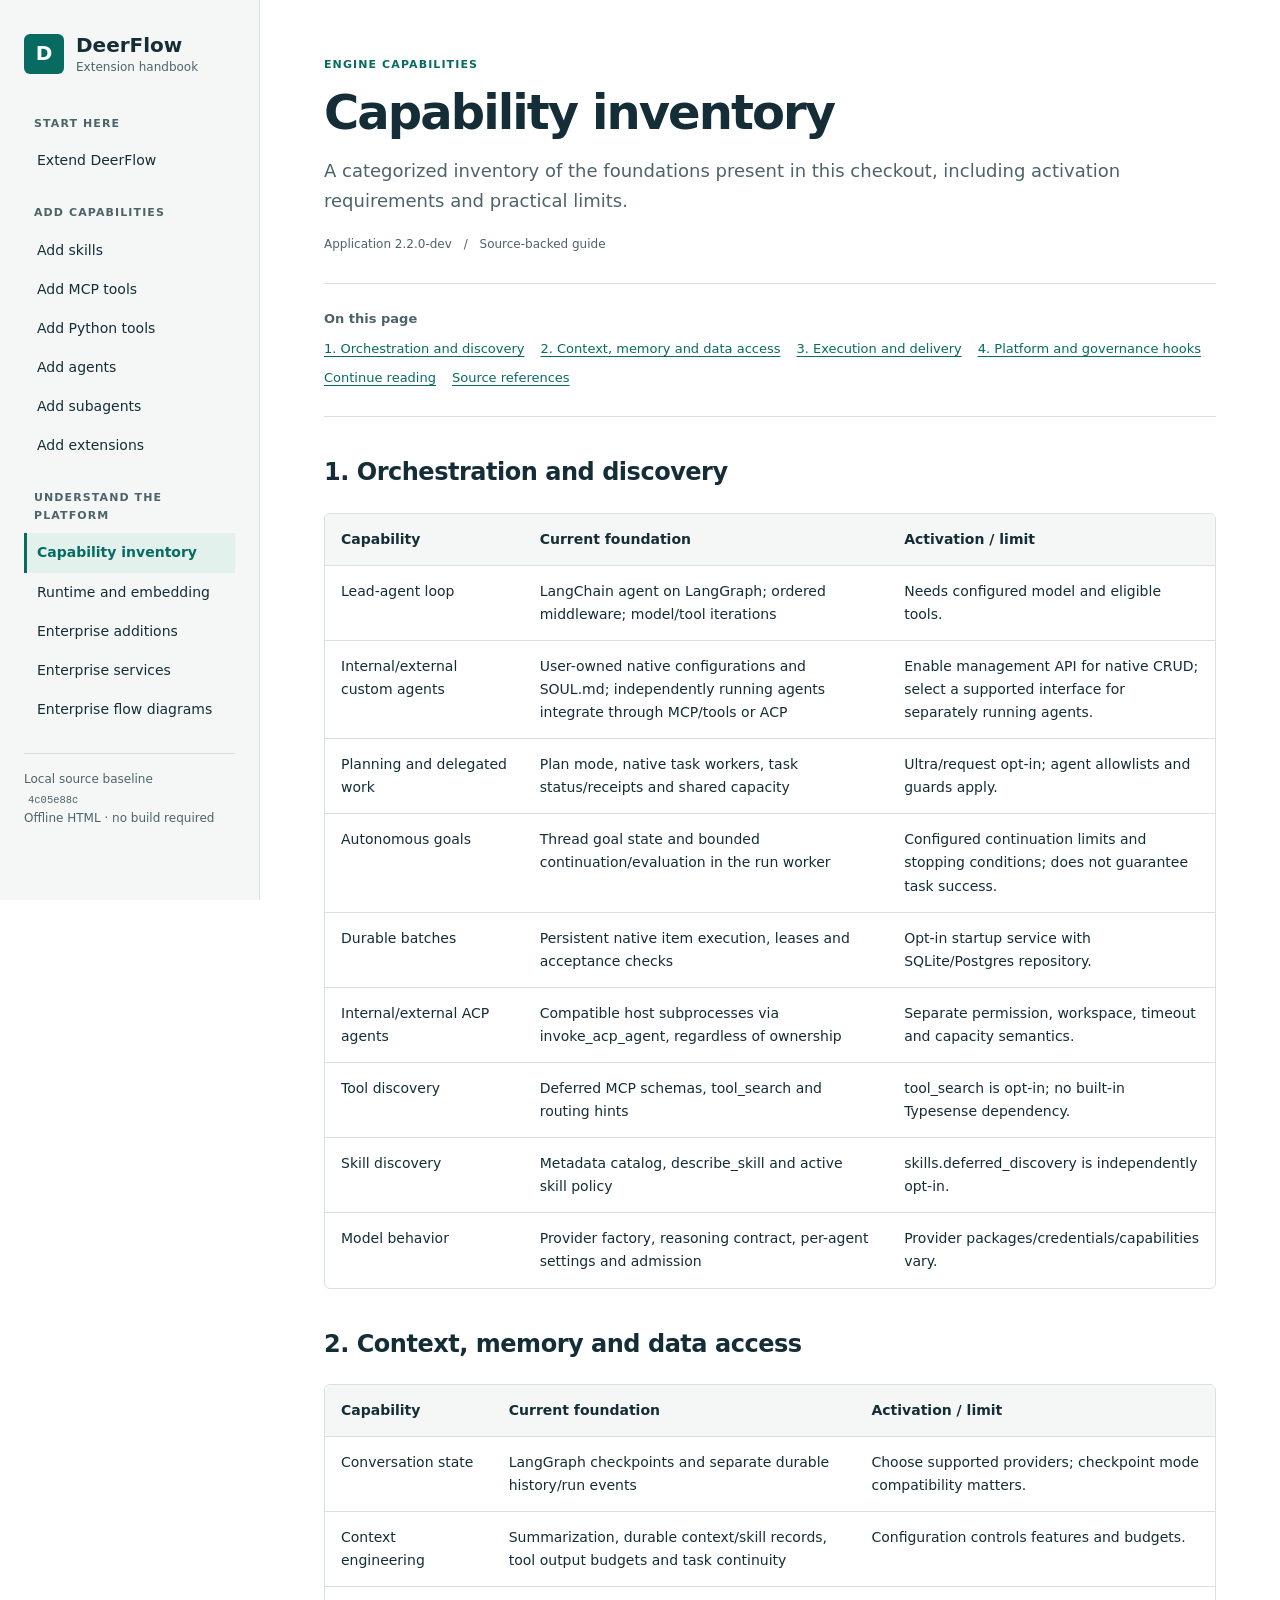
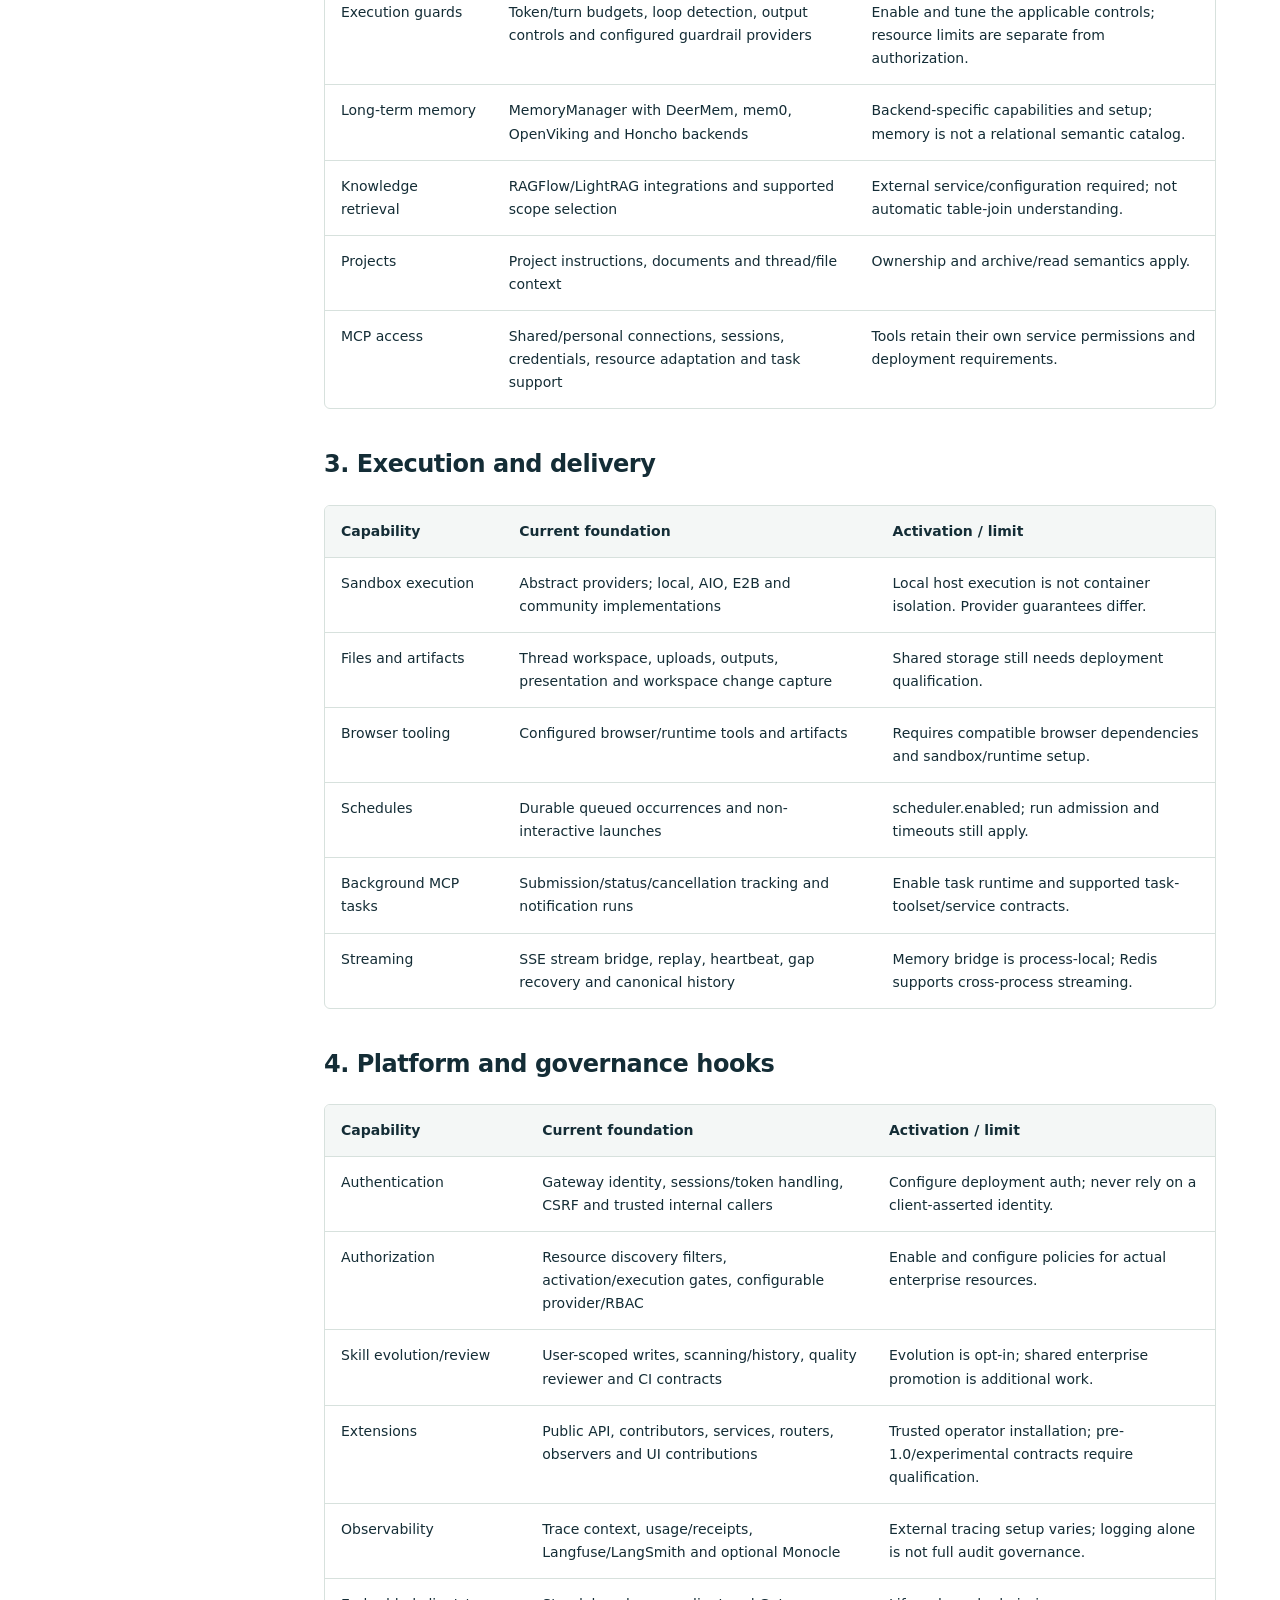
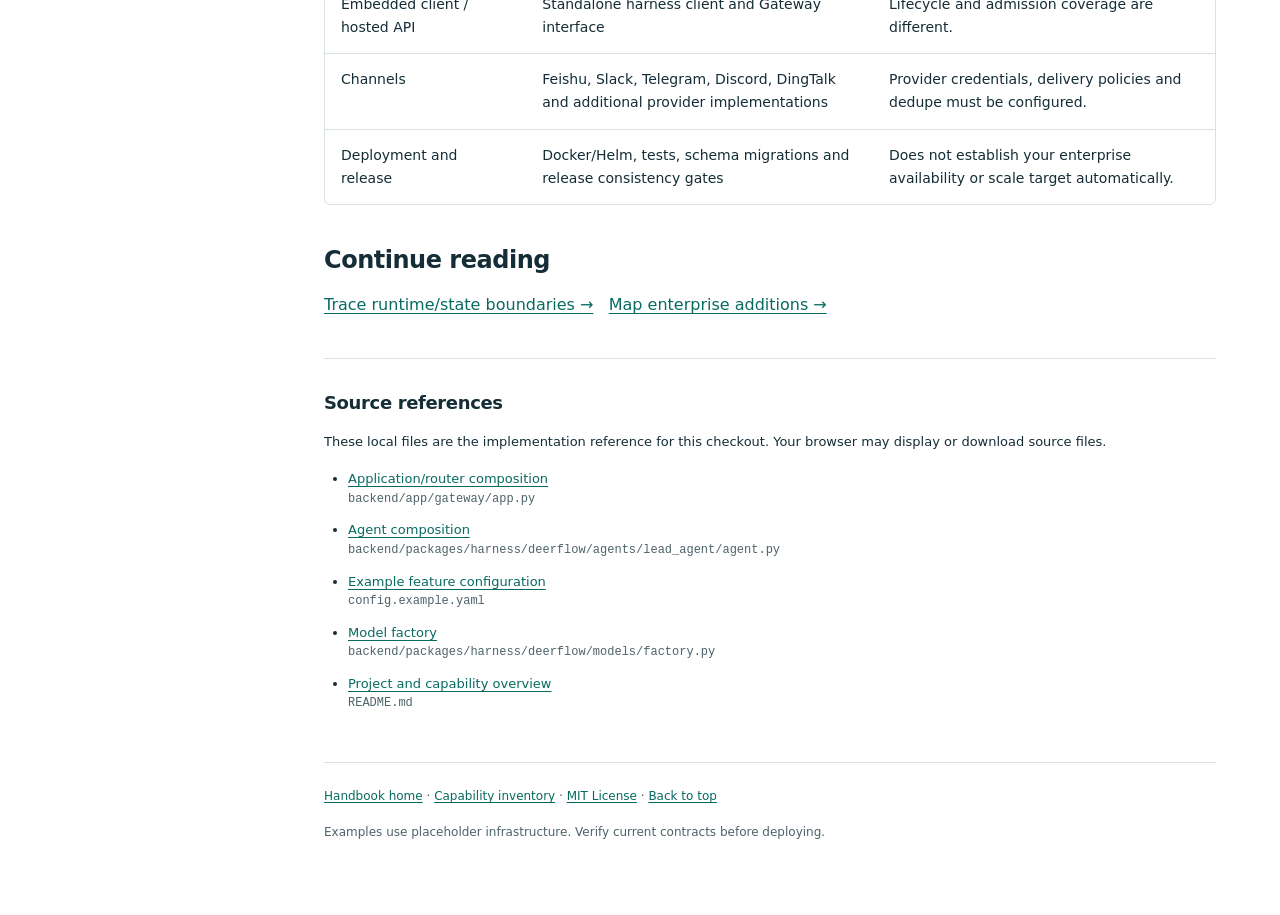
<file: docs/capabilities.html>
<!doctype html>
<html lang="en">
<head>
  <meta charset="utf-8">
  <meta name="viewport" content="width=device-width, initial-scale=1">
  <meta name="description" content="A categorized inventory of the foundations present in this checkout, including activation requirements and practical limits.">
  <title>Capability inventory · DeerFlow handbook</title>
  <link rel="icon" href="assets/guide-icon.svg" type="image/svg+xml">
  <link rel="stylesheet" href="assets/guide.css">
</head>
<body>
  <a class="skip-link" href="#main">Skip to content</a>
  <aside class="sidebar">
    <a class="brand" href="index.html"><span class="brand-mark" aria-hidden="true">D</span><span>DeerFlow<span class="brand-sub">Extension handbook</span></span></a>
    <nav aria-label="Handbook navigation"><div class="nav-group"><p>Start here</p><a href="index.html">Extend DeerFlow</a></div><div class="nav-group"><p>Add capabilities</p><a href="adding-skills.html">Add skills</a><a href="adding-mcp-tools.html">Add MCP tools</a><a href="adding-tools.html">Add Python tools</a><a href="adding-agents.html">Add agents</a><a href="adding-subagents.html">Add subagents</a><a href="adding-extensions.html">Add extensions</a></div><div class="nav-group"><p>Understand the platform</p><a href="capabilities.html" aria-current="page">Capability inventory</a><a href="capabilities-runtime.html">Runtime and embedding</a><a href="enterprise-fit.html">Enterprise additions</a><a href="enterprise-services.html">Enterprise services</a><a href="enterprise-flow.html">Enterprise flow diagrams</a></div></nav>
    <div class="sidebar-meta">Local source baseline<br><code>4c05e88c</code><br>Offline HTML · no build required</div>
  </aside>
  <main id="main" tabindex="-1">
    <header class="page-header"><p class="eyebrow">Engine capabilities</p><h1>Capability inventory</h1><p class="lede">A categorized inventory of the foundations present in this checkout, including activation requirements and practical limits.</p><div class="baseline">Application 2.2.0-dev <span aria-hidden="true">/</span> Source-backed guide</div></header>
    <nav class="toc" aria-label="On this page"><span>On this page</span><a href="#orchestration">1. Orchestration and discovery</a><a href="#context">2. Context, memory and data access</a><a href="#execution">3. Execution and delivery</a><a href="#platform">4. Platform and governance hooks</a><a href="#next">Continue reading</a><a href="#sources">Source references</a></nav>
    <article><section id="orchestration"><h2>1. Orchestration and discovery</h2><div class="table-wrap" tabindex="0" role="region" aria-label="Reference table"><table><thead><tr><th scope="col">Capability</th><th scope="col">Current foundation</th><th scope="col">Activation / limit</th></tr></thead><tbody><tr><td>Lead-agent loop</td><td>LangChain agent on LangGraph; ordered middleware; model/tool iterations</td><td>Needs configured model and eligible tools.</td></tr><tr><td>Internal/external custom agents</td><td>User-owned native configurations and SOUL.md; independently running agents integrate through MCP/tools or ACP</td><td>Enable management API for native CRUD; select a supported interface for separately running agents.</td></tr><tr><td>Planning and delegated work</td><td>Plan mode, native task workers, task status/receipts and shared capacity</td><td>Ultra/request opt-in; agent allowlists and guards apply.</td></tr><tr><td>Autonomous goals</td><td>Thread goal state and bounded continuation/evaluation in the run worker</td><td>Configured continuation limits and stopping conditions; does not guarantee task success.</td></tr><tr><td>Durable batches</td><td>Persistent native item execution, leases and acceptance checks</td><td>Opt-in startup service with SQLite/Postgres repository.</td></tr><tr><td>Internal/external ACP agents</td><td>Compatible host subprocesses via invoke_acp_agent, regardless of ownership</td><td>Separate permission, workspace, timeout and capacity semantics.</td></tr><tr><td>Tool discovery</td><td>Deferred MCP schemas, tool_search and routing hints</td><td>tool_search is opt-in; no built-in Typesense dependency.</td></tr><tr><td>Skill discovery</td><td>Metadata catalog, describe_skill and active skill policy</td><td>skills.deferred_discovery is independently opt-in.</td></tr><tr><td>Model behavior</td><td>Provider factory, reasoning contract, per-agent settings and admission</td><td>Provider packages/credentials/capabilities vary.</td></tr></tbody></table></div></section><section id="context"><h2>2. Context, memory and data access</h2><div class="table-wrap" tabindex="0" role="region" aria-label="Reference table"><table><thead><tr><th scope="col">Capability</th><th scope="col">Current foundation</th><th scope="col">Activation / limit</th></tr></thead><tbody><tr><td>Conversation state</td><td>LangGraph checkpoints and separate durable history/run events</td><td>Choose supported providers; checkpoint mode compatibility matters.</td></tr><tr><td>Context engineering</td><td>Summarization, durable context/skill records, tool output budgets and task continuity</td><td>Configuration controls features and budgets.</td></tr><tr><td>Execution guards</td><td>Token/turn budgets, loop detection, output controls and configured guardrail providers</td><td>Enable and tune the applicable controls; resource limits are separate from authorization.</td></tr><tr><td>Long-term memory</td><td>MemoryManager with DeerMem, mem0, OpenViking and Honcho backends</td><td>Backend-specific capabilities and setup; memory is not a relational semantic catalog.</td></tr><tr><td>Knowledge retrieval</td><td>RAGFlow/LightRAG integrations and supported scope selection</td><td>External service/configuration required; not automatic table-join understanding.</td></tr><tr><td>Projects</td><td>Project instructions, documents and thread/file context</td><td>Ownership and archive/read semantics apply.</td></tr><tr><td>MCP access</td><td>Shared/personal connections, sessions, credentials, resource adaptation and task support</td><td>Tools retain their own service permissions and deployment requirements.</td></tr></tbody></table></div></section><section id="execution"><h2>3. Execution and delivery</h2><div class="table-wrap" tabindex="0" role="region" aria-label="Reference table"><table><thead><tr><th scope="col">Capability</th><th scope="col">Current foundation</th><th scope="col">Activation / limit</th></tr></thead><tbody><tr><td>Sandbox execution</td><td>Abstract providers; local, AIO, E2B and community implementations</td><td>Local host execution is not container isolation. Provider guarantees differ.</td></tr><tr><td>Files and artifacts</td><td>Thread workspace, uploads, outputs, presentation and workspace change capture</td><td>Shared storage still needs deployment qualification.</td></tr><tr><td>Browser tooling</td><td>Configured browser/runtime tools and artifacts</td><td>Requires compatible browser dependencies and sandbox/runtime setup.</td></tr><tr><td>Schedules</td><td>Durable queued occurrences and non-interactive launches</td><td>scheduler.enabled; run admission and timeouts still apply.</td></tr><tr><td>Background MCP tasks</td><td>Submission/status/cancellation tracking and notification runs</td><td>Enable task runtime and supported task-toolset/service contracts.</td></tr><tr><td>Streaming</td><td>SSE stream bridge, replay, heartbeat, gap recovery and canonical history</td><td>Memory bridge is process-local; Redis supports cross-process streaming.</td></tr></tbody></table></div></section><section id="platform"><h2>4. Platform and governance hooks</h2><div class="table-wrap" tabindex="0" role="region" aria-label="Reference table"><table><thead><tr><th scope="col">Capability</th><th scope="col">Current foundation</th><th scope="col">Activation / limit</th></tr></thead><tbody><tr><td>Authentication</td><td>Gateway identity, sessions/token handling, CSRF and trusted internal callers</td><td>Configure deployment auth; never rely on a client-asserted identity.</td></tr><tr><td>Authorization</td><td>Resource discovery filters, activation/execution gates, configurable provider/RBAC</td><td>Enable and configure policies for actual enterprise resources.</td></tr><tr><td>Skill evolution/review</td><td>User-scoped writes, scanning/history, quality reviewer and CI contracts</td><td>Evolution is opt-in; shared enterprise promotion is additional work.</td></tr><tr><td>Extensions</td><td>Public API, contributors, services, routers, observers and UI contributions</td><td>Trusted operator installation; pre-1.0/experimental contracts require qualification.</td></tr><tr><td>Observability</td><td>Trace context, usage/receipts, Langfuse/LangSmith and optional Monocle</td><td>External tracing setup varies; logging alone is not full audit governance.</td></tr><tr><td>Embedded client / hosted API</td><td>Standalone harness client and Gateway interface</td><td>Lifecycle and admission coverage are different.</td></tr><tr><td>Channels</td><td>Feishu, Slack, Telegram, Discord, DingTalk and additional provider implementations</td><td>Provider credentials, delivery policies and dedupe must be configured.</td></tr><tr><td>Deployment and release</td><td>Docker/Helm, tests, schema migrations and release consistency gates</td><td>Does not establish your enterprise availability or scale target automatically.</td></tr></tbody></table></div></section><section id="next"><h2>Continue reading</h2><p><a href="capabilities-runtime.html">Trace runtime/state boundaries →</a> &nbsp; <a href="enterprise-fit.html">Map enterprise additions →</a></p></section><section id="sources" class="sources"><h2>Source references</h2><p>These local files are the implementation reference for this checkout. Your browser may display or download source files.</p><ul><li><a href="../backend/app/gateway/app.py">Application/router composition</a> <span class="source-path">backend/app/gateway/app.py</span></li><li><a href="../backend/packages/harness/deerflow/agents/lead_agent/agent.py">Agent composition</a> <span class="source-path">backend/packages/harness/deerflow/agents/lead_agent/agent.py</span></li><li><a href="../config.example.yaml">Example feature configuration</a> <span class="source-path">config.example.yaml</span></li><li><a href="../backend/packages/harness/deerflow/models/factory.py">Model factory</a> <span class="source-path">backend/packages/harness/deerflow/models/factory.py</span></li><li><a href="../README.md">Project and capability overview</a> <span class="source-path">README.md</span></li></ul></section></article>
    <footer><p><a href="index.html">Handbook home</a> · <a href="capabilities.html">Capability inventory</a> · <a href="LICENSE">MIT License</a> · <a href="#main">Back to top</a></p><p>Examples use placeholder infrastructure. Verify current contracts before deploying.</p></footer>
  </main>
</body>
</html>
</file>
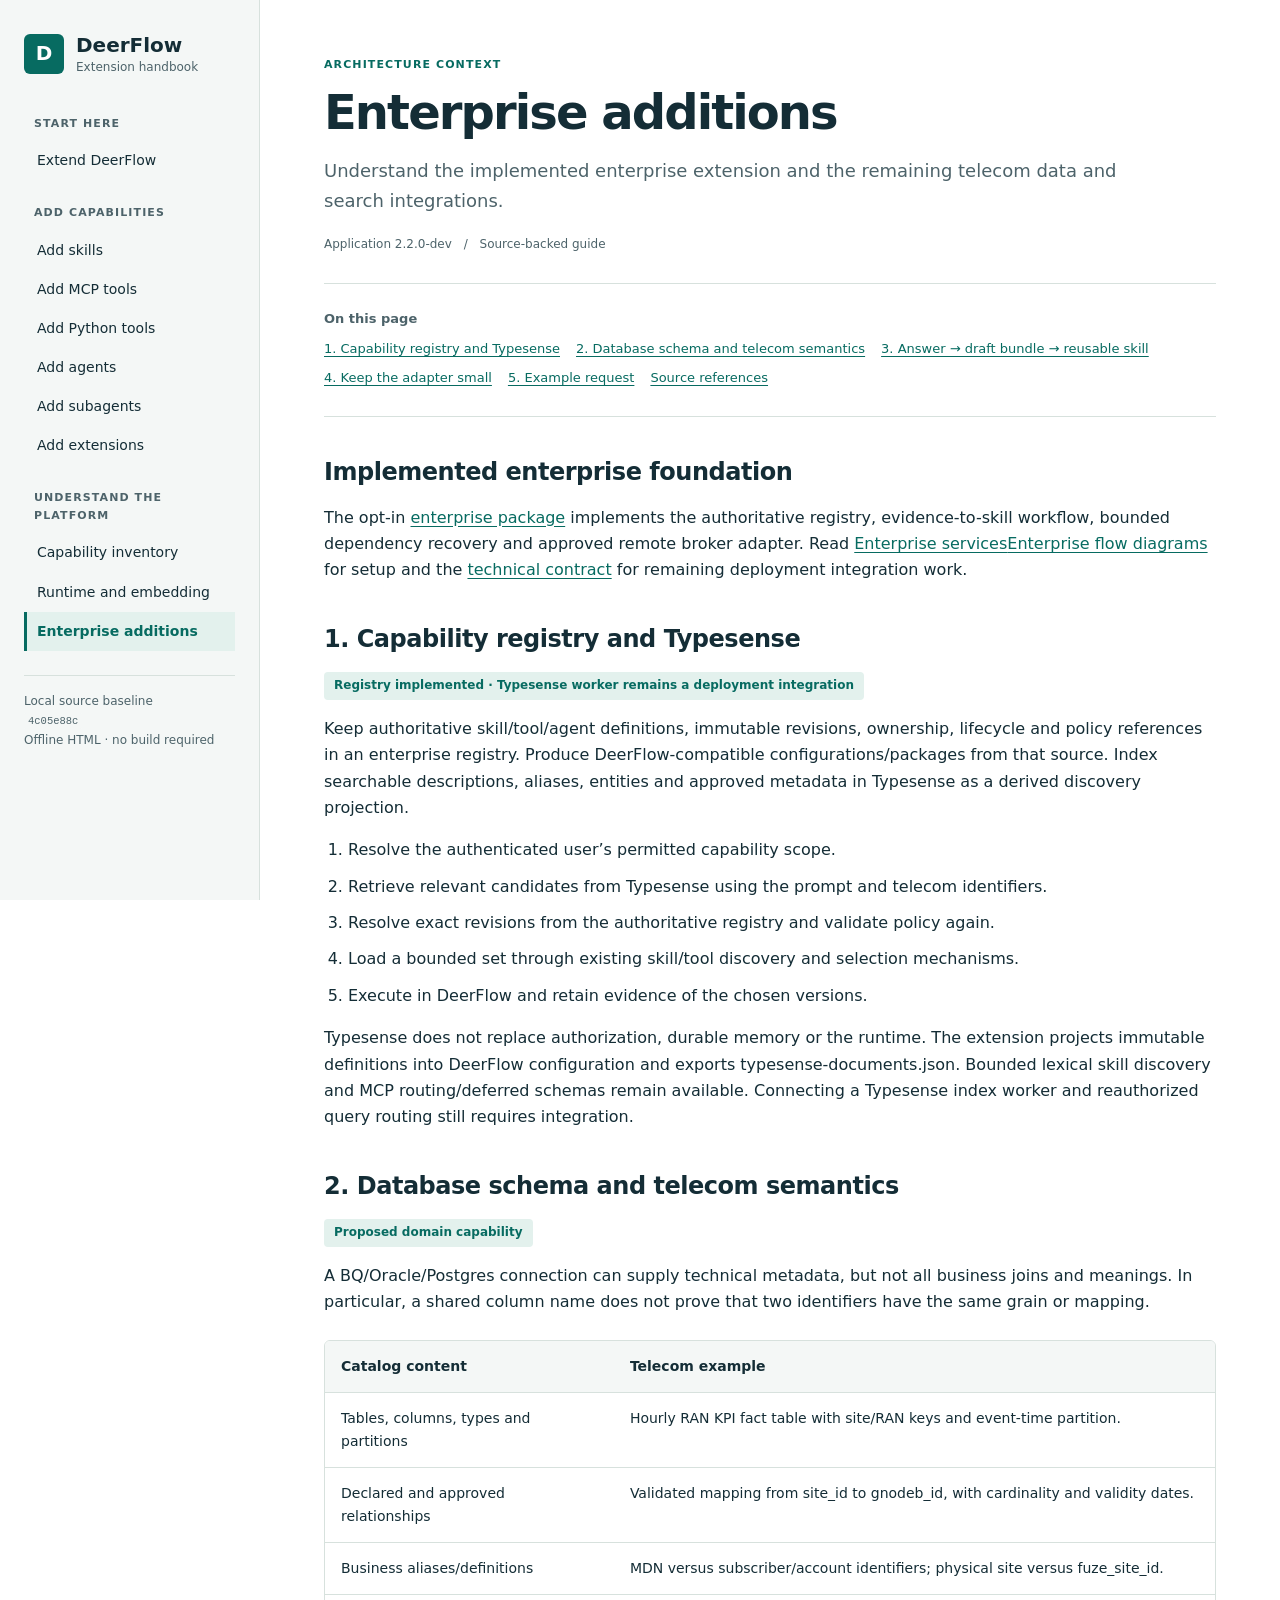
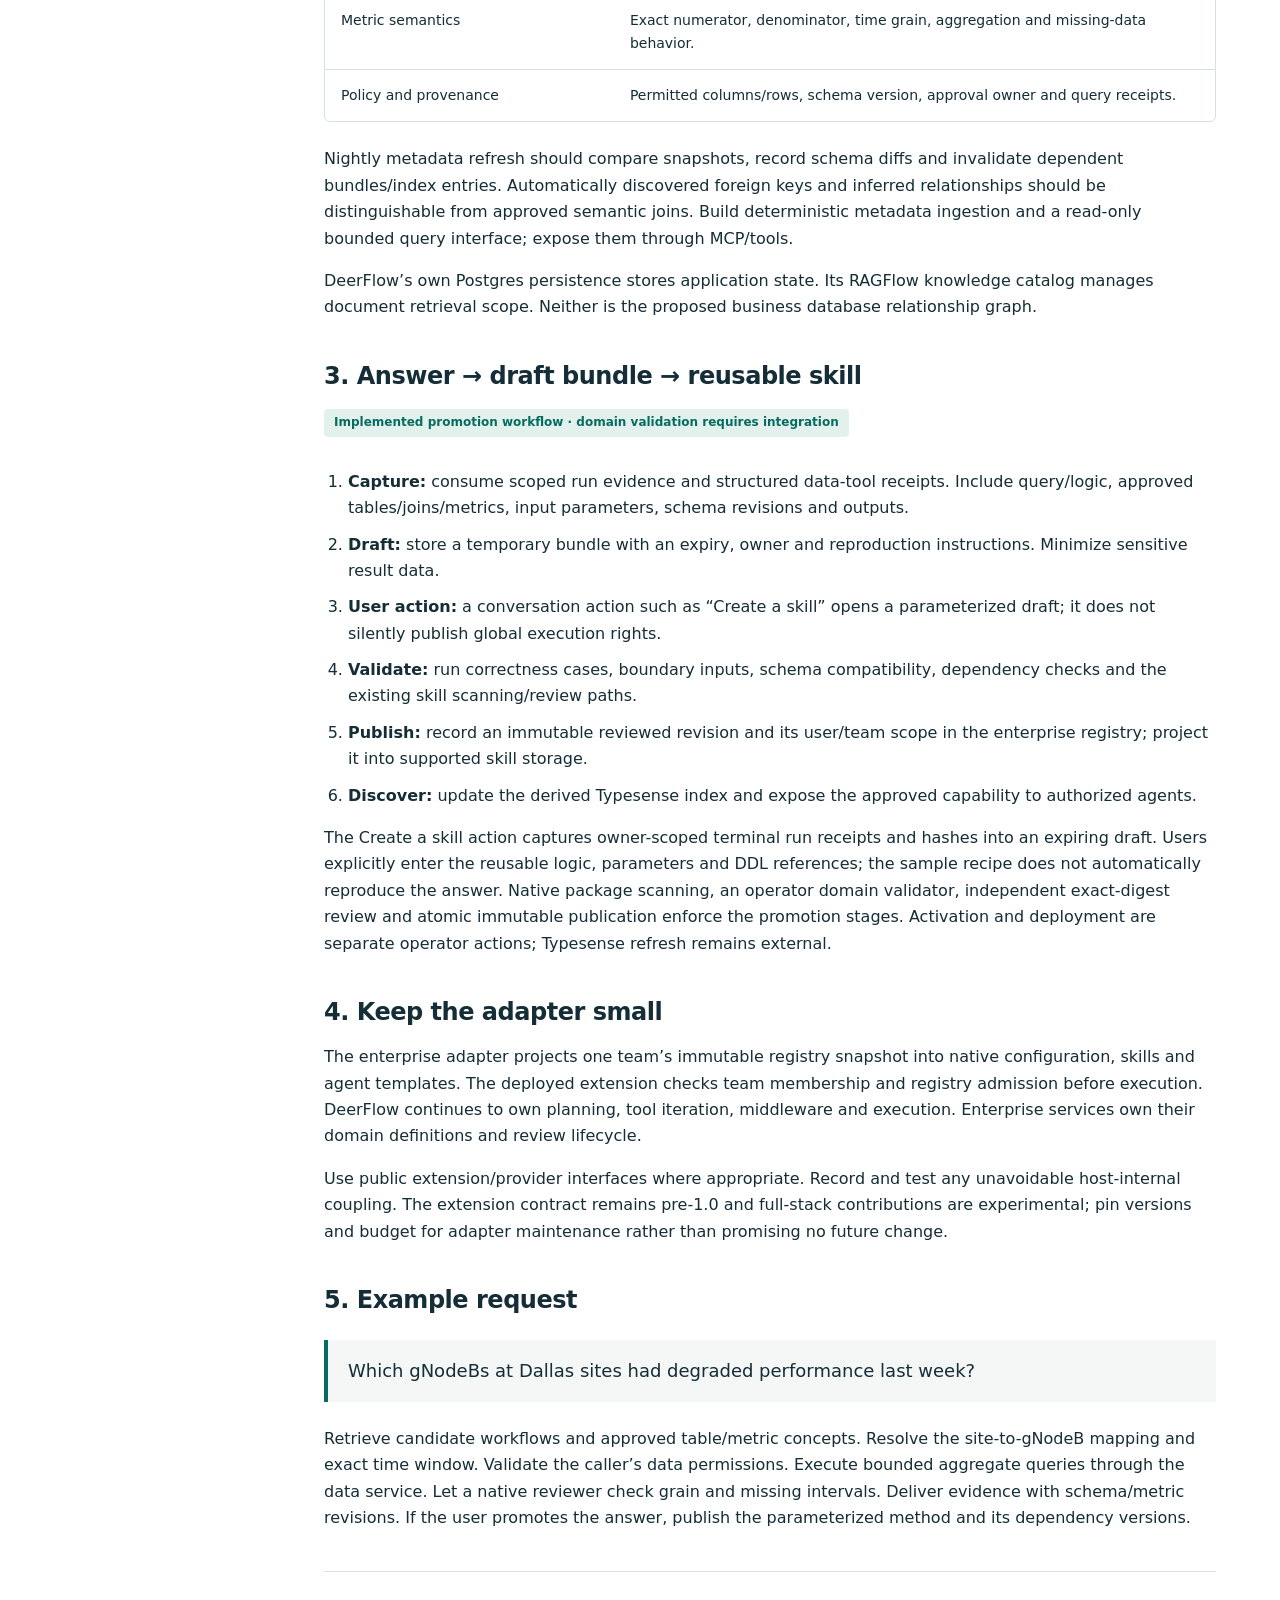
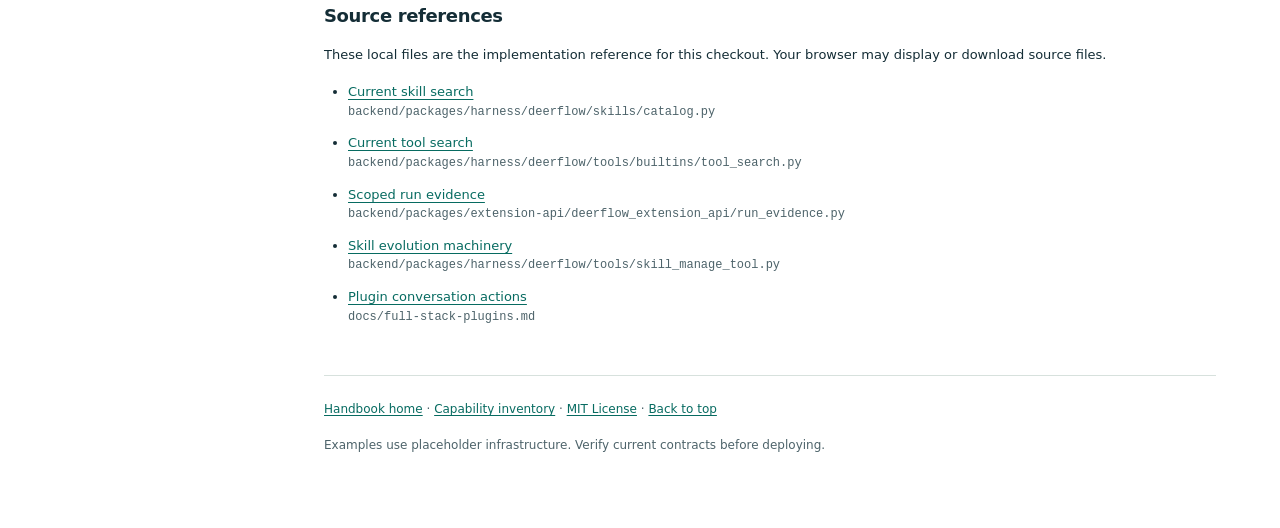
<file: docs/enterprise-fit.html>
<!doctype html>
<html lang="en">
<head>
  <meta charset="utf-8">
  <meta name="viewport" content="width=device-width, initial-scale=1">
  <meta name="description" content="Understand the implemented enterprise extension and the remaining telecom data and search integrations.">
  <title>Enterprise additions · DeerFlow handbook</title>
  <link rel="icon" href="assets/guide-icon.svg" type="image/svg+xml">
  <link rel="stylesheet" href="assets/guide.css">
</head>
<body>
  <a class="skip-link" href="#main">Skip to content</a>
  <aside class="sidebar">
    <a class="brand" href="index.html"><span class="brand-mark" aria-hidden="true">D</span><span>DeerFlow<span class="brand-sub">Extension handbook</span></span></a>
    <nav aria-label="Handbook navigation"><div class="nav-group"><p>Start here</p><a href="index.html">Extend DeerFlow</a></div><div class="nav-group"><p>Add capabilities</p><a href="adding-skills.html">Add skills</a><a href="adding-mcp-tools.html">Add MCP tools</a><a href="adding-tools.html">Add Python tools</a><a href="adding-agents.html">Add agents</a><a href="adding-subagents.html">Add subagents</a><a href="adding-extensions.html">Add extensions</a></div><div class="nav-group"><p>Understand the platform</p><a href="capabilities.html">Capability inventory</a><a href="capabilities-runtime.html">Runtime and embedding</a><a href="enterprise-fit.html" aria-current="page">Enterprise additions</a></div></nav>
    <div class="sidebar-meta">Local source baseline<br><code>4c05e88c</code><br>Offline HTML · no build required</div>
  </aside>
  <main id="main" tabindex="-1">
    <header class="page-header"><p class="eyebrow">Architecture context</p><h1>Enterprise additions</h1><p class="lede">Understand the implemented enterprise extension and the remaining telecom data and search integrations.</p><div class="baseline">Application 2.2.0-dev <span aria-hidden="true">/</span> Source-backed guide</div></header>
    <nav class="toc" aria-label="On this page"><span>On this page</span><a href="#registry">1. Capability registry and Typesense</a><a href="#data">2. Database schema and telecom semantics</a><a href="#promotion">3. Answer → draft bundle → reusable skill</a><a href="#adapter">4. Keep the adapter small</a><a href="#example">5. Example request</a><a href="#sources">Source references</a></nav>
    <article><section><h2>Implemented enterprise foundation</h2><p>The opt-in <a href="../extensions/enterprise/README.md">enterprise package</a> implements the authoritative registry, evidence-to-skill workflow, bounded dependency recovery and approved remote broker adapter. Read <a href="enterprise-services.html">Enterprise services</a><a href="enterprise-flow.html">Enterprise flow diagrams</a> for setup and the <a href="enterprise-services.md">technical contract</a> for remaining deployment integration work.</p></section><section id="registry"><h2>1. Capability registry and Typesense</h2><div class="status">Registry implemented · Typesense worker remains a deployment integration</div><p>Keep authoritative skill/tool/agent definitions, immutable revisions, ownership, lifecycle and policy references in an enterprise registry. Produce DeerFlow-compatible configurations/packages from that source. Index searchable descriptions, aliases, entities and approved metadata in Typesense as a derived discovery projection.</p><ol><li>Resolve the authenticated user’s permitted capability scope.</li><li>Retrieve relevant candidates from Typesense using the prompt and telecom identifiers.</li><li>Resolve exact revisions from the authoritative registry and validate policy again.</li><li>Load a bounded set through existing skill/tool discovery and selection mechanisms.</li><li>Execute in DeerFlow and retain evidence of the chosen versions.</li></ol><p>Typesense does not replace authorization, durable memory or the runtime. The extension projects immutable definitions into DeerFlow configuration and exports typesense-documents.json. Bounded lexical skill discovery and MCP routing/deferred schemas remain available. Connecting a Typesense index worker and reauthorized query routing still requires integration.</p></section>
     <section id="data"><h2>2. Database schema and telecom semantics</h2><div class="status">Proposed domain capability</div><p>A BQ/Oracle/Postgres connection can supply technical metadata, but not all business joins and meanings. In particular, a shared column name does not prove that two identifiers have the same grain or mapping.</p><div class="table-wrap" tabindex="0" role="region" aria-label="Reference table"><table><thead><tr><th scope="col">Catalog content</th><th scope="col">Telecom example</th></tr></thead><tbody><tr><td>Tables, columns, types and partitions</td><td>Hourly RAN KPI fact table with site/RAN keys and event-time partition.</td></tr><tr><td>Declared and approved relationships</td><td>Validated mapping from site_id to gnodeb_id, with cardinality and validity dates.</td></tr><tr><td>Business aliases/definitions</td><td>MDN versus subscriber/account identifiers; physical site versus fuze_site_id.</td></tr><tr><td>Metric semantics</td><td>Exact numerator, denominator, time grain, aggregation and missing-data behavior.</td></tr><tr><td>Policy and provenance</td><td>Permitted columns/rows, schema version, approval owner and query receipts.</td></tr></tbody></table></div><p>Nightly metadata refresh should compare snapshots, record schema diffs and invalidate dependent bundles/index entries. Automatically discovered foreign keys and inferred relationships should be distinguishable from approved semantic joins. Build deterministic metadata ingestion and a read-only bounded query interface; expose them through MCP/tools.</p><p>DeerFlow’s own Postgres persistence stores application state. Its RAGFlow knowledge catalog manages document retrieval scope. Neither is the proposed business database relationship graph.</p></section>
     <section id="promotion"><h2>3. Answer → draft bundle → reusable skill</h2><div class="status">Implemented promotion workflow · domain validation requires integration</div><ol><li><strong>Capture:</strong> consume scoped run evidence and structured data-tool receipts. Include query/logic, approved tables/joins/metrics, input parameters, schema revisions and outputs.</li><li><strong>Draft:</strong> store a temporary bundle with an expiry, owner and reproduction instructions. Minimize sensitive result data.</li><li><strong>User action:</strong> a conversation action such as “Create a skill” opens a parameterized draft; it does not silently publish global execution rights.</li><li><strong>Validate:</strong> run correctness cases, boundary inputs, schema compatibility, dependency checks and the existing skill scanning/review paths.</li><li><strong>Publish:</strong> record an immutable reviewed revision and its user/team scope in the enterprise registry; project it into supported skill storage.</li><li><strong>Discover:</strong> update the derived Typesense index and expose the approved capability to authorized agents.</li></ol><p>The Create a skill action captures owner-scoped terminal run receipts and hashes into an expiring draft. Users explicitly enter the reusable logic, parameters and DDL references; the sample recipe does not automatically reproduce the answer. Native package scanning, an operator domain validator, independent exact-digest review and atomic immutable publication enforce the promotion stages. Activation and deployment are separate operator actions; Typesense refresh remains external.</p></section>
     <section id="adapter"><h2>4. Keep the adapter small</h2><p>The enterprise adapter projects one team’s immutable registry snapshot into native configuration, skills and agent templates. The deployed extension checks team membership and registry admission before execution. DeerFlow continues to own planning, tool iteration, middleware and execution. Enterprise services own their domain definitions and review lifecycle.</p><p>Use public extension/provider interfaces where appropriate. Record and test any unavoidable host-internal coupling. The extension contract remains pre-1.0 and full-stack contributions are experimental; pin versions and budget for adapter maintenance rather than promising no future change.</p></section>
     <section id="example"><h2>5. Example request</h2><blockquote>Which gNodeBs at Dallas sites had degraded performance last week?</blockquote><p>Retrieve candidate workflows and approved table/metric concepts. Resolve the site-to-gNodeB mapping and exact time window. Validate the caller’s data permissions. Execute bounded aggregate queries through the data service. Let a native reviewer check grain and missing intervals. Deliver evidence with schema/metric revisions. If the user promotes the answer, publish the parameterized method and its dependency versions.</p></section><section id="sources" class="sources"><h2>Source references</h2><p>These local files are the implementation reference for this checkout. Your browser may display or download source files.</p><ul><li><a href="../backend/packages/harness/deerflow/skills/catalog.py">Current skill search</a> <span class="source-path">backend/packages/harness/deerflow/skills/catalog.py</span></li><li><a href="../backend/packages/harness/deerflow/tools/builtins/tool_search.py">Current tool search</a> <span class="source-path">backend/packages/harness/deerflow/tools/builtins/tool_search.py</span></li><li><a href="../backend/packages/extension-api/deerflow_extension_api/run_evidence.py">Scoped run evidence</a> <span class="source-path">backend/packages/extension-api/deerflow_extension_api/run_evidence.py</span></li><li><a href="../backend/packages/harness/deerflow/tools/skill_manage_tool.py">Skill evolution machinery</a> <span class="source-path">backend/packages/harness/deerflow/tools/skill_manage_tool.py</span></li><li><a href="../docs/full-stack-plugins.md">Plugin conversation actions</a> <span class="source-path">docs/full-stack-plugins.md</span></li></ul></section></article>
    <footer><p><a href="index.html">Handbook home</a> · <a href="capabilities.html">Capability inventory</a> · <a href="LICENSE">MIT License</a> · <a href="#main">Back to top</a></p><p>Examples use placeholder infrastructure. Verify current contracts before deploying.</p></footer>
  </main>
</body>
</html>
</file>
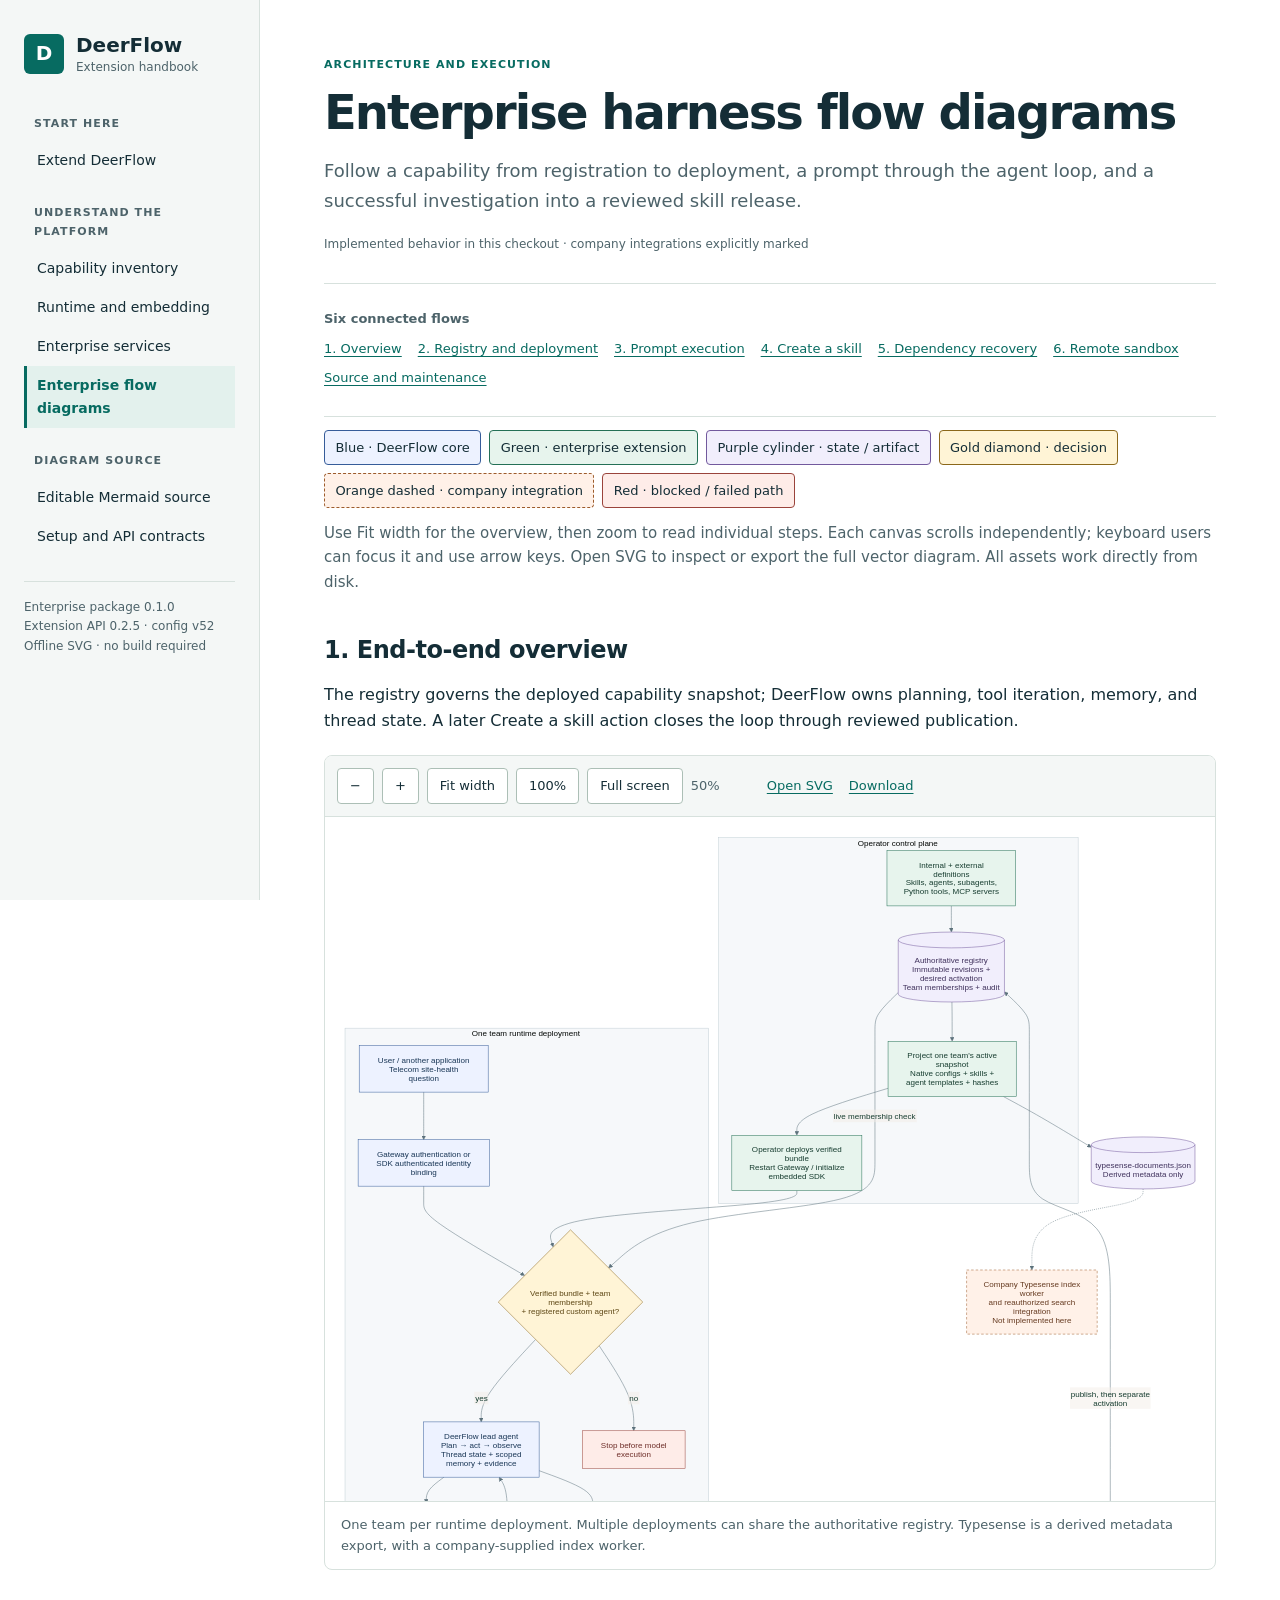
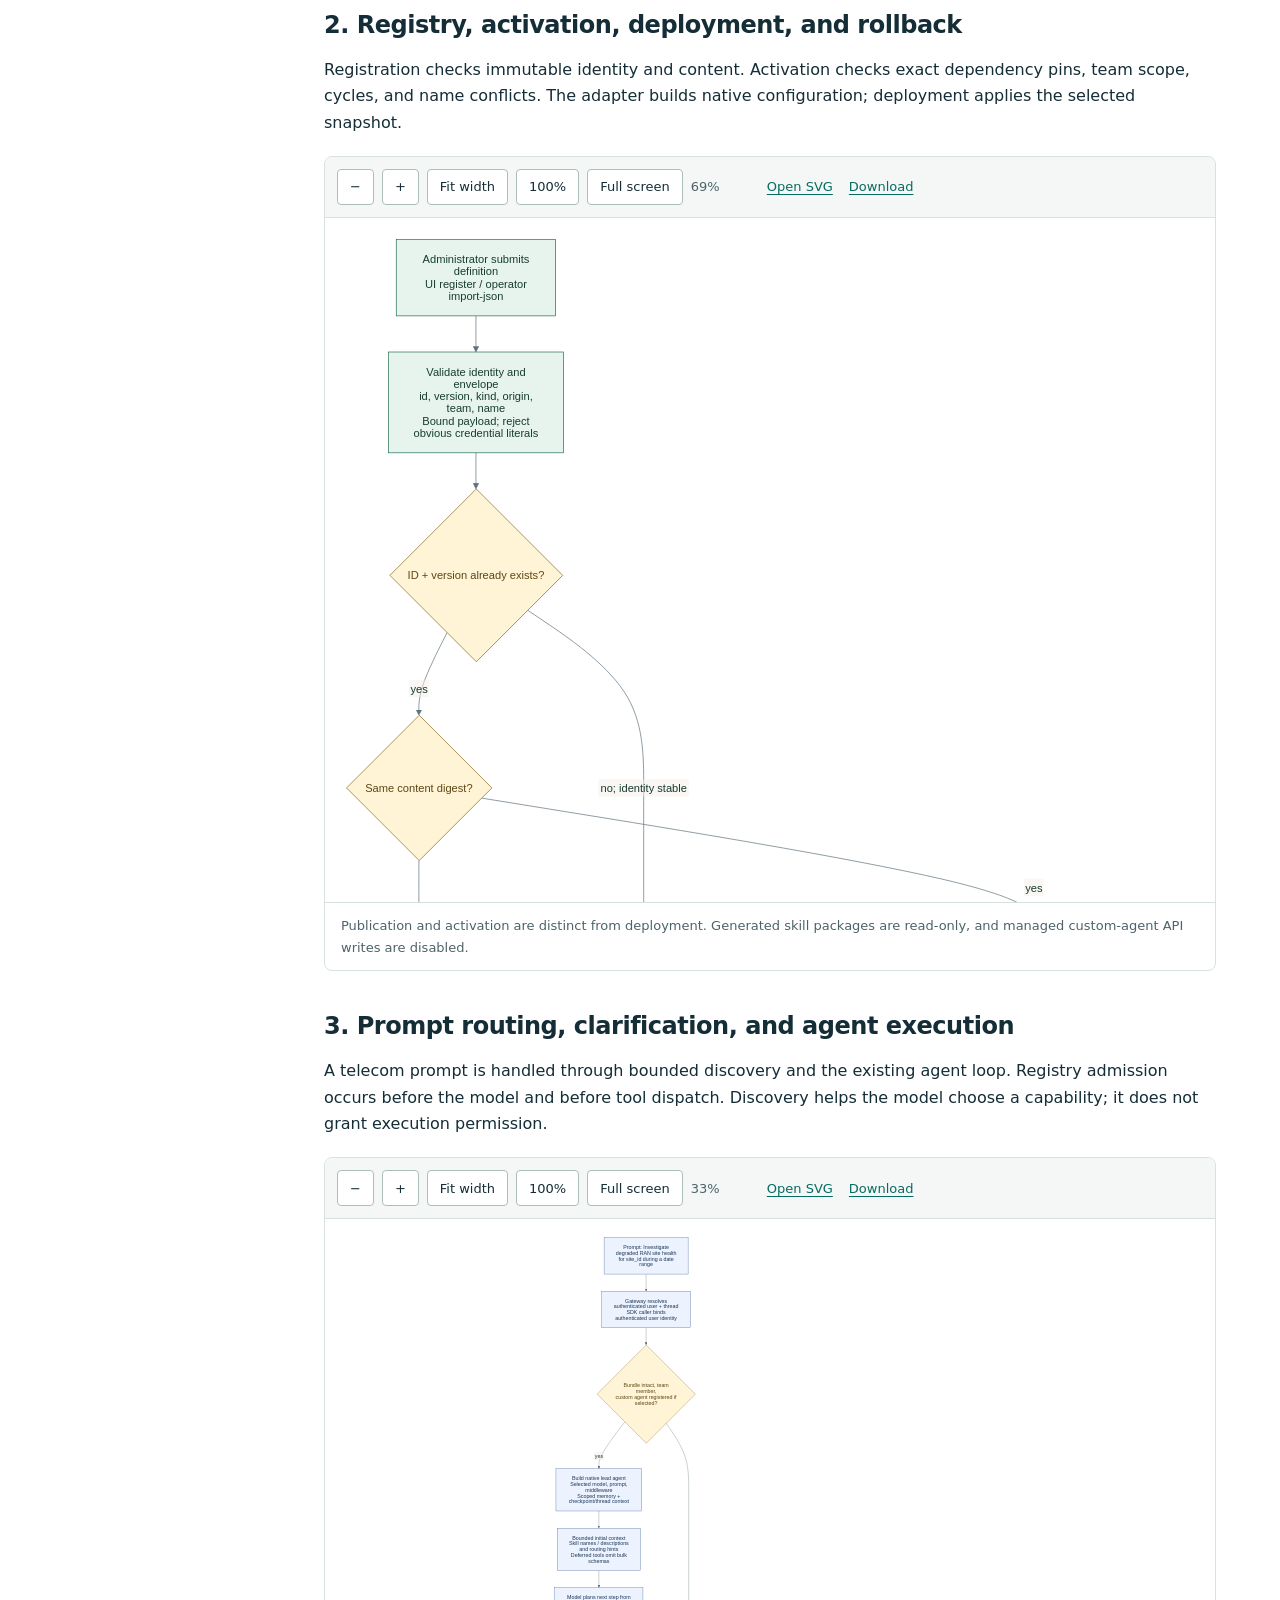
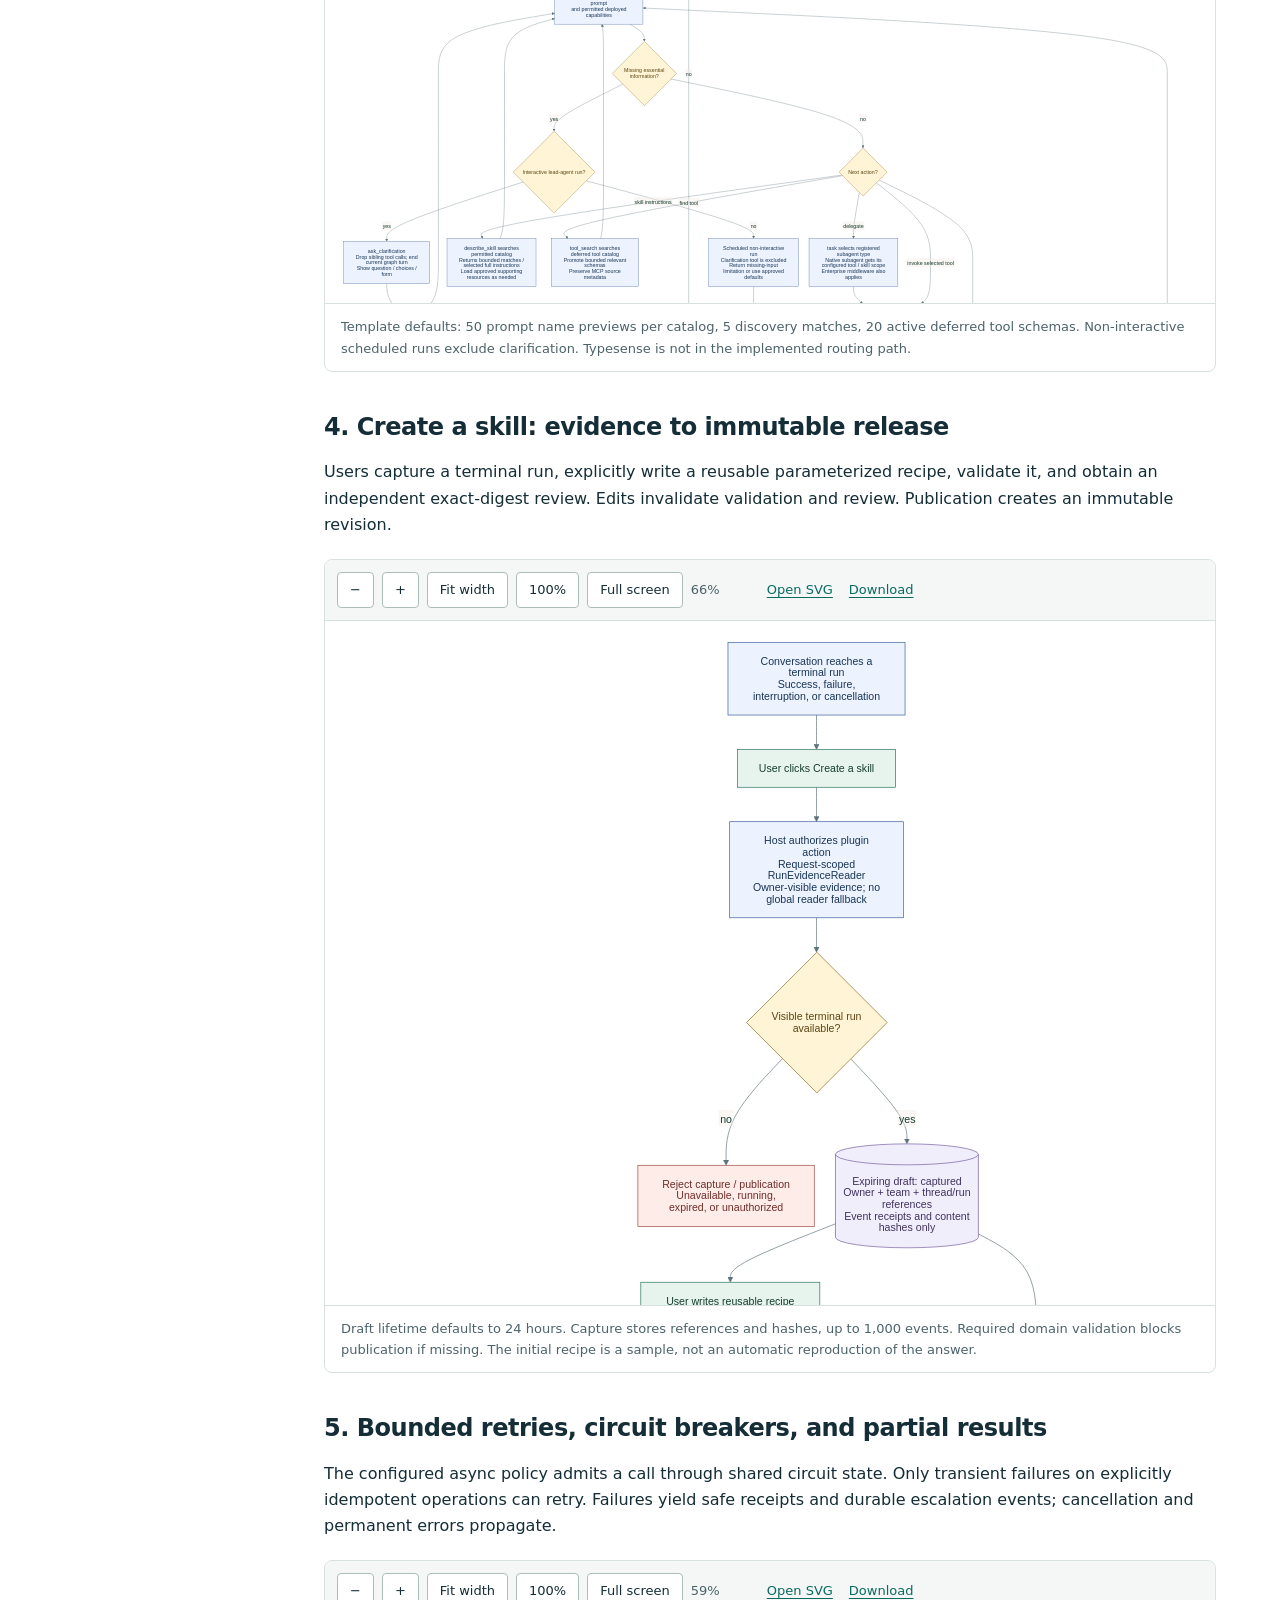
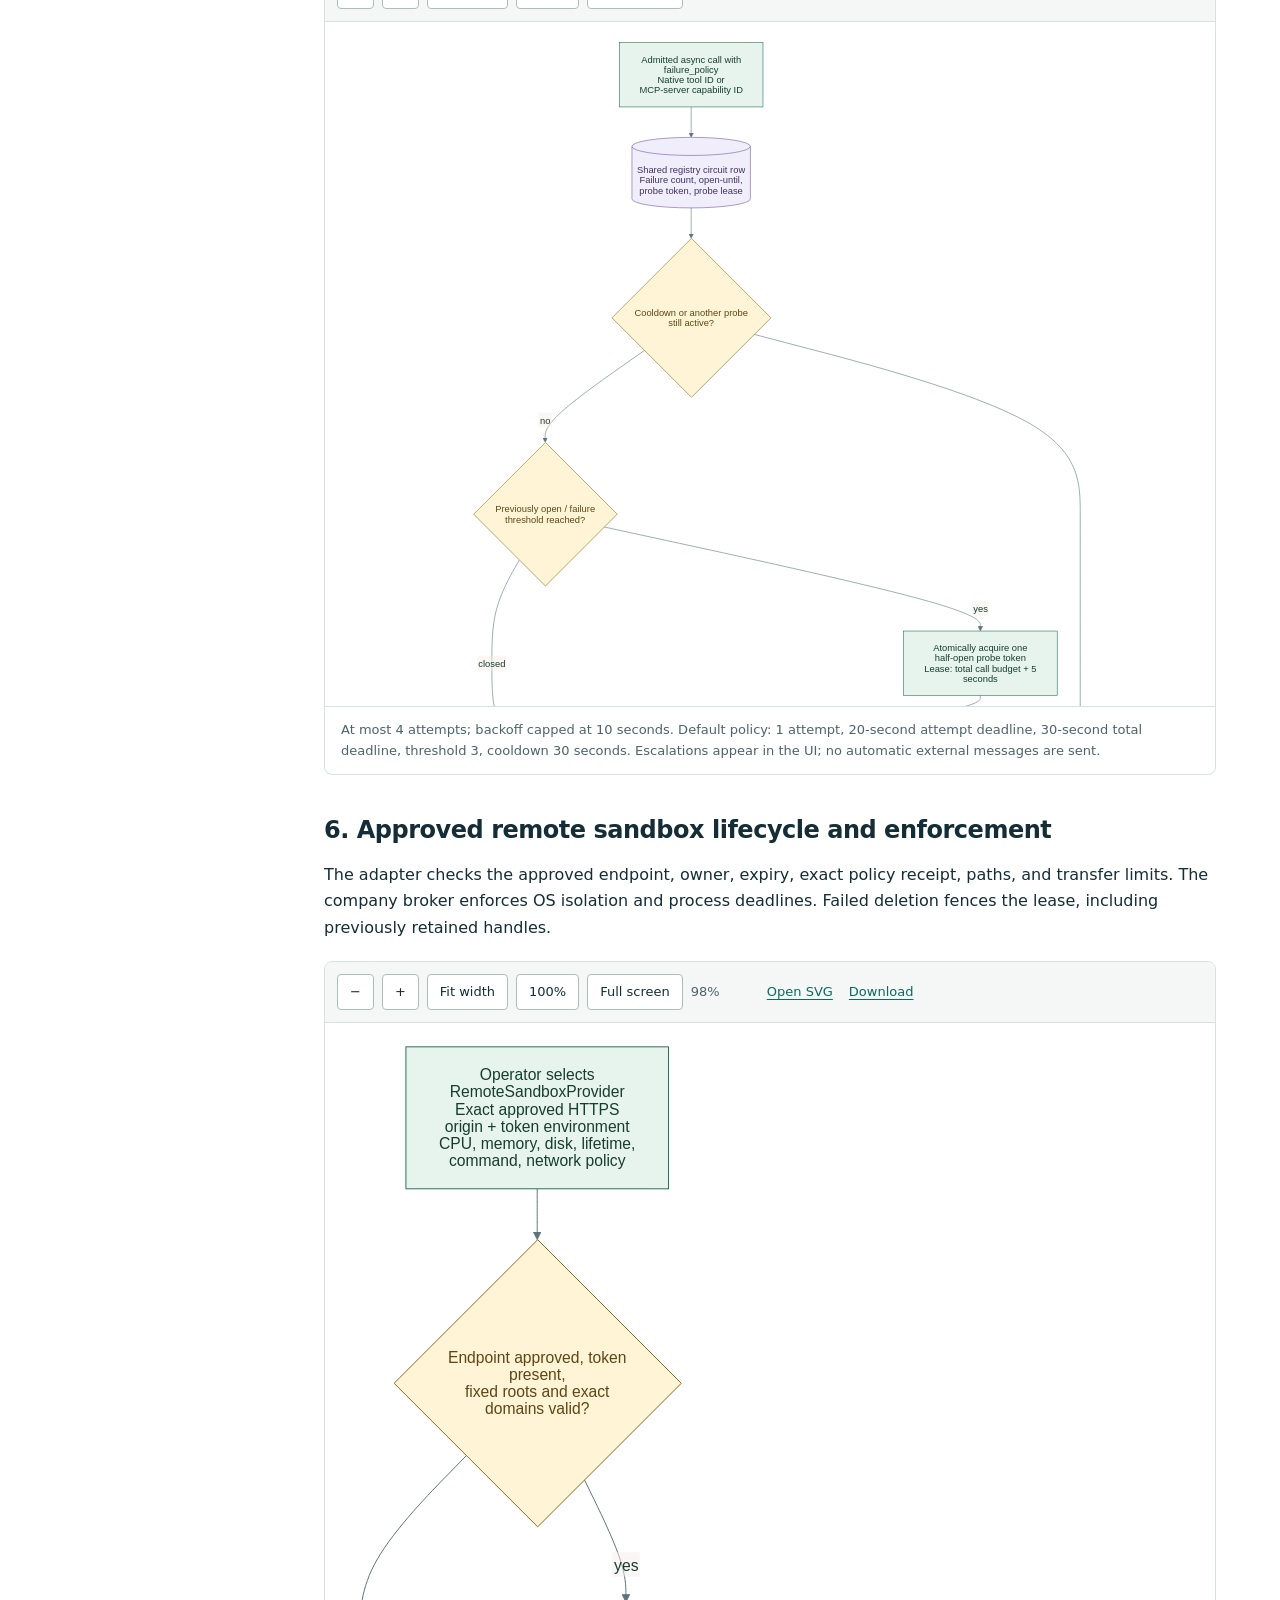
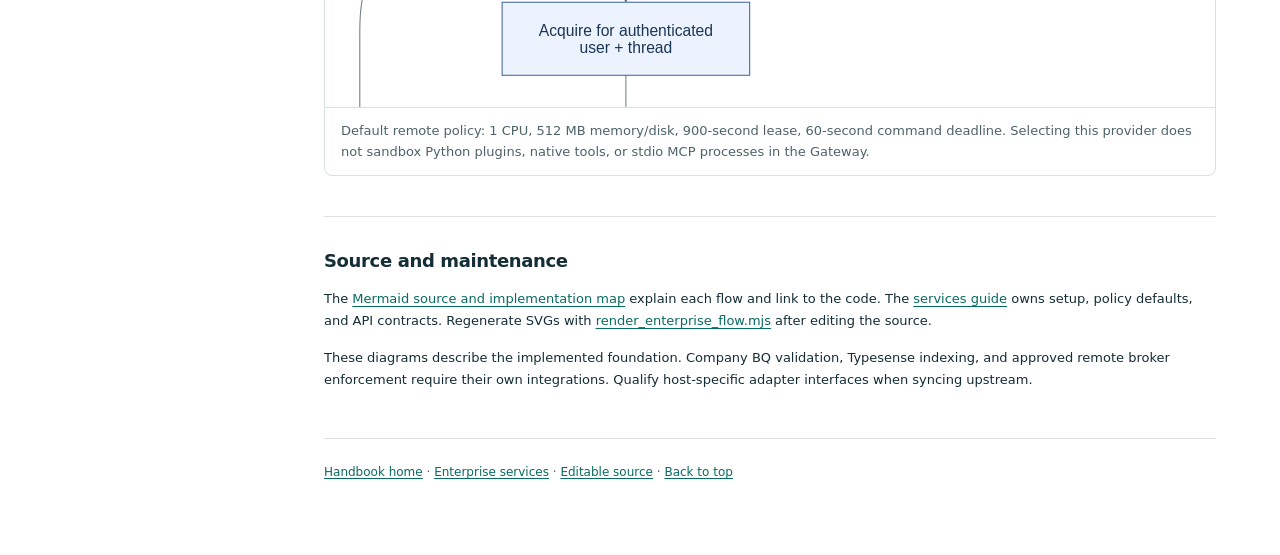
<file: docs/enterprise-flow.html>
<!doctype html>
<html lang="en">
<head>
  <meta charset="utf-8">
  <meta name="viewport" content="width=device-width, initial-scale=1">
  <meta name="description" content="Detailed offline flow diagrams for registry deployment, agent execution, skill publication, dependency recovery and remote sandbox isolation.">
  <title>Enterprise flow diagrams · DeerFlow handbook</title>
  <link rel="icon" href="assets/guide-icon.svg" type="image/svg+xml">
  <link rel="stylesheet" href="assets/guide.css">
  <style>
    main { max-width: 1660px; }
    article { max-width: none; }
    .legend { display: flex; flex-wrap: wrap; gap: .5rem; list-style: none; padding: 0; font-size: .8125rem; }
    .legend li { margin: 0; border: 1px solid; border-radius: .25rem; padding: .35rem .65rem; }
    .core { background: #edf2ff; border-color: #365c99 !important; }
    .enterprise { background: #e7f4ed; border-color: #247056 !important; }
    .data { background: #f1eefc; border-color: #72599d !important; }
    .gate { background: #fff4d6; border-color: #8b671a !important; }
    .external { background: #fff1e8; border-color: #9c5b2b !important; border-style: dashed !important; }
    .stop { background: #feece8; border-color: #9a433b !important; }
    figure { margin: 1.25rem 0; border: 1px solid var(--line); border-radius: .5rem; overflow: hidden; background: white; }
    .toolbar { display: flex; align-items: center; flex-wrap: wrap; gap: .5rem; padding: .75rem; background: var(--surface); border-bottom: 1px solid var(--line); font-size: .8125rem; }
    button { font: inherit; color: var(--ink); background: white; border: 1px solid #acbfb6; border-radius: .25rem; min-height: 36px; padding: .35rem .75rem; cursor: pointer; }
    button:hover { background: var(--accent-soft); }
    button:focus-visible, .canvas:focus-visible { outline: 3px solid var(--accent); outline-offset: -3px; }
    .toolbar a { padding: .35rem .25rem; }
    .zoom-label { min-width: 4rem; color: var(--muted); }
    .canvas { overflow: auto; height: min(76vh, 860px); min-height: 360px; padding: 1rem; background: #fff; }
    .canvas img { display: block; max-width: none; height: auto; width: 100%; }
    figcaption { padding: .75rem 1rem; border-top: 1px solid var(--line); color: var(--muted); font-size: .8125rem; }
    figure:fullscreen { border: none; display: flex; flex-direction: column; }
    figure:fullscreen .canvas { flex: 1; height: auto; }
    .detail { color: var(--muted); font-size: .9375rem; }
    @media (max-width: 800px) { .canvas { height: 65vh; min-height: 320px; } .toolbar { gap: .375rem; } }
    @media print {
      .toolbar, .legend { display: none; }
      section { break-before: page; }
      #overview { break-before: auto; }
      figure { border: none; overflow: visible; }
      .canvas { height: auto; min-height: 0; overflow: visible; padding: 0; }
      .canvas img { width: 100% !important; max-height: 235mm; object-fit: contain; object-position: left top; }
      figcaption { border: none; }
    }
  </style>
</head>
<body>
  <a class="skip-link" href="#main">Skip to content</a>
  <aside class="sidebar">
    <a class="brand" href="index.html"><span class="brand-mark" aria-hidden="true">D</span><span>DeerFlow<span class="brand-sub">Extension handbook</span></span></a>
    <nav aria-label="Handbook navigation">
      <div class="nav-group"><p>Start here</p><a href="index.html">Extend DeerFlow</a></div>
      <div class="nav-group"><p>Understand the platform</p><a href="capabilities.html">Capability inventory</a><a href="capabilities-runtime.html">Runtime and embedding</a><a href="enterprise-services.html">Enterprise services</a><a href="enterprise-flow.html" aria-current="page">Enterprise flow diagrams</a></div>
      <div class="nav-group"><p>Diagram source</p><a href="enterprise-flow.md">Editable Mermaid source</a><a href="enterprise-services.md">Setup and API contracts</a></div>
    </nav>
    <div class="sidebar-meta">Enterprise package 0.1.0<br>Extension API 0.2.5 · config v52<br>Offline SVG · no build required</div>
  </aside>
  <main id="main" tabindex="-1">
    <header class="page-header"><p class="eyebrow">Architecture and execution</p><h1>Enterprise harness flow diagrams</h1><p class="lede">Follow a capability from registration to deployment, a prompt through the agent loop, and a successful investigation into a reviewed skill release.</p><div class="baseline">Implemented behavior in this checkout · company integrations explicitly marked</div></header>
    <nav class="toc" aria-label="On this page"><span>Six connected flows</span><a href="#overview">1. Overview</a><a href="#registry">2. Registry and deployment</a><a href="#execution">3. Prompt execution</a><a href="#publication">4. Create a skill</a><a href="#recovery">5. Dependency recovery</a><a href="#sandbox">6. Remote sandbox</a><a href="#sources">Source and maintenance</a></nav>
    <ul class="legend" aria-label="Diagram legend"><li class="core">Blue · DeerFlow core</li><li class="enterprise">Green · enterprise extension</li><li class="data">Purple cylinder · state / artifact</li><li class="gate">Gold diamond · decision</li><li class="external">Orange dashed · company integration</li><li class="stop">Red · blocked / failed path</li></ul>
    <p class="detail">Use Fit width for the overview, then zoom to read individual steps. Each canvas scrolls independently; keyboard users can focus it and use arrow keys. Open SVG to inspect or export the full vector diagram. All assets work directly from disk.</p>
    <noscript><p class="note">Diagrams and SVG downloads work without JavaScript. Zoom controls require JavaScript; use Open SVG and your browser's zoom controls.</p></noscript>
    <article>
      <section id="overview">
        <h2>1. End-to-end overview</h2>
        <p>The registry governs the deployed capability snapshot; DeerFlow owns planning, tool iteration, memory, and thread state. A later Create a skill action closes the loop through reviewed publication.</p>
        <figure>
          <div class="toolbar" role="group" aria-label="Overview diagram controls"><button type="button" data-action="out" aria-label="Zoom out overview">−</button><button type="button" data-action="in" aria-label="Zoom in overview">+</button><button type="button" data-action="fit">Fit width</button><button type="button" data-action="actual">100%</button><button type="button" data-action="full">Full screen</button><output class="zoom-label" aria-live="polite"></output><a href="assets/enterprise-flow/overview.svg" target="_blank" rel="noopener">Open SVG</a><a href="assets/enterprise-flow/overview.svg" download>Download</a></div>
          <div class="canvas" tabindex="0" role="region" aria-label="Scrollable overview diagram"><img src="assets/enterprise-flow/overview.svg" alt="Operator registers capabilities, projects and deploys a team snapshot; an authenticated user enters the agent loop, discovers permitted capabilities, executes admitted operations and receives evidence. Create a skill publishes a reviewed registry revision. Typesense indexing and company services are external integrations."></div>
          <figcaption>One team per runtime deployment. Multiple deployments can share the authoritative registry. Typesense is a derived metadata export, with a company-supplied index worker.</figcaption>
        </figure>
      </section>
      <section id="registry">
        <h2>2. Registry, activation, deployment, and rollback</h2>
        <p>Registration checks immutable identity and content. Activation checks exact dependency pins, team scope, cycles, and name conflicts. The adapter builds native configuration; deployment applies the selected snapshot.</p>
        <figure>
          <div class="toolbar" role="group" aria-label="Registry diagram controls"><button type="button" data-action="out" aria-label="Zoom out registry diagram">−</button><button type="button" data-action="in" aria-label="Zoom in registry diagram">+</button><button type="button" data-action="fit">Fit width</button><button type="button" data-action="actual">100%</button><button type="button" data-action="full">Full screen</button><output class="zoom-label" aria-live="polite"></output><a href="assets/enterprise-flow/registry-deployment.svg" target="_blank" rel="noopener">Open SVG</a><a href="assets/enterprise-flow/registry-deployment.svg" download>Download</a></div>
          <div class="canvas" tabindex="0" role="region" aria-label="Scrollable registry deployment diagram"><img src="assets/enterprise-flow/registry-deployment.svg" alt="Definition registration rejects changed immutable versions, activation verifies dependencies, a consistent team snapshot and operator config generate a hashed deployment bundle. Verification precedes runtime startup. Operators can redeploy earlier approved snapshots."></div>
          <figcaption>Publication and activation are distinct from deployment. Generated skill packages are read-only, and managed custom-agent API writes are disabled.</figcaption>
        </figure>
      </section>
      <section id="execution">
        <h2>3. Prompt routing, clarification, and agent execution</h2>
        <p>A telecom prompt is handled through bounded discovery and the existing agent loop. Registry admission occurs before the model and before tool dispatch. Discovery helps the model choose a capability; it does not grant execution permission.</p>
        <figure>
          <div class="toolbar" role="group" aria-label="Execution diagram controls"><button type="button" data-action="out" aria-label="Zoom out execution diagram">−</button><button type="button" data-action="in" aria-label="Zoom in execution diagram">+</button><button type="button" data-action="fit">Fit width</button><button type="button" data-action="actual">100%</button><button type="button" data-action="full">Full screen</button><output class="zoom-label" aria-live="polite"></output><a href="assets/enterprise-flow/request-execution.svg" target="_blank" rel="noopener">Open SVG</a><a href="assets/enterprise-flow/request-execution.svg" download>Download</a></div>
          <div class="canvas" tabindex="0" role="region" aria-label="Scrollable request execution diagram"><img src="assets/enterprise-flow/request-execution.svg" alt="Authenticated request passes bundle, membership and custom-agent checks, loads scoped context, asks clarification if essential inputs are missing, searches skills or tools or selects a registered subagent, verifies execution admission, observes results and returns a supported answer."></div>
          <figcaption>Template defaults: 50 prompt name previews per catalog, 5 discovery matches, 20 active deferred tool schemas. Non-interactive scheduled runs exclude clarification. Typesense is not in the implemented routing path.</figcaption>
        </figure>
      </section>
      <section id="publication">
        <h2>4. Create a skill: evidence to immutable release</h2>
        <p>Users capture a terminal run, explicitly write a reusable parameterized recipe, validate it, and obtain an independent exact-digest review. Edits invalidate validation and review. Publication creates an immutable revision.</p>
        <figure>
          <div class="toolbar" role="group" aria-label="Skill publication diagram controls"><button type="button" data-action="out" aria-label="Zoom out skill publication diagram">−</button><button type="button" data-action="in" aria-label="Zoom in skill publication diagram">+</button><button type="button" data-action="fit">Fit width</button><button type="button" data-action="actual">100%</button><button type="button" data-action="full">Full screen</button><output class="zoom-label" aria-live="polite"></output><a href="assets/enterprise-flow/skill-publication.svg" target="_blank" rel="noopener">Open SVG</a><a href="assets/enterprise-flow/skill-publication.svg" download>Download</a></div>
          <div class="canvas" tabindex="0" role="region" aria-label="Scrollable skill publication diagram"><img src="assets/enterprise-flow/skill-publication.svg" alt="Create a skill captures owner-visible terminal-run receipts in an expiring draft. The user parameterizes instructions, SQL, DDL, examples and pins. Structural and company semantic validation precede an independent digest-bound review. Failure returns to editing. Atomic publication stores a release, followed by separate activation and deployment."></div>
          <figcaption>Draft lifetime defaults to 24 hours. Capture stores references and hashes, up to 1,000 events. Required domain validation blocks publication if missing. The initial recipe is a sample, not an automatic reproduction of the answer.</figcaption>
        </figure>
      </section>
      <section id="recovery">
        <h2>5. Bounded retries, circuit breakers, and partial results</h2>
        <p>The configured async policy admits a call through shared circuit state. Only transient failures on explicitly idempotent operations can retry. Failures yield safe receipts and durable escalation events; cancellation and permanent errors propagate.</p>
        <figure>
          <div class="toolbar" role="group" aria-label="Recovery diagram controls"><button type="button" data-action="out" aria-label="Zoom out recovery diagram">−</button><button type="button" data-action="in" aria-label="Zoom in recovery diagram">+</button><button type="button" data-action="fit">Fit width</button><button type="button" data-action="actual">100%</button><button type="button" data-action="full">Full screen</button><output class="zoom-label" aria-live="polite"></output><a href="assets/enterprise-flow/dependency-recovery.svg" target="_blank" rel="noopener">Open SVG</a><a href="assets/enterprise-flow/dependency-recovery.svg" download>Download</a></div>
          <div class="canvas" tabindex="0" role="region" aria-label="Scrollable dependency recovery diagram"><img src="assets/enterprise-flow/dependency-recovery.svg" alt="Shared circuit state blocks calls during cooldown or another active probe. One leased recovery probe or a closed circuit invokes the admitted request. Success resets the current generation. Idempotent transient failures retry within attempt and time budgets, then settle failure and escalate. Cancellation and permanent failures do not retry."></div>
          <figcaption>At most 4 attempts; backoff capped at 10 seconds. Default policy: 1 attempt, 20-second attempt deadline, 30-second total deadline, threshold 3, cooldown 30 seconds. Escalations appear in the UI; no automatic external messages are sent.</figcaption>
        </figure>
      </section>
      <section id="sandbox">
        <h2>6. Approved remote sandbox lifecycle and enforcement</h2>
        <p>The adapter checks the approved endpoint, owner, expiry, exact policy receipt, paths, and transfer limits. The company broker enforces OS isolation and process deadlines. Failed deletion fences the lease, including previously retained handles.</p>
        <figure>
          <div class="toolbar" role="group" aria-label="Sandbox diagram controls"><button type="button" data-action="out" aria-label="Zoom out sandbox diagram">−</button><button type="button" data-action="in" aria-label="Zoom in sandbox diagram">+</button><button type="button" data-action="fit">Fit width</button><button type="button" data-action="actual">100%</button><button type="button" data-action="full">Full screen</button><output class="zoom-label" aria-live="polite"></output><a href="assets/enterprise-flow/remote-sandbox.svg" target="_blank" rel="noopener">Open SVG</a><a href="assets/enterprise-flow/remote-sandbox.svg" download>Download</a></div>
          <div class="canvas" tabindex="0" role="region" aria-label="Scrollable remote sandbox diagram"><img src="assets/enterprise-flow/remote-sandbox.svg" alt="Operator-approved HTTPS provider acquires or reuses a user-thread lease, rejects mismatched broker policy receipts, uploads bounded read-only skills, invokes path-checked operations with clipped deadlines, and receives terminal output. The remote service enforces filesystem, resource and network policy. Release fences the lease before deletion and retains the fence on failure."></div>
          <figcaption>Default remote policy: 1 CPU, 512 MB memory/disk, 900-second lease, 60-second command deadline. Selecting this provider does not sandbox Python plugins, native tools, or stdio MCP processes in the Gateway.</figcaption>
        </figure>
      </section>
      <section id="sources" class="sources">
        <h2>Source and maintenance</h2>
        <p>The <a href="enterprise-flow.md">Mermaid source and implementation map</a> explain each flow and link to the code. The <a href="enterprise-services.md">services guide</a> owns setup, policy defaults, and API contracts. Regenerate SVGs with <a href="../scripts/render_enterprise_flow.mjs">render_enterprise_flow.mjs</a> after editing the source.</p>
        <p>These diagrams describe the implemented foundation. Company BQ validation, Typesense indexing, and approved remote broker enforcement require their own integrations. Qualify host-specific adapter interfaces when syncing upstream.</p>
      </section>
    </article>
    <footer><p><a href="index.html">Handbook home</a> · <a href="enterprise-services.html">Enterprise services</a> · <a href="enterprise-flow.md">Editable source</a> · <a href="#main">Back to top</a></p></footer>
  </main>
  <script>
    for (const figure of document.querySelectorAll('figure')) {
      const canvas = figure.querySelector('.canvas');
      const image = figure.querySelector('img');
      const label = figure.querySelector('output');
      let mode = 'fit';
      let scale = 1;
      const draw = () => {
        if (!image.naturalWidth) return;
        if (mode === 'fit') scale = Math.min(1, Math.max(0.1, (canvas.clientWidth - 32) / image.naturalWidth));
        image.style.width = `${image.naturalWidth * scale}px`;
        label.textContent = `${Math.round(scale * 100)}%`;
      };
      image.addEventListener('load', draw);
      image.addEventListener('error', () => { label.textContent = 'Load failed'; });
      figure.querySelector('.toolbar').addEventListener('click', async (event) => {
        const action = event.target.closest('button')?.dataset.action;
        if (!action) return;
        if (action === 'full') {
          try {
            if (document.fullscreenElement) await document.exitFullscreen();
            else await figure.requestFullscreen();
          } catch { label.textContent = 'Full screen unavailable'; }
          return;
        }
        if (action === 'fit') mode = 'fit';
        else {
          mode = 'manual';
          scale = action === 'actual' ? 1 : Math.min(3, Math.max(0.1, scale * (action === 'in' ? 1.25 : 0.8)));
        }
        draw();
      });
      new ResizeObserver(draw).observe(canvas);
      draw();
    }
  </script>
</body>
</html>
</file>
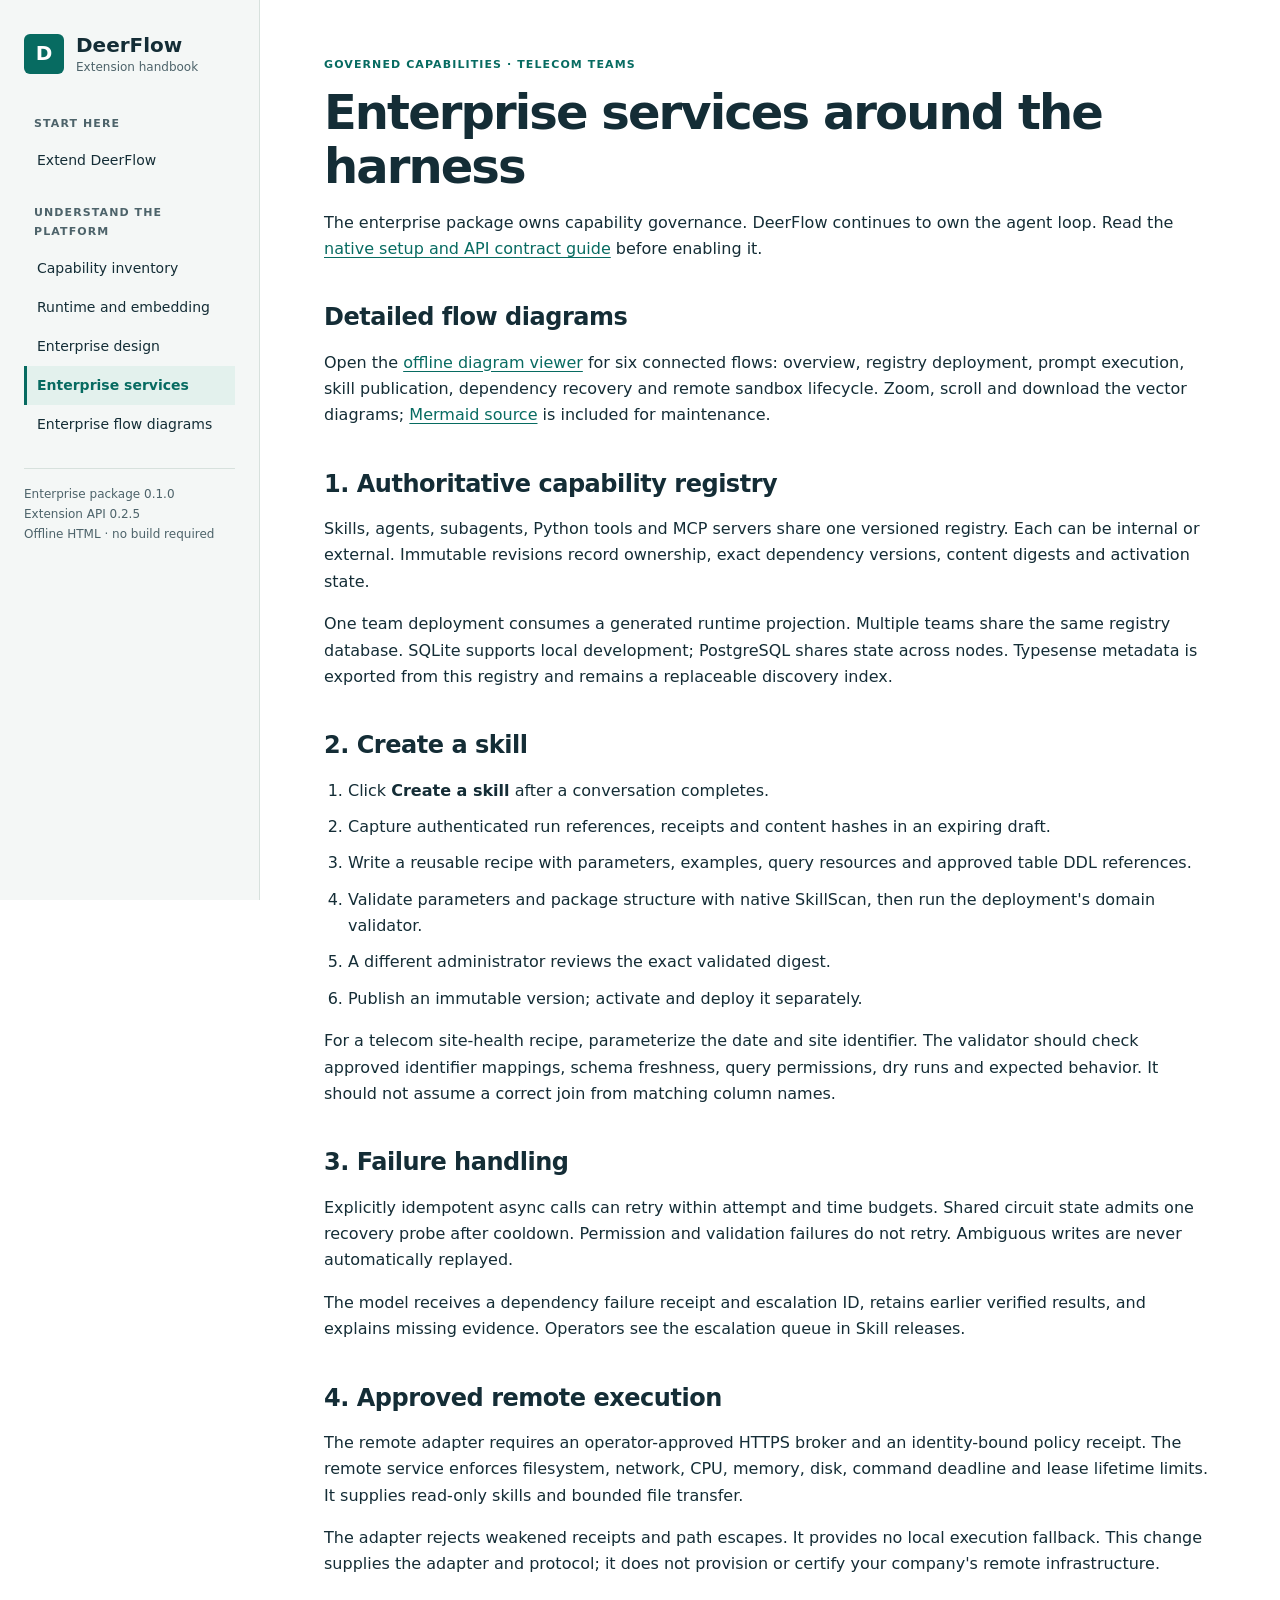
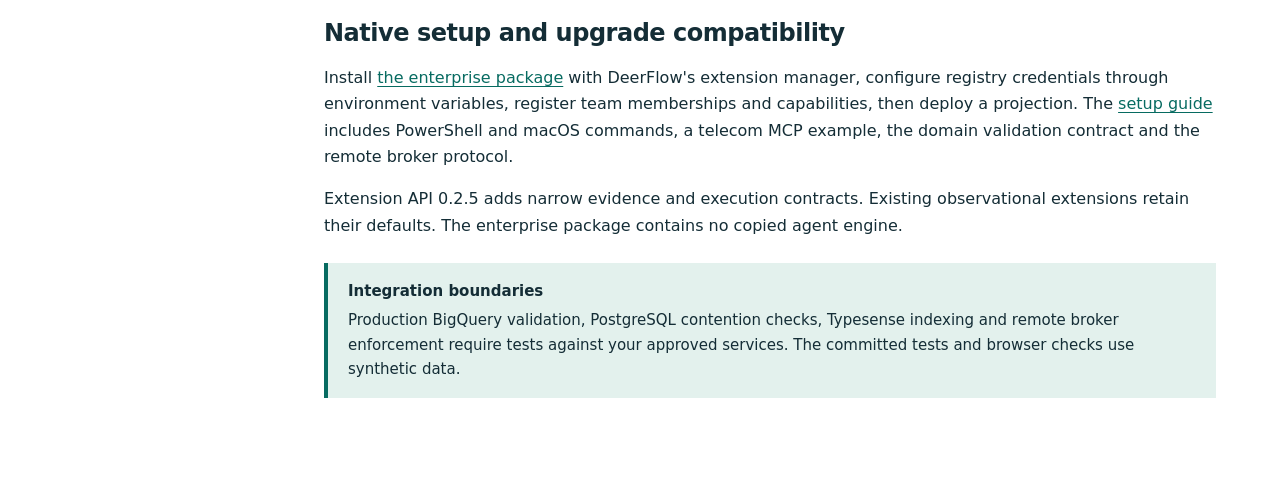
<file: docs/enterprise-services.html>
<!doctype html>
<html lang="en">
<head>
  <meta charset="utf-8">
  <meta name="viewport" content="width=device-width, initial-scale=1">
  <meta name="description" content="Enterprise capability registry, reviewed skill releases, dependency recovery and remote sandbox integration for DeerFlow.">
  <title>Enterprise services · DeerFlow handbook</title>
  <link rel="icon" href="assets/guide-icon.svg" type="image/svg+xml">
  <link rel="stylesheet" href="assets/guide.css">
</head>
<body>
  <a class="skip-link" href="#main">Skip to content</a>
  <aside class="sidebar">
    <a class="brand" href="index.html"><span class="brand-mark" aria-hidden="true">D</span><span>DeerFlow<span class="brand-sub">Extension handbook</span></span></a>
    <nav aria-label="Handbook navigation">
      <div class="nav-group"><p>Start here</p><a href="index.html">Extend DeerFlow</a></div>
      <div class="nav-group"><p>Understand the platform</p><a href="capabilities.html">Capability inventory</a><a href="capabilities-runtime.html">Runtime and embedding</a><a href="enterprise-fit.html">Enterprise design</a><a href="enterprise-services.html" aria-current="page">Enterprise services</a><a href="enterprise-flow.html">Enterprise flow diagrams</a></div>
    </nav>
    <div class="sidebar-meta">Enterprise package 0.1.0<br>Extension API 0.2.5<br>Offline HTML · no build required</div>
  </aside>
  <main id="main" tabindex="-1"><article>
    <header><p class="eyebrow">Governed capabilities · telecom teams</p><h1>Enterprise services around the harness</h1><p>The enterprise package owns capability governance. DeerFlow continues to own the agent loop. Read the <a href="enterprise-services.md">native setup and API contract guide</a> before enabling it.</p></header>
    <section id="flows"><h2>Detailed flow diagrams</h2><p>Open the <a href="enterprise-flow.html">offline diagram viewer</a> for six connected flows: overview, registry deployment, prompt execution, skill publication, dependency recovery and remote sandbox lifecycle. Zoom, scroll and download the vector diagrams; <a href="enterprise-flow.md">Mermaid source</a> is included for maintenance.</p></section><section id="registry"><h2>1. Authoritative capability registry</h2><p>Skills, agents, subagents, Python tools and MCP servers share one versioned registry. Each can be internal or external. Immutable revisions record ownership, exact dependency versions, content digests and activation state.</p><p>One team deployment consumes a generated runtime projection. Multiple teams share the same registry database. SQLite supports local development; PostgreSQL shares state across nodes. Typesense metadata is exported from this registry and remains a replaceable discovery index.</p></section>
    <section id="workflow"><h2>2. Create a skill</h2><ol><li>Click <strong>Create a skill</strong> after a conversation completes.</li><li>Capture authenticated run references, receipts and content hashes in an expiring draft.</li><li>Write a reusable recipe with parameters, examples, query resources and approved table DDL references.</li><li>Validate parameters and package structure with native SkillScan, then run the deployment's domain validator.</li><li>A different administrator reviews the exact validated digest.</li><li>Publish an immutable version; activate and deploy it separately.</li></ol><p>For a telecom site-health recipe, parameterize the date and site identifier. The validator should check approved identifier mappings, schema freshness, query permissions, dry runs and expected behavior. It should not assume a correct join from matching column names.</p></section>
    <section id="recovery"><h2>3. Failure handling</h2><p>Explicitly idempotent async calls can retry within attempt and time budgets. Shared circuit state admits one recovery probe after cooldown. Permission and validation failures do not retry. Ambiguous writes are never automatically replayed.</p><p>The model receives a dependency failure receipt and escalation ID, retains earlier verified results, and explains missing evidence. Operators see the escalation queue in Skill releases.</p></section>
    <section id="isolation"><h2>4. Approved remote execution</h2><p>The remote adapter requires an operator-approved HTTPS broker and an identity-bound policy receipt. The remote service enforces filesystem, network, CPU, memory, disk, command deadline and lease lifetime limits. It supplies read-only skills and bounded file transfer.</p><p>The adapter rejects weakened receipts and path escapes. It provides no local execution fallback. This change supplies the adapter and protocol; it does not provision or certify your company's remote infrastructure.</p></section>
    <section id="setup"><h2>Native setup and upgrade compatibility</h2><p>Install <a href="../extensions/enterprise/README.md">the enterprise package</a> with DeerFlow's extension manager, configure registry credentials through environment variables, register team memberships and capabilities, then deploy a projection. The <a href="enterprise-services.md">setup guide</a> includes PowerShell and macOS commands, a telecom MCP example, the domain validation contract and the remote broker protocol.</p><p>Extension API 0.2.5 adds narrow evidence and execution contracts. Existing observational extensions retain their defaults. The enterprise package contains no copied agent engine.</p><div class="note"><strong>Integration boundaries</strong>Production BigQuery validation, PostgreSQL contention checks, Typesense indexing and remote broker enforcement require tests against your approved services. The committed tests and browser checks use synthetic data.</div></section>
  </article></main>
</body>
</html>
</file>
<file: docs/assets/guide.css>
:root {
  --ink: #142d36;
  --muted: #4d636a;
  --accent: #076b61;
  --accent-soft: #e3f1ed;
  --paper: #fff;
  --surface: #f4f7f6;
  --line: #d7e1dd;
  --code: #102c35;
  color-scheme: light;
  font-family: "Segoe UI", system-ui, sans-serif;
  font-size: 16px;
  line-height: 1.65;
  color: var(--ink);
  background: var(--paper);
}
* { box-sizing: border-box; }
body { margin: 0; }
a { color: var(--accent); text-underline-offset: .2em; }
a:hover { text-decoration-thickness: 2px; }
a:focus-visible, summary:focus-visible, .table-wrap:focus-visible, pre:focus-visible {
  outline: 3px solid var(--accent);
  outline-offset: 4px;
}
.skip-link {
  position: fixed;
  top: .5rem;
  left: .5rem;
  padding: .5rem 1rem;
  background: var(--paper);
  z-index: 5;
  transform: translateY(-180%);
}
.skip-link:focus { transform: translateY(0); }
.sidebar {
  width: 260px;
  position: fixed;
  inset: 0 auto 0 0;
  overflow-y: auto;
  border-right: 1px solid var(--line);
  padding: 2rem 1.5rem;
  background: var(--surface);
}
.brand {
  display: flex;
  align-items: center;
  gap: .75rem;
  color: var(--ink);
  text-decoration: none;
  font-size: 1.25rem;
  font-weight: 700;
  line-height: 1.35;
  margin-bottom: 2.5rem;
}
.brand-mark {
  background: var(--accent);
  color: white;
  display: grid;
  place-items: center;
  width: 2.5rem;
  height: 2.5rem;
  border-radius: .375rem;
}
.brand-sub { display: block; color: var(--muted); font-size: .75rem; font-weight: 400; }
.nav-group { margin-bottom: 1.5rem; }
.nav-group p, .eyebrow {
  font-size: .6875rem;
  text-transform: uppercase;
  letter-spacing: .1em;
  font-weight: 700;
}
.nav-group p { margin: 0 0 .5rem .625rem; color: var(--muted); }
.nav-group a {
  display: block;
  text-decoration: none;
  color: var(--ink);
  font-size: .875rem;
  padding: .5rem .625rem;
  border-left: 3px solid transparent;
}
.nav-group a:hover { background: var(--accent-soft); }
.nav-group a[aria-current="page"] { background: var(--accent-soft); border-color: var(--accent); color: var(--accent); font-weight: 650; }
.sidebar-meta { border-top: 1px solid var(--line); padding-top: 1rem; color: var(--muted); font-size: .75rem; }
main { margin-left: 260px; padding: 3.5rem clamp(1.5rem, 5vw, 5rem); max-width: 1360px; }
.page-header { border-bottom: 1px solid var(--line); padding-bottom: 1.75rem; margin-bottom: 1.5rem; }
.eyebrow { color: var(--accent); margin: 0 0 .75rem; }
h1 { font-size: clamp(2rem, 4vw, 3rem); letter-spacing: -.04em; line-height: 1.12; margin: 0 0 1rem; font-weight: 700; }
.lede { color: var(--muted); font-size: 1.125rem; max-width: 52rem; margin: 0; }
.baseline { margin-top: 1.25rem; font-size: .75rem; color: var(--muted); }
.baseline span { padding: 0 .5rem; }
.toc { display: flex; flex-wrap: wrap; gap: .5rem 1rem; font-size: .8125rem; padding: 0 0 1.75rem; border-bottom: 1px solid var(--line); }
.toc > span { width: 100%; color: var(--muted); font-weight: 600; }
article { max-width: 64rem; }
section { margin: 2.5rem 0; scroll-margin-top: 1rem; }
h2 { font-size: 1.5rem; line-height: 1.3; letter-spacing: -.02em; margin: 0 0 1rem; }
h3 { font-size: 1.125rem; }
p { margin: 0 0 1rem; }
li { margin-bottom: .625rem; }
ol, ul { padding-left: 1.5rem; }
code { font-family: Consolas, "SFMono-Regular", monospace; font-size: .875em; background: var(--surface); padding: .125rem .25rem; border-radius: .2rem; overflow-wrap: anywhere; }
.code-label { font-size: .6875rem; letter-spacing: .03em; background: #20434c; color: #e6eeeb; padding: .5rem 1rem; margin-top: 1.5rem; border-radius: .375rem .375rem 0 0; }
pre { background: var(--code); color: #e8f2ed; padding: 1rem 1.25rem; overflow: auto; margin: 0 0 1.5rem; border-radius: 0 0 .375rem .375rem; font-size: .8125rem; line-height: 1.65; tab-size: 4; }
pre code { background: none; padding: 0; border-radius: 0; font-size: inherit; overflow-wrap: normal; }
.table-wrap { overflow-x: auto; max-width: 100%; margin: 1.5rem 0; border: 1px solid var(--line); border-radius: .375rem; }
table { width: 100%; border-collapse: collapse; font-size: .875rem; text-align: left; }
th, td { padding: .875rem 1rem; vertical-align: top; border-bottom: 1px solid var(--line); overflow-wrap: anywhere; }
th { background: var(--surface); font-weight: 650; }
tr:last-child td { border-bottom: none; }
td:first-child { min-width: 10rem; }
.note { border-left: 4px solid var(--accent); background: var(--accent-soft); padding: 1rem 1.25rem; margin: 1.5rem 0; font-size: .9375rem; }
.note strong { display: block; margin-bottom: .25rem; }
.status { display: inline-block; padding: .25rem .625rem; font-size: .75rem; color: var(--accent); background: var(--accent-soft); font-weight: 650; border-radius: .25rem; margin-bottom: 1rem; }
details { border: 1px solid var(--line); border-radius: .375rem; padding: 1rem 1.25rem; margin: 1.5rem 0; }
summary { cursor: pointer; color: var(--accent); font-weight: 650; }
details[open] summary { margin-bottom: 1rem; }
.reading-list { border-top: 1px solid var(--line); }
.reading-list a { display: block; border-bottom: 1px solid var(--line); padding: 1rem 0; text-decoration: none; }
.reading-list strong { display: block; }
.reading-list span { display: block; color: var(--muted); font-size: .875rem; }
.flow { list-style: decimal-leading-zero; }
.flow li { padding: .75rem .5rem; border-bottom: 1px solid var(--line); }
.flow strong, .flow span { display: block; }
.flow span { color: var(--muted); }
blockquote { font-size: 1.125rem; margin: 1.5rem 0; padding: 1rem 1.25rem; border-left: 4px solid var(--accent); background: var(--surface); }
.sources { border-top: 1px solid var(--line); padding-top: 2rem; }
.sources h2 { font-size: 1.125rem; }
.sources p, .sources ul { font-size: .8125rem; }
.source-path { display: block; color: var(--muted); font-family: Consolas, monospace; font-size: .75rem; overflow-wrap: anywhere; }
footer { border-top: 1px solid var(--line); margin-top: 3rem; padding-top: 1.5rem; font-size: .75rem; color: var(--muted); }
@media (max-width: 800px) {
  .sidebar { position: static; width: auto; border-right: 0; border-bottom: 1px solid var(--line); padding: 1rem 1.25rem; }
  .brand { margin-bottom: 1rem; }
  .sidebar nav { display: grid; grid-template-columns: repeat(2, minmax(0, 1fr)); gap: .75rem; }
  .nav-group { margin-bottom: 0; }
  .nav-group:first-child { grid-column: 1 / -1; }
  .nav-group a { padding: .5rem; }
  .sidebar-meta { display: none; }
  main { margin-left: 0; padding: 2rem 1.25rem; }
  .toc { gap: .625rem 1rem; }
  th, td { padding: .75rem; }
}
@media print {
  .sidebar, .skip-link, .toc, footer { display: none; }
  main { margin: 0; padding: 0; max-width: none; }
  a { color: inherit; }
  pre { white-space: pre-wrap; overflow: visible; color: #142d36; background: #f4f7f6; }
  .code-label { color: #142d36; background: #e3f1ed; }
  .table-wrap { overflow: visible; }
  h2 { break-after: avoid; }
}
</file>
